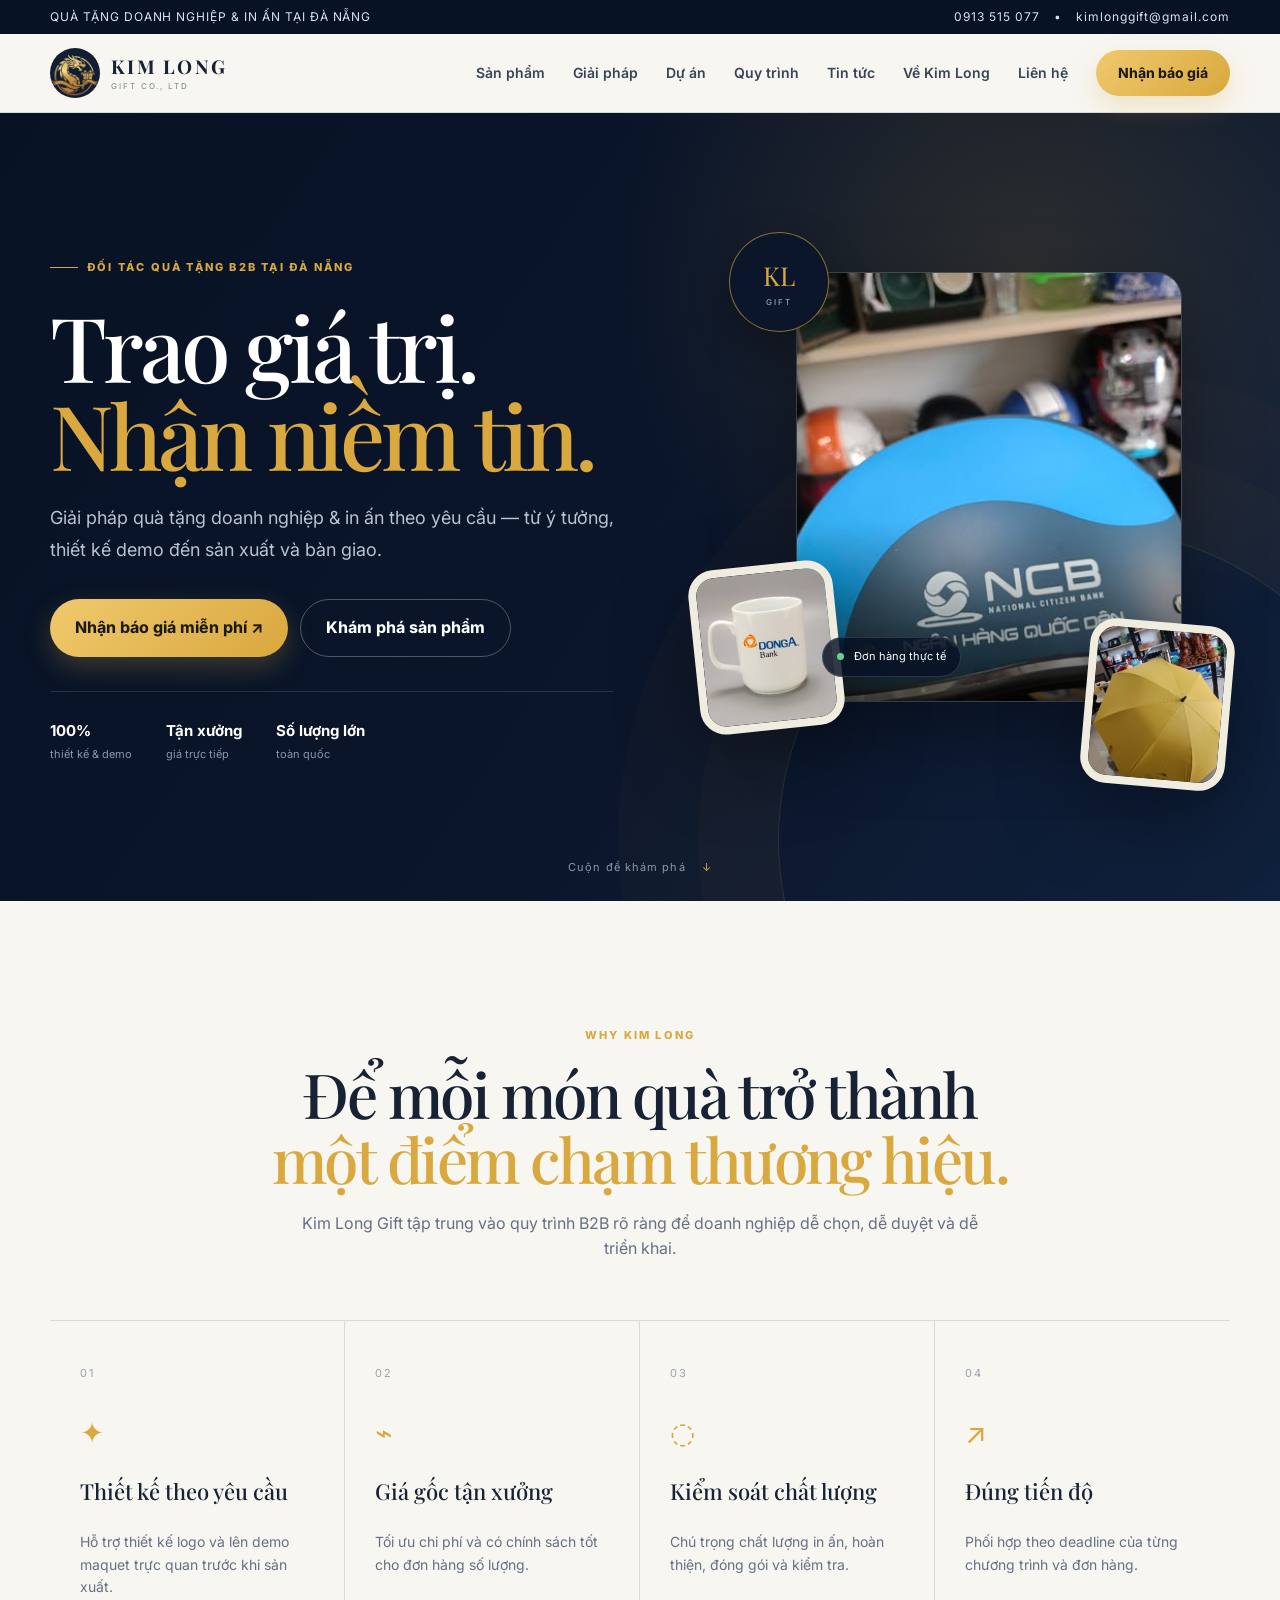
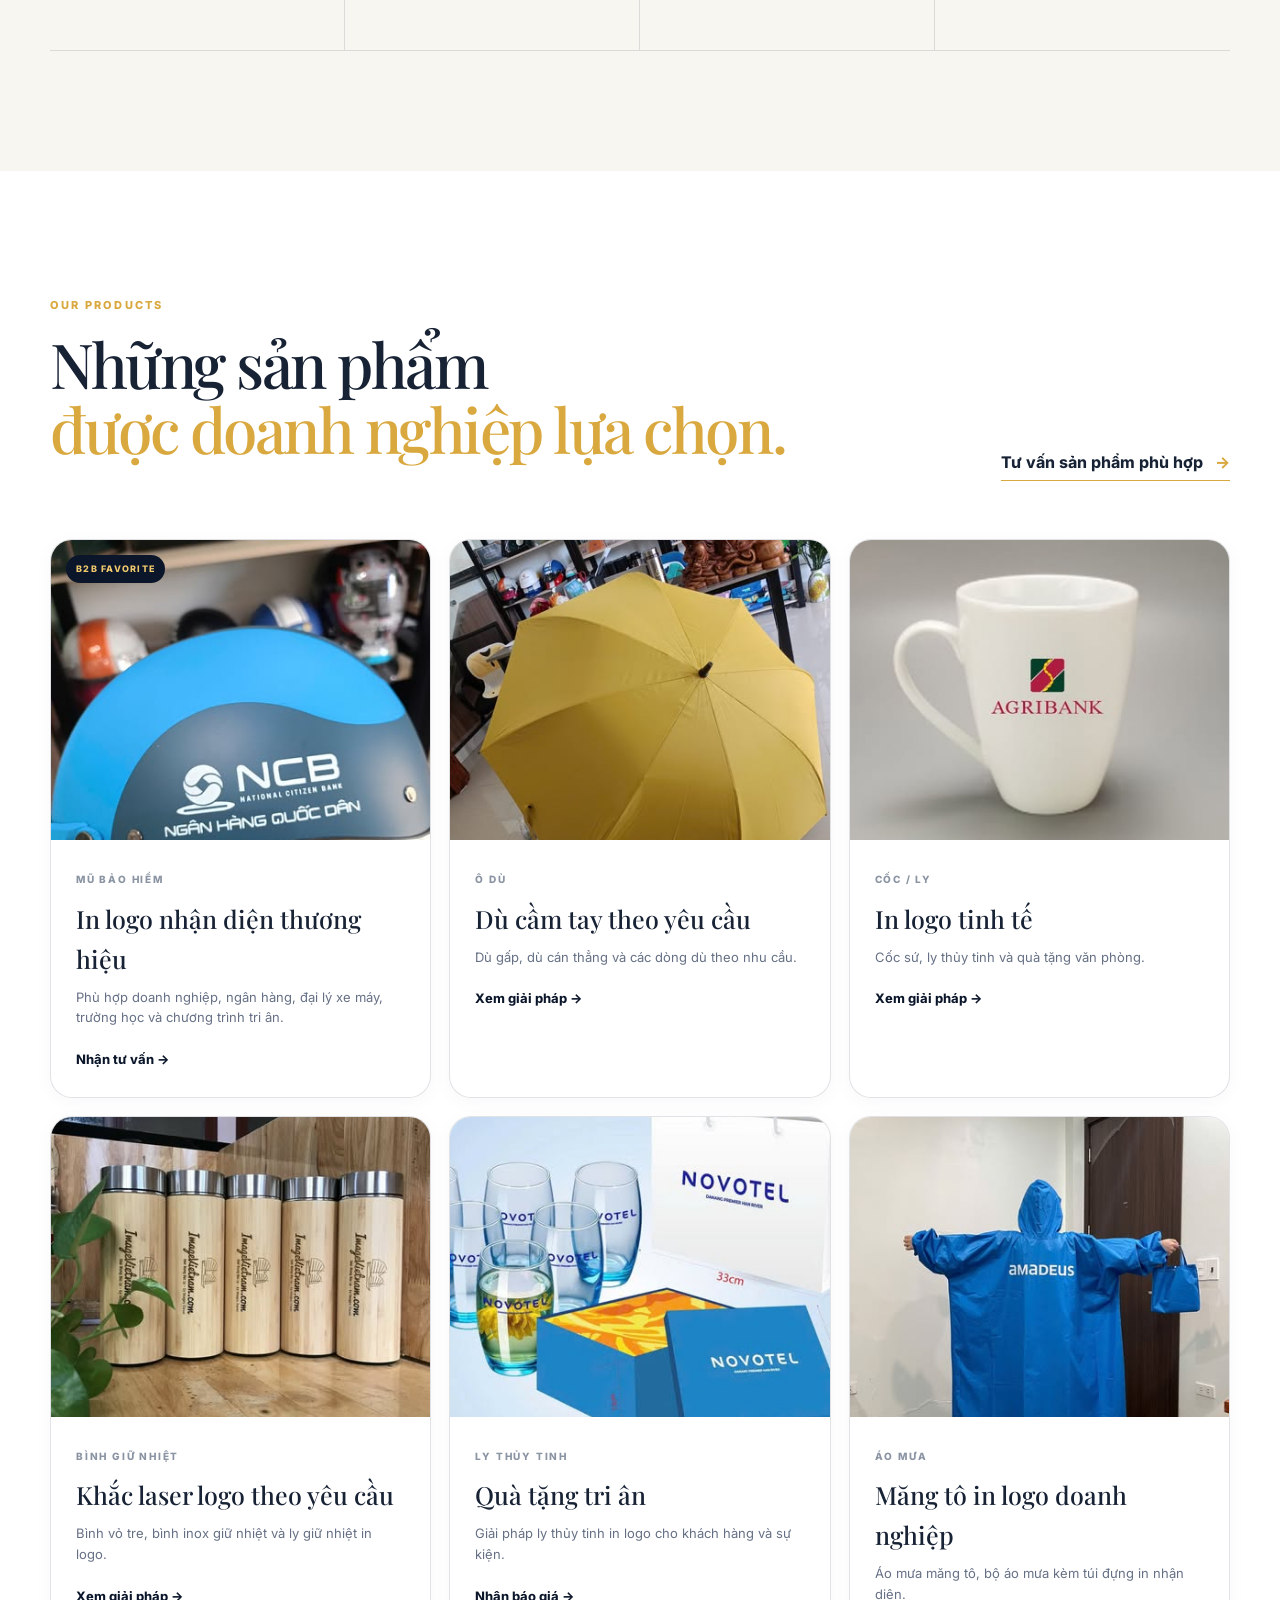
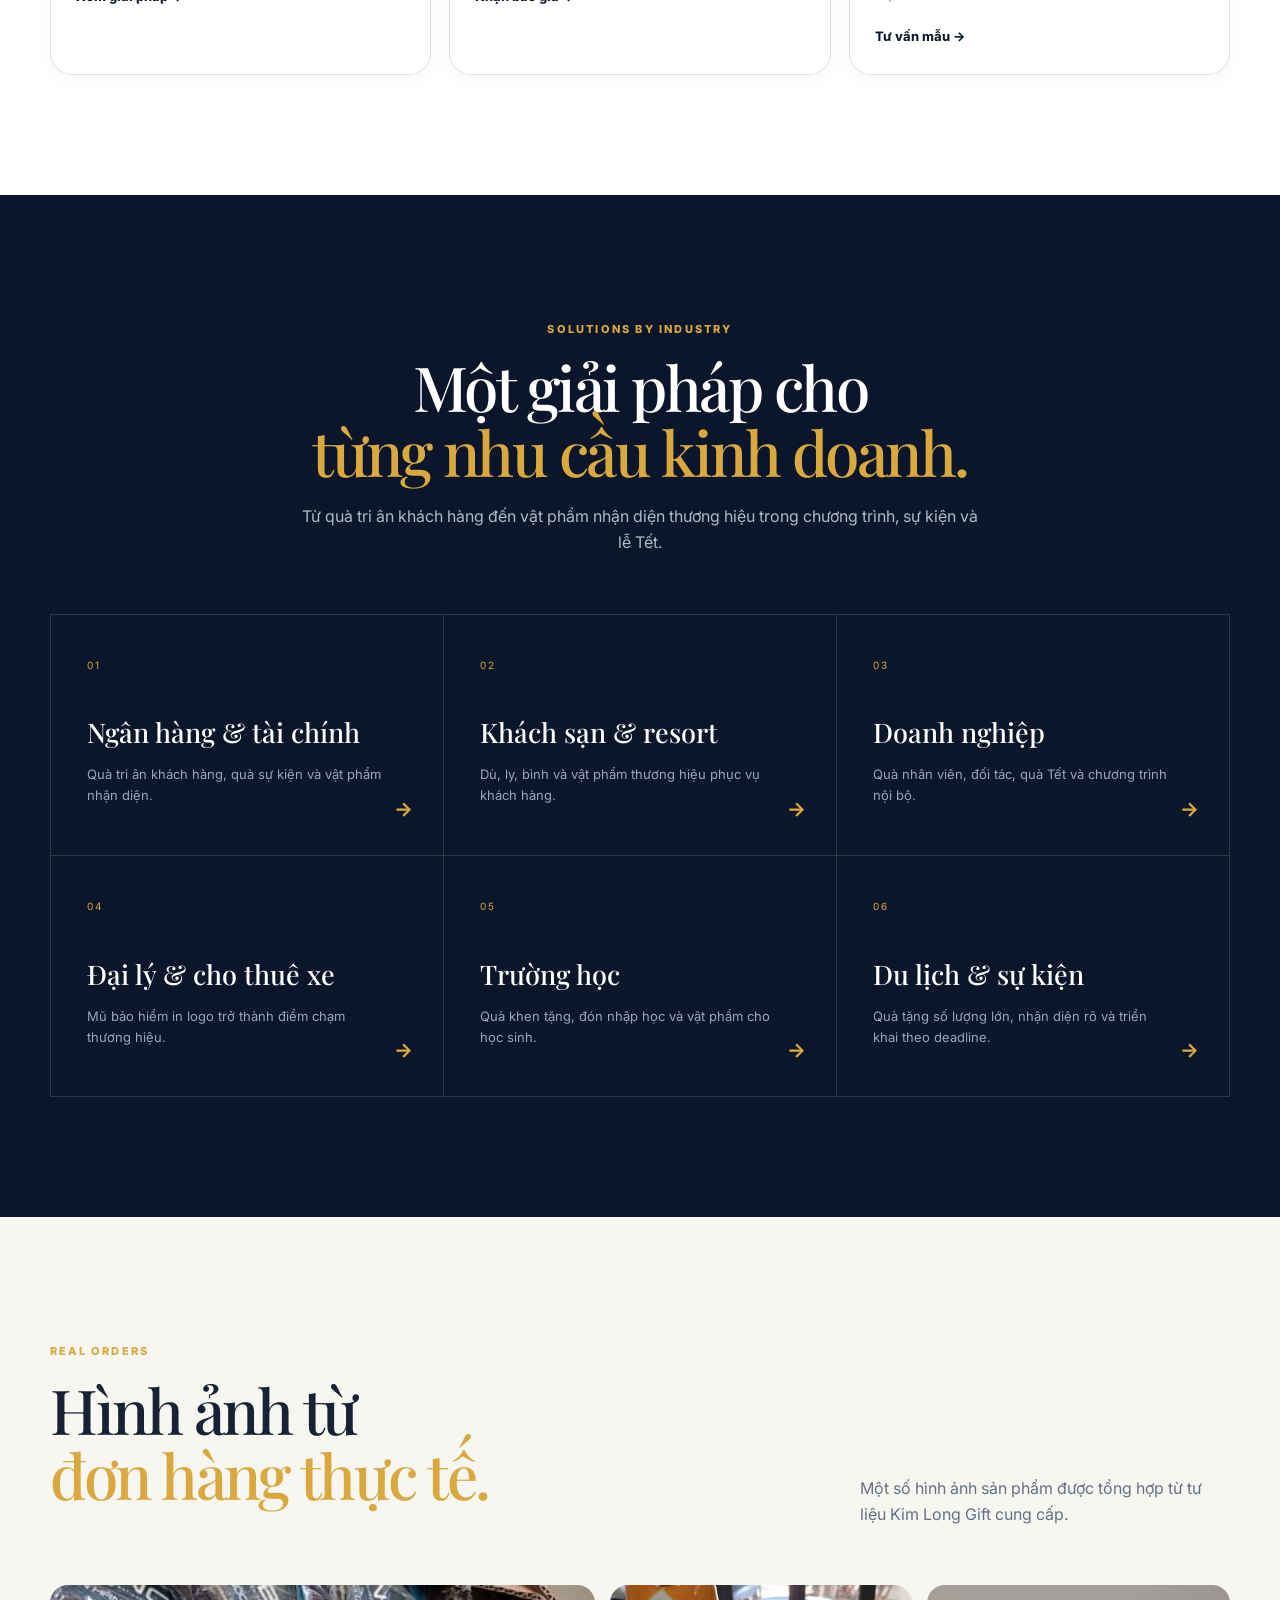
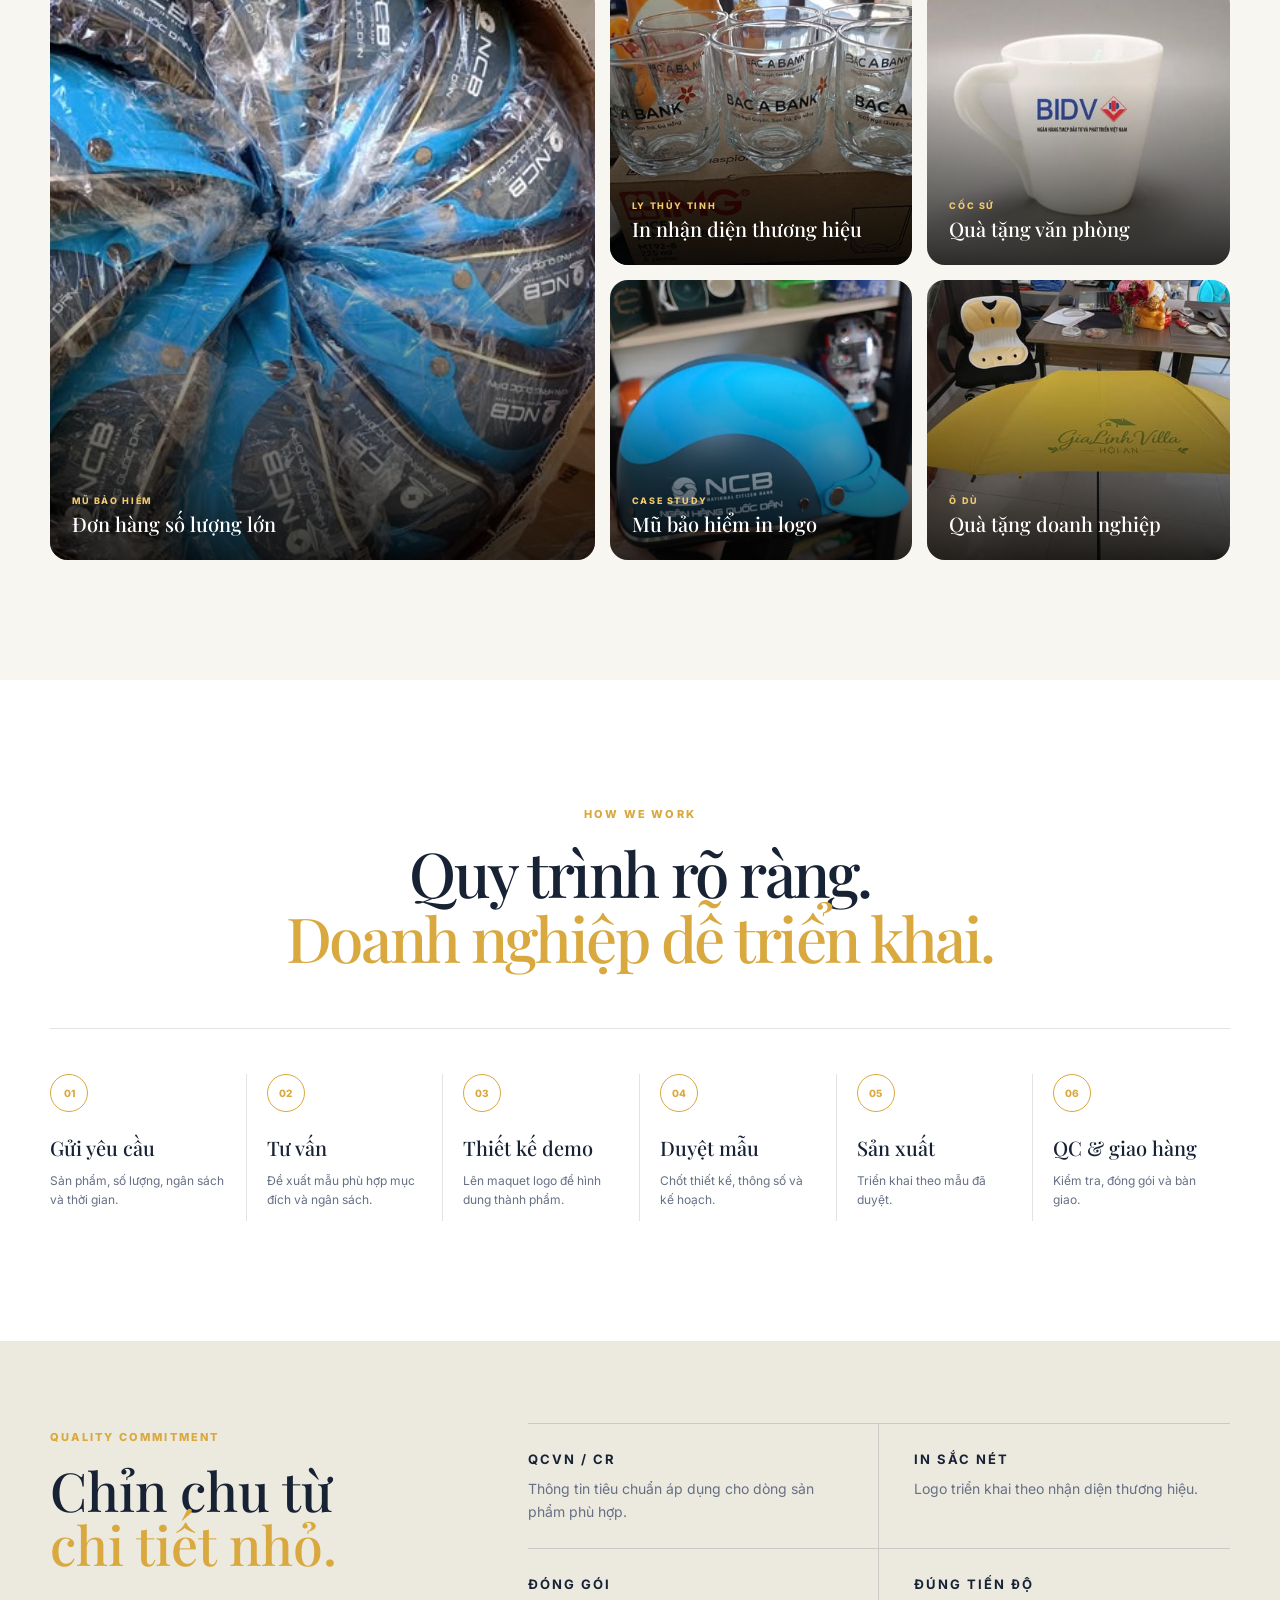
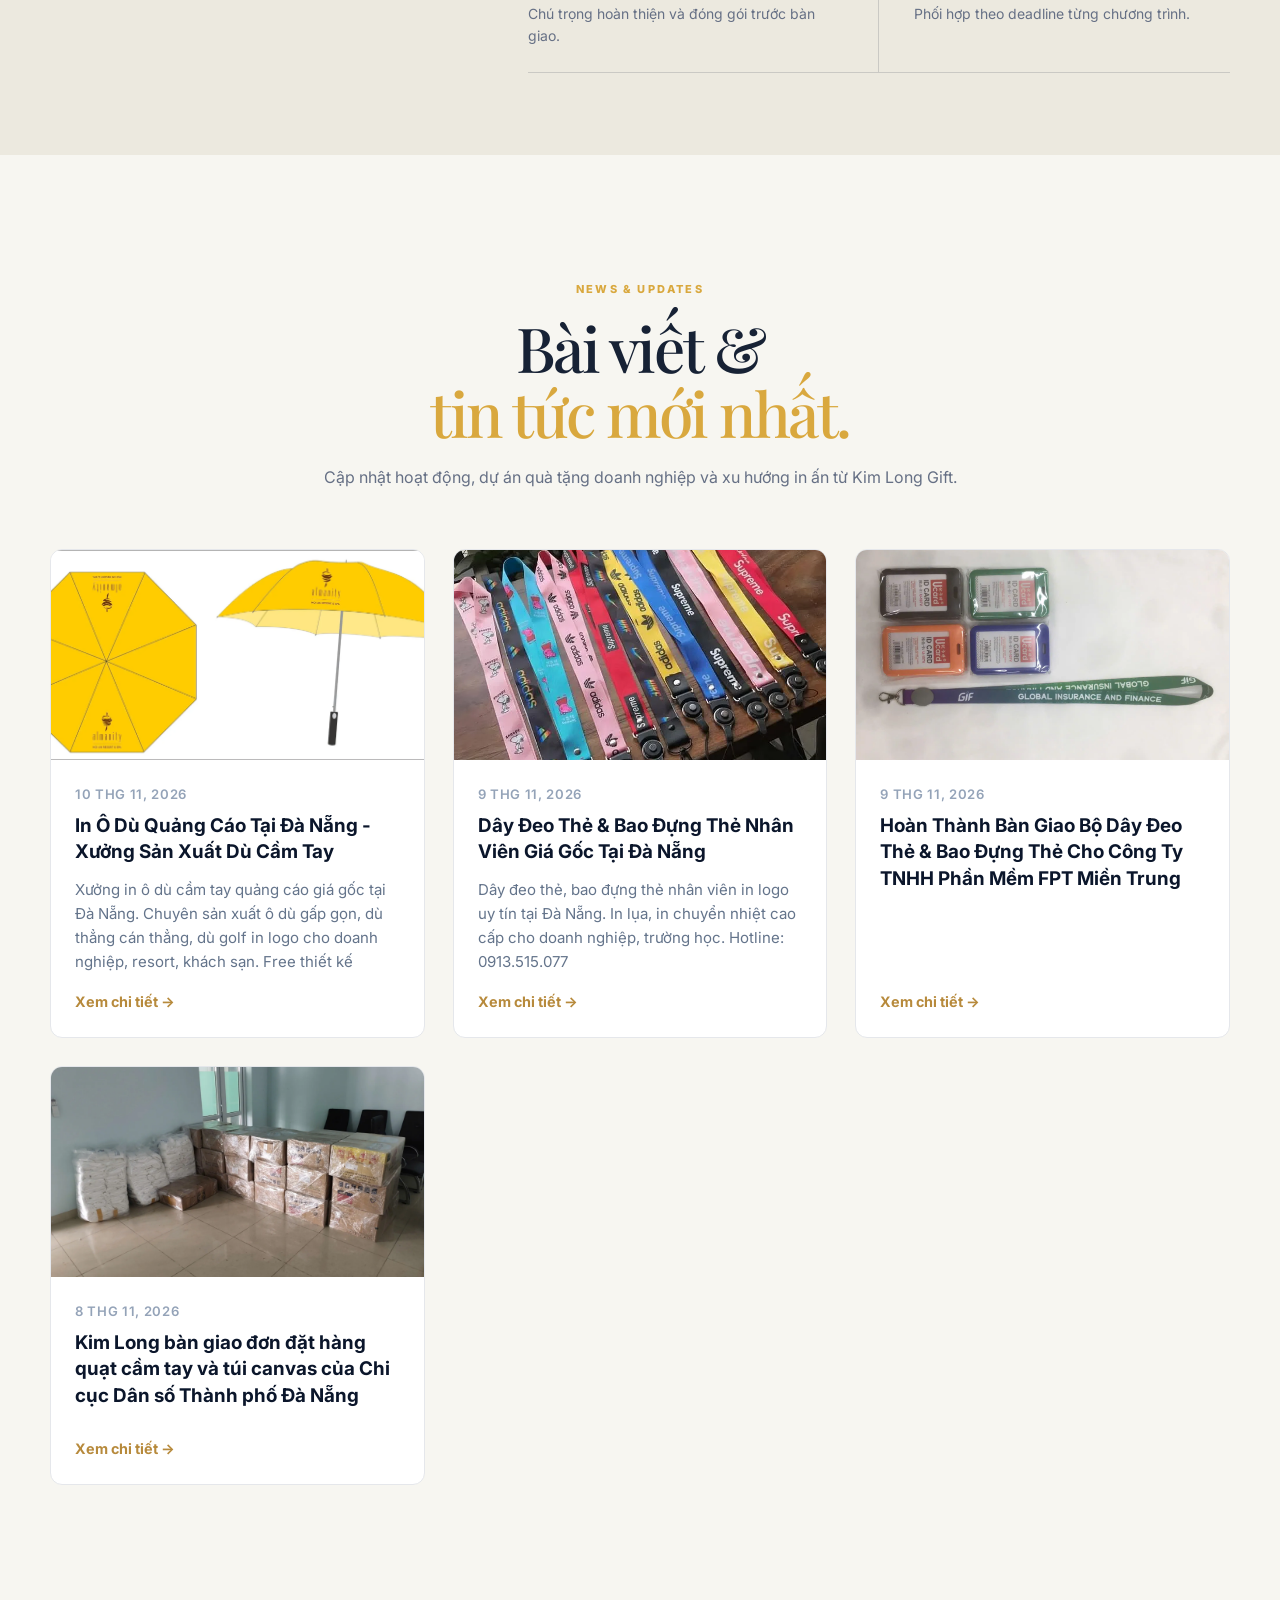
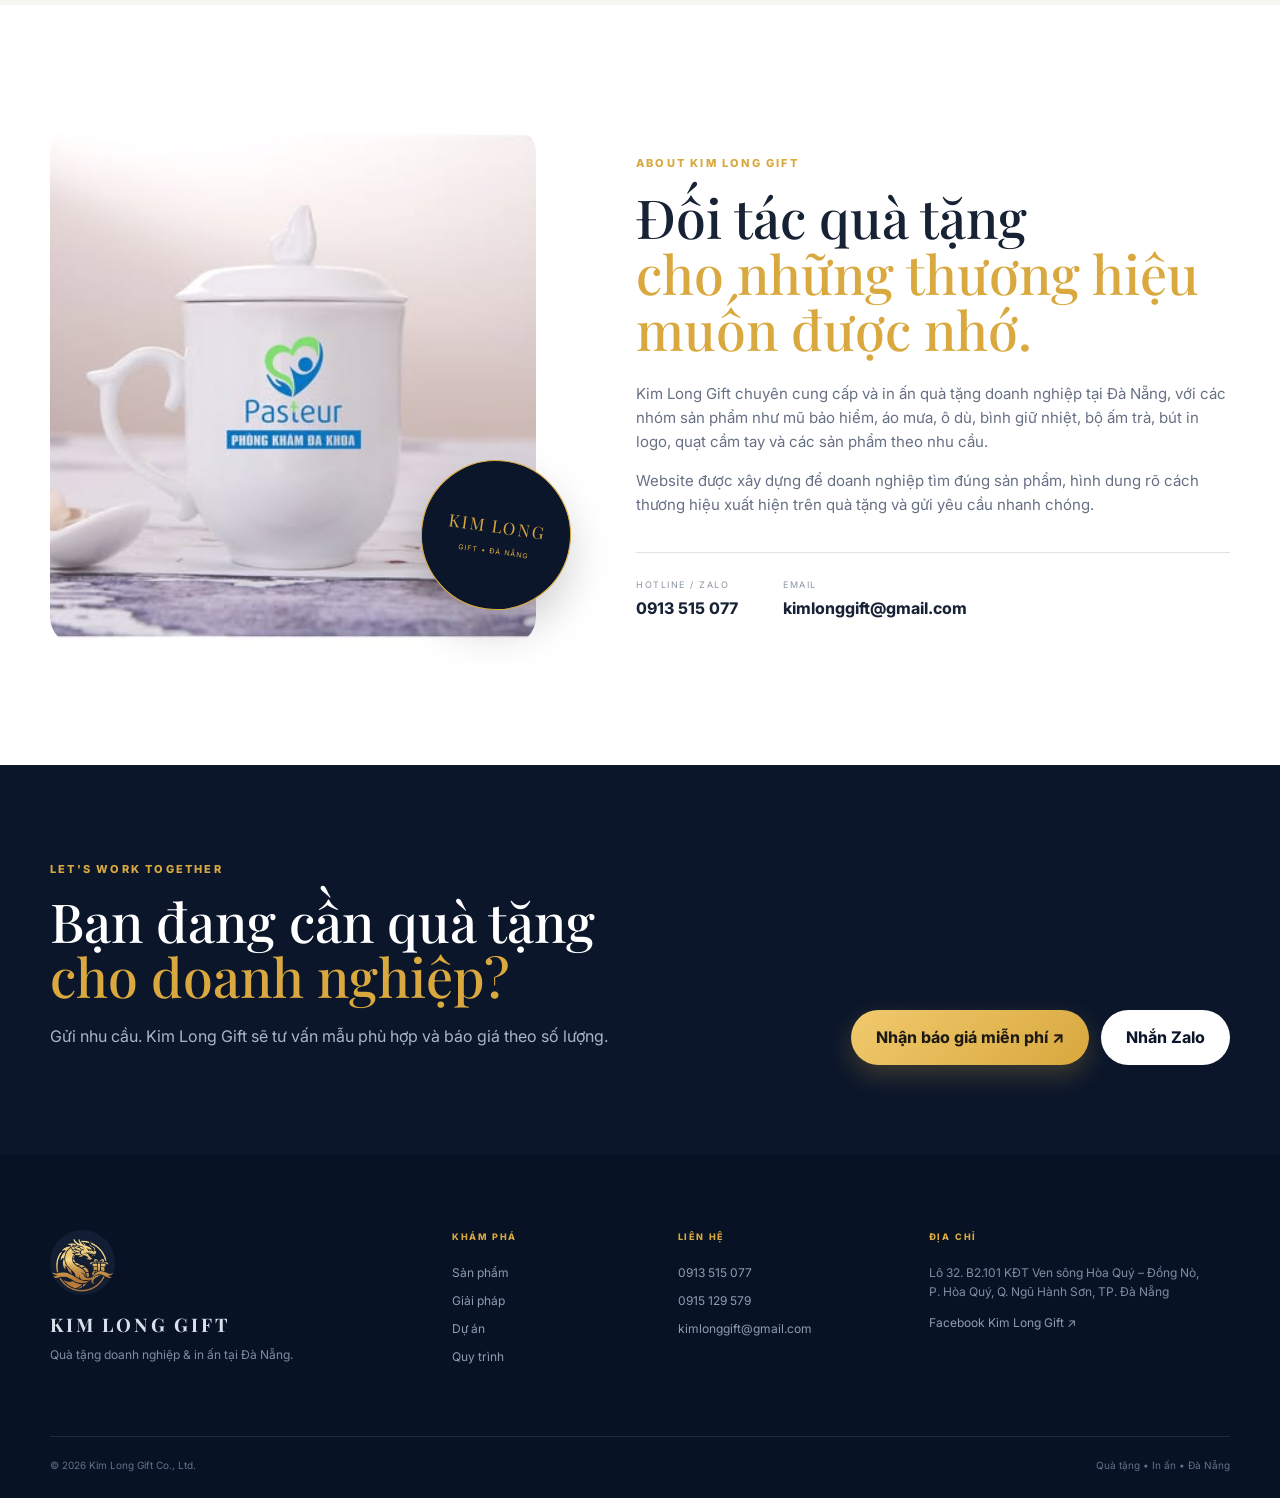
<file: index.html>
<!doctype html><html lang="vi"><head><meta charset="utf-8"><meta name="viewport" content="width=device-width,initial-scale=1"><meta name="theme-color" content="#0b162b"><meta name="description" content="Kim Long Gift – quà tặng doanh nghiệp và in ấn logo tại Đà Nẵng."><meta property="og:title" content="Kim Long Gift | Quà tặng doanh nghiệp & in ấn"><meta property="og:description" content="Giải pháp quà tặng doanh nghiệp từ tư vấn, thiết kế demo đến sản xuất và giao hàng."><title>Kim Long Gift | Quà tặng doanh nghiệp & in ấn Đà Nẵng</title><link rel="icon" href="assets/logo-mark.jpg"><link rel="preconnect" href="https://fonts.googleapis.com"><link rel="preconnect" href="https://fonts.gstatic.com" crossorigin><link rel="stylesheet" href="https://fonts.googleapis.com/css2?family=Playfair+Display:wght@400;500;600&family=Inter:wght@400;600;700;800&display=swap&subset=vietnamese,latin"><link rel="stylesheet" href="styles.css"><script src="https://identity.netlify.com/v1/netlify-identity-widget.js"></script></head><body><div class="topbar"><div class="container topbar-inner"><span>QUÀ TẶNG DOANH NGHIỆP & IN ẤN TẠI ĐÀ NẴNG</span><div class="top-links"><a href="tel:+84913515077">0913 515 077</a><span>•</span><a href="mailto:kimlonggift@gmail.com">kimlonggift@gmail.com</a></div></div></div><header class="site-header"><div class="container nav-wrap"><a class="brand" href="#home"><img src="assets/logo-mark.jpg" alt="Kim Long Gift" class="brand-logo"><div class="brand-copy"><strong>KIM LONG</strong><span>GIFT CO., LTD</span></div></a><button class="menu-toggle" aria-label="Mở menu" aria-expanded="false">☰</button><nav class="nav" id="nav"><a href="#products">Sản phẩm</a><a href="#solutions">Giải pháp</a><a href="#projects">Dự án</a><a href="#process">Quy trình</a><a href="#news">Tin tức</a><a href="#about">Về Kim Long</a><a href="#contact">Liên hệ</a><button class="btn btn-gold nav-cta" data-open-quote>Nhận báo giá</button></nav></div></header><main><section class="hero" id="home"><div class="container hero-grid"><div class="hero-copy reveal"><div class="eyebrow"><span></span> ĐỐI TÁC QUÀ TẶNG B2B TẠI ĐÀ NẴNG</div><h1>Trao giá trị.<br><em>Nhận niềm tin.</em></h1><p class="hero-lead">Giải pháp quà tặng doanh nghiệp & in ấn theo yêu cầu — từ ý tưởng, thiết kế demo đến sản xuất và bàn giao.</p><div class="hero-actions"><button class="btn btn-gold btn-lg" data-open-quote>Nhận báo giá miễn phí <span>↗</span></button><a class="btn btn-outline btn-lg" href="#products">Khám phá sản phẩm</a></div><div class="trust-row"><div><strong>100%</strong><span>thiết kế & demo</span></div><div><strong>Tận xưởng</strong><span>giá trực tiếp</span></div><div><strong>Số lượng lớn</strong><span>toàn quốc</span></div></div></div><div class="hero-showcase reveal"><div class="hero-card main-card"><img src="assets/helmet-ncb.jpg" alt="Mũ bảo hiểm nửa đầu in logo NCB - Ngân hàng Quốc Dân"><div class="floating-tag"><span class="dot"></span> Đơn hàng thực tế</div></div><div class="hero-card small-card small-one"><img src="assets/cup-donga.jpg" alt="Cốc sứ in logo DongA Bank"></div><div class="hero-card small-card small-two"><img src="assets/umbrella.jpg" alt="Ô dù cán thẳng in logo doanh nghiệp"></div><div class="seal"><span>KL</span><small>GIFT</small></div></div></div><a class="scroll-hint" href="#why">Cuộn để khám phá <span>↓</span></a></section><section class="section why" id="why"><div class="container"><div class="section-head centered reveal"><span class="section-kicker">WHY KIM LONG</span><h2>Để mỗi món quà trở thành<br><em>một điểm chạm thương hiệu.</em></h2><p>Kim Long Gift tập trung vào quy trình B2B rõ ràng để doanh nghiệp dễ chọn, dễ duyệt và dễ triển khai.</p></div><div class="feature-grid"><article class="feature-card reveal"><span class="feature-no">01</span><div class="feature-icon">✦</div><h3>Thiết kế theo yêu cầu</h3><p>Hỗ trợ thiết kế logo và lên demo maquet trực quan trước khi sản xuất.</p></article><article class="feature-card reveal"><span class="feature-no">02</span><div class="feature-icon">⌁</div><h3>Giá gốc tận xưởng</h3><p>Tối ưu chi phí và có chính sách tốt cho đơn hàng số lượng.</p></article><article class="feature-card reveal"><span class="feature-no">03</span><div class="feature-icon">◌</div><h3>Kiểm soát chất lượng</h3><p>Chú trọng chất lượng in ấn, hoàn thiện, đóng gói và kiểm tra.</p></article><article class="feature-card reveal"><span class="feature-no">04</span><div class="feature-icon">↗</div><h3>Đúng tiến độ</h3><p>Phối hợp theo deadline của từng chương trình và đơn hàng.</p></article></div></div></section><section class="section products" id="products"><div class="container"><div class="section-head row-head reveal"><div><span class="section-kicker">OUR PRODUCTS</span><h2>Những sản phẩm<br><em>được doanh nghiệp lựa chọn.</em></h2></div><a class="text-link" href="#contact">Tư vấn sản phẩm phù hợp <span>→</span></a></div><div class="product-grid"><article class="product-card product-feature reveal"><div class="product-image"><img src="assets/helmet-ncb.jpg" alt="Mũ bảo hiểm in logo"><span class="product-label">B2B FAVORITE</span></div><div class="product-body"><span>MŨ BẢO HIỂM</span><h3>In logo nhận diện thương hiệu</h3><p>Phù hợp doanh nghiệp, ngân hàng, đại lý xe máy, trường học và chương trình tri ân.</p><a href="#contact">Nhận tư vấn →</a></div></article><article class="product-card reveal"><div class="product-image"><img src="assets/umbrella.jpg" alt="Ô dù in logo"></div><div class="product-body"><span>Ô DÙ</span><h3>Dù cầm tay theo yêu cầu</h3><p>Dù gấp, dù cán thẳng và các dòng dù theo nhu cầu.</p><a href="#contact">Xem giải pháp →</a></div></article><article class="product-card reveal"><div class="product-image"><img src="assets/cup-agribank.jpg" alt="Cốc sứ in logo DongA Bank"></div><div class="product-body"><span>CỐC / LY</span><h3>In logo tinh tế</h3><p>Cốc sứ, ly thủy tinh và quà tặng văn phòng.</p><a href="#contact">Xem giải pháp →</a></div></article><article class="product-card reveal"><div class="product-image"><img src="assets/thermos.jpg" alt="Bình giữ nhiệt vỏ tre khắc laser logo doanh nghiệp"></div><div class="product-body"><span>BÌNH GIỮ NHIỆT</span><h3>Khắc laser logo theo yêu cầu</h3><p>Bình vỏ tre, bình inox giữ nhiệt và ly giữ nhiệt in logo.</p><a href="#contact">Xem giải pháp →</a></div></article><article class="product-card reveal"><div class="product-image"><img src="assets/glass.jpg" alt="Bộ ly thủy tinh in logo Bac A Bank"></div><div class="product-body"><span>LY THỦY TINH</span><h3>Quà tặng tri ân</h3><p>Giải pháp ly thủy tinh in logo cho khách hàng và sự kiện.</p><a href="#contact">Nhận báo giá →</a></div></article><article class="product-card reveal"><div class="product-image"><img src="assets/raincoat.jpg" alt="Áo mưa măng tô in logo doanh nghiệp"></div><div class="product-body"><span>ÁO MƯA</span><h3>Măng tô in logo doanh nghiệp</h3><p>Áo mưa măng tô, bộ áo mưa kèm túi đựng in nhận diện.</p><a href="#contact">Tư vấn mẫu →</a></div></article></div></div></section><section class="section dark solutions" id="solutions"><div class="container"><div class="section-head centered light reveal"><span class="section-kicker">SOLUTIONS BY INDUSTRY</span><h2>Một giải pháp cho<br><em>từng nhu cầu kinh doanh.</em></h2><p>Từ quà tri ân khách hàng đến vật phẩm nhận diện thương hiệu trong chương trình, sự kiện và lễ Tết.</p></div><div class="industry-grid"><article class="industry-card reveal"><span>01</span><h3>Ngân hàng & tài chính</h3><p>Quà tri ân khách hàng, quà sự kiện và vật phẩm nhận diện.</p><b>→</b></article><article class="industry-card reveal"><span>02</span><h3>Khách sạn & resort</h3><p>Dù, ly, bình và vật phẩm thương hiệu phục vụ khách hàng.</p><b>→</b></article><article class="industry-card reveal"><span>03</span><h3>Doanh nghiệp</h3><p>Quà nhân viên, đối tác, quà Tết và chương trình nội bộ.</p><b>→</b></article><article class="industry-card reveal"><span>04</span><h3>Đại lý & cho thuê xe</h3><p>Mũ bảo hiểm in logo trở thành điểm chạm thương hiệu.</p><b>→</b></article><article class="industry-card reveal"><span>05</span><h3>Trường học</h3><p>Quà khen tặng, đón nhập học và vật phẩm cho học sinh.</p><b>→</b></article><article class="industry-card reveal"><span>06</span><h3>Du lịch & sự kiện</h3><p>Quà tặng số lượng lớn, nhận diện rõ và triển khai theo deadline.</p><b>→</b></article></div></div></section><section class="section projects" id="projects"><div class="container"><div class="section-head row-head reveal"><div><span class="section-kicker">REAL ORDERS</span><h2>Hình ảnh từ<br><em>đơn hàng thực tế.</em></h2></div><p class="head-note">Một số hình ảnh sản phẩm được tổng hợp từ tư liệu Kim Long Gift cung cấp.</p></div><div class="project-mosaic"><div class="project large reveal"><img src="assets/helmets-bulk.jpg" alt="Thùng mũ bảo hiểm NCB đóng gói giao số lượng lớn"><div class="project-caption"><span>MŨ BẢO HIỂM</span><strong>Đơn hàng số lượng lớn</strong></div></div><div class="project reveal"><img src="assets/glass-logo.jpg" alt="Bộ ly thủy tinh in logo Bac A Bank"><div class="project-caption"><span>LY THỦY TINH</span><strong>In nhận diện thương hiệu</strong></div></div><div class="project reveal"><img src="assets/cup-bidv.jpg" alt="Cốc sứ in logo DongA Bank"><div class="project-caption"><span>CỐC SỨ</span><strong>Quà tặng văn phòng</strong></div></div><div class="project reveal"><img src="assets/helmet-ncb-2.jpg" alt="Mũ bảo hiểm in logo NCB - góc nghiêng"><div class="project-caption"><span>CASE STUDY</span><strong>Mũ bảo hiểm in logo</strong></div></div><div class="project reveal"><img src="assets/umbrella-yellow.jpg" alt="Ô dù gấp in logo Gia Linh Villa Hội An"><div class="project-caption"><span>Ô DÙ</span><strong>Quà tặng doanh nghiệp</strong></div></div></div></div></section><section class="section process" id="process"><div class="container"><div class="section-head centered reveal"><span class="section-kicker">HOW WE WORK</span><h2>Quy trình rõ ràng.<br><em>Doanh nghiệp dễ triển khai.</em></h2></div><div class="process-line"><div class="process-step reveal"><span>01</span><h3>Gửi yêu cầu</h3><p>Sản phẩm, số lượng, ngân sách và thời gian.</p></div><div class="process-step reveal"><span>02</span><h3>Tư vấn</h3><p>Đề xuất mẫu phù hợp mục đích và ngân sách.</p></div><div class="process-step reveal"><span>03</span><h3>Thiết kế demo</h3><p>Lên maquet logo để hình dung thành phẩm.</p></div><div class="process-step reveal"><span>04</span><h3>Duyệt mẫu</h3><p>Chốt thiết kế, thông số và kế hoạch.</p></div><div class="process-step reveal"><span>05</span><h3>Sản xuất</h3><p>Triển khai theo mẫu đã duyệt.</p></div><div class="process-step reveal"><span>06</span><h3>QC & giao hàng</h3><p>Kiểm tra, đóng gói và bàn giao.</p></div></div></div></section><section class="quality-band"><div class="container quality-grid"><div class="quality-intro reveal"><span class="section-kicker">QUALITY COMMITMENT</span><h2>Chỉn chu từ<br><em>chi tiết nhỏ.</em></h2></div><div class="quality-items"><div class="quality-item reveal"><strong>QCVN / CR</strong><span>Thông tin tiêu chuẩn áp dụng cho dòng sản phẩm phù hợp.</span></div><div class="quality-item reveal"><strong>IN SẮC NÉT</strong><span>Logo triển khai theo nhận diện thương hiệu.</span></div><div class="quality-item reveal"><strong>ĐÓNG GÓI</strong><span>Chú trọng hoàn thiện và đóng gói trước bàn giao.</span></div><div class="quality-item reveal"><strong>ĐÚNG TIẾN ĐỘ</strong><span>Phối hợp theo deadline từng chương trình.</span></div></div></div></section><section class="section news" id="news">
  <div class="container">
    <div class="section-head centered reveal">
      <span class="section-kicker">NEWS & UPDATES</span>
      <h2>Bài viết &amp;<br><em>tin tức mới nhất.</em></h2>
      <p>Cập nhật hoạt động, dự án quà tặng doanh nghiệp và xu hướng in ấn từ Kim Long Gift.</p>
    </div>
    <div class="news-grid" id="newsList">
      <!-- Dynamic posts loaded via script.js -->
    </div>
  </div>
</section><section class="section about" id="about"><div class="container about-grid"><div class="about-visual reveal"><div class="about-image"><img src="assets/about.jpg" alt="Cốc sứ có nắp in logo Pasteur - quà tặng doanh nghiệp Kim Long Gift"></div><div class="about-stamp"><span>KIM LONG</span><small>GIFT • ĐÀ NẴNG</small></div></div><div class="about-copy reveal"><span class="section-kicker">ABOUT KIM LONG GIFT</span><h2>Đối tác quà tặng<br><em>cho những thương hiệu muốn được nhớ.</em></h2><p>Kim Long Gift chuyên cung cấp và in ấn quà tặng doanh nghiệp tại Đà Nẵng, với các nhóm sản phẩm như mũ bảo hiểm, áo mưa, ô dù, bình giữ nhiệt, bộ ấm trà, bút in logo, quạt cầm tay và các sản phẩm theo nhu cầu.</p><p>Website được xây dựng để doanh nghiệp tìm đúng sản phẩm, hình dung rõ cách thương hiệu xuất hiện trên quà tặng và gửi yêu cầu nhanh chóng.</p><div class="about-contact"><div><span>HOTLINE / ZALO</span><a href="tel:+84913515077">0913 515 077</a></div><div><span>EMAIL</span><a href="mailto:kimlonggift@gmail.com">kimlonggift@gmail.com</a></div></div></div></div></section><section class="cta" id="contact"><div class="container cta-inner reveal"><div><span class="section-kicker">LET'S WORK TOGETHER</span><h2>Bạn đang cần quà tặng<br><em>cho doanh nghiệp?</em></h2><p>Gửi nhu cầu. Kim Long Gift sẽ tư vấn mẫu phù hợp và báo giá theo số lượng.</p></div><div class="cta-actions"><button class="btn btn-gold btn-lg" data-open-quote>Nhận báo giá miễn phí ↗</button><a class="btn btn-light btn-lg" href="https://zalo.me/0913515077" target="_blank" rel="noopener">Nhắn Zalo</a></div></div></section></main><footer class="footer"><div class="container footer-grid"><div class="footer-brand"><img src="assets/logo-mark.jpg" alt="Kim Long Gift"><h3>KIM LONG GIFT</h3><p>Quà tặng doanh nghiệp & in ấn tại Đà Nẵng.</p></div><div><span class="footer-title">KHÁM PHÁ</span><a href="#products">Sản phẩm</a><a href="#solutions">Giải pháp</a><a href="#projects">Dự án</a><a href="#process">Quy trình</a></div><div><span class="footer-title">LIÊN HỆ</span><a href="tel:+84913515077">0913 515 077</a><a href="tel:+84915129579">0915 129 579</a><a href="mailto:kimlonggift@gmail.com">kimlonggift@gmail.com</a></div><div><span class="footer-title">ĐỊA CHỈ</span><p>Lô 32. B2.101 KĐT Ven sông Hòa Quý – Đồng Nò, P. Hòa Quý, Q. Ngũ Hành Sơn, TP. Đà Nẵng</p><a href="https://www.facebook.com/kimlonggift" target="_blank" rel="noopener">Facebook Kim Long Gift ↗</a></div></div><div class="container footer-bottom"><span>© 2026 Kim Long Gift Co., Ltd.</span><span>Quà tặng • In ấn • Đà Nẵng</span></div></footer><div class="mobile-bar"><a href="tel:+84913515077">☎ Gọi ngay</a><a href="https://zalo.me/0913515077" target="_blank" rel="noopener">Zalo</a><button data-open-quote>Báo giá</button></div><div class="modal" id="quoteModal" aria-hidden="true"><div class="modal-backdrop" data-close-quote></div><div class="modal-panel"><button class="modal-close" data-close-quote aria-label="Đóng">×</button><span class="section-kicker">NHẬN BÁO GIÁ</span><h2>Hãy cho Kim Long biết<br><em>bạn đang cần gì.</em></h2><form id="quoteForm"><div class="form-grid"><label>Họ tên *<input name="name" required placeholder="Nguyễn Văn A"></label><label>Công ty<input name="company" placeholder="Tên doanh nghiệp"></label></div><div class="form-grid"><label>Số điện thoại *<input name="phone" required type="tel" placeholder="09xx xxx xxx"></label><label>Sản phẩm cần tìm<select name="product"><option>Mũ bảo hiểm</option><option>Ô / dù</option><option>Cốc / ly</option><option>Bình giữ nhiệt</option><option>Bút quà tặng</option><option>Sản phẩm khác</option></select></label></div><div class="form-grid"><label>Số lượng dự kiến<input name="quantity" placeholder="Ví dụ: 500 sản phẩm"></label><label>Thời gian cần hàng<input name="deadline" placeholder="Ví dụ: 20/10/2026"></label></div><label>Ghi chú<textarea name="note" rows="3" placeholder="Màu sắc, logo, ngân sách hoặc yêu cầu đặc biệt..."></textarea></label><button class="btn btn-gold btn-lg full" type="submit">Gửi yêu cầu qua email ↗</button></form></div></div><script src="script.js"></script><script>
  if (window.netlifyIdentity) {
    window.netlifyIdentity.on("init", user => {
      if (!user) {
        window.netlifyIdentity.on("login", () => {
          document.location.href = "/admin/";
        });
      }
    });
  }
</script></body></html>
</file>
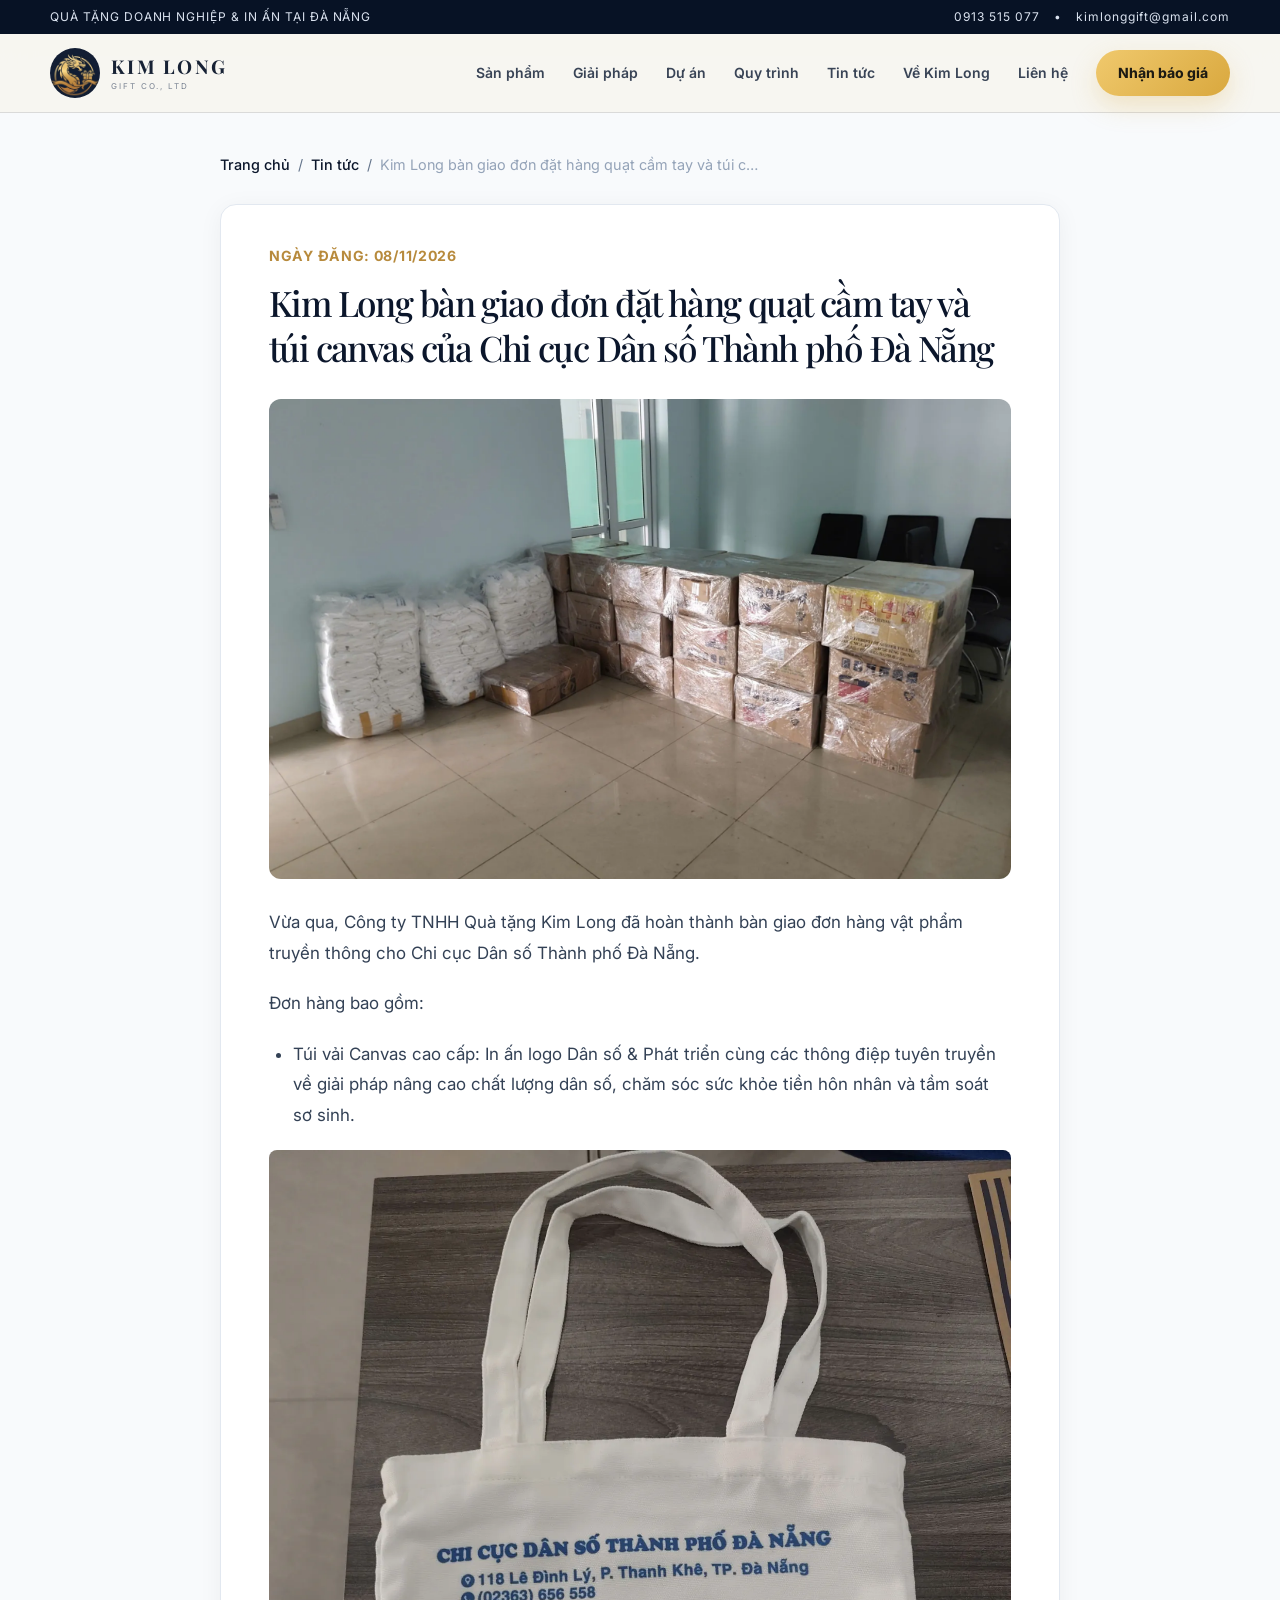
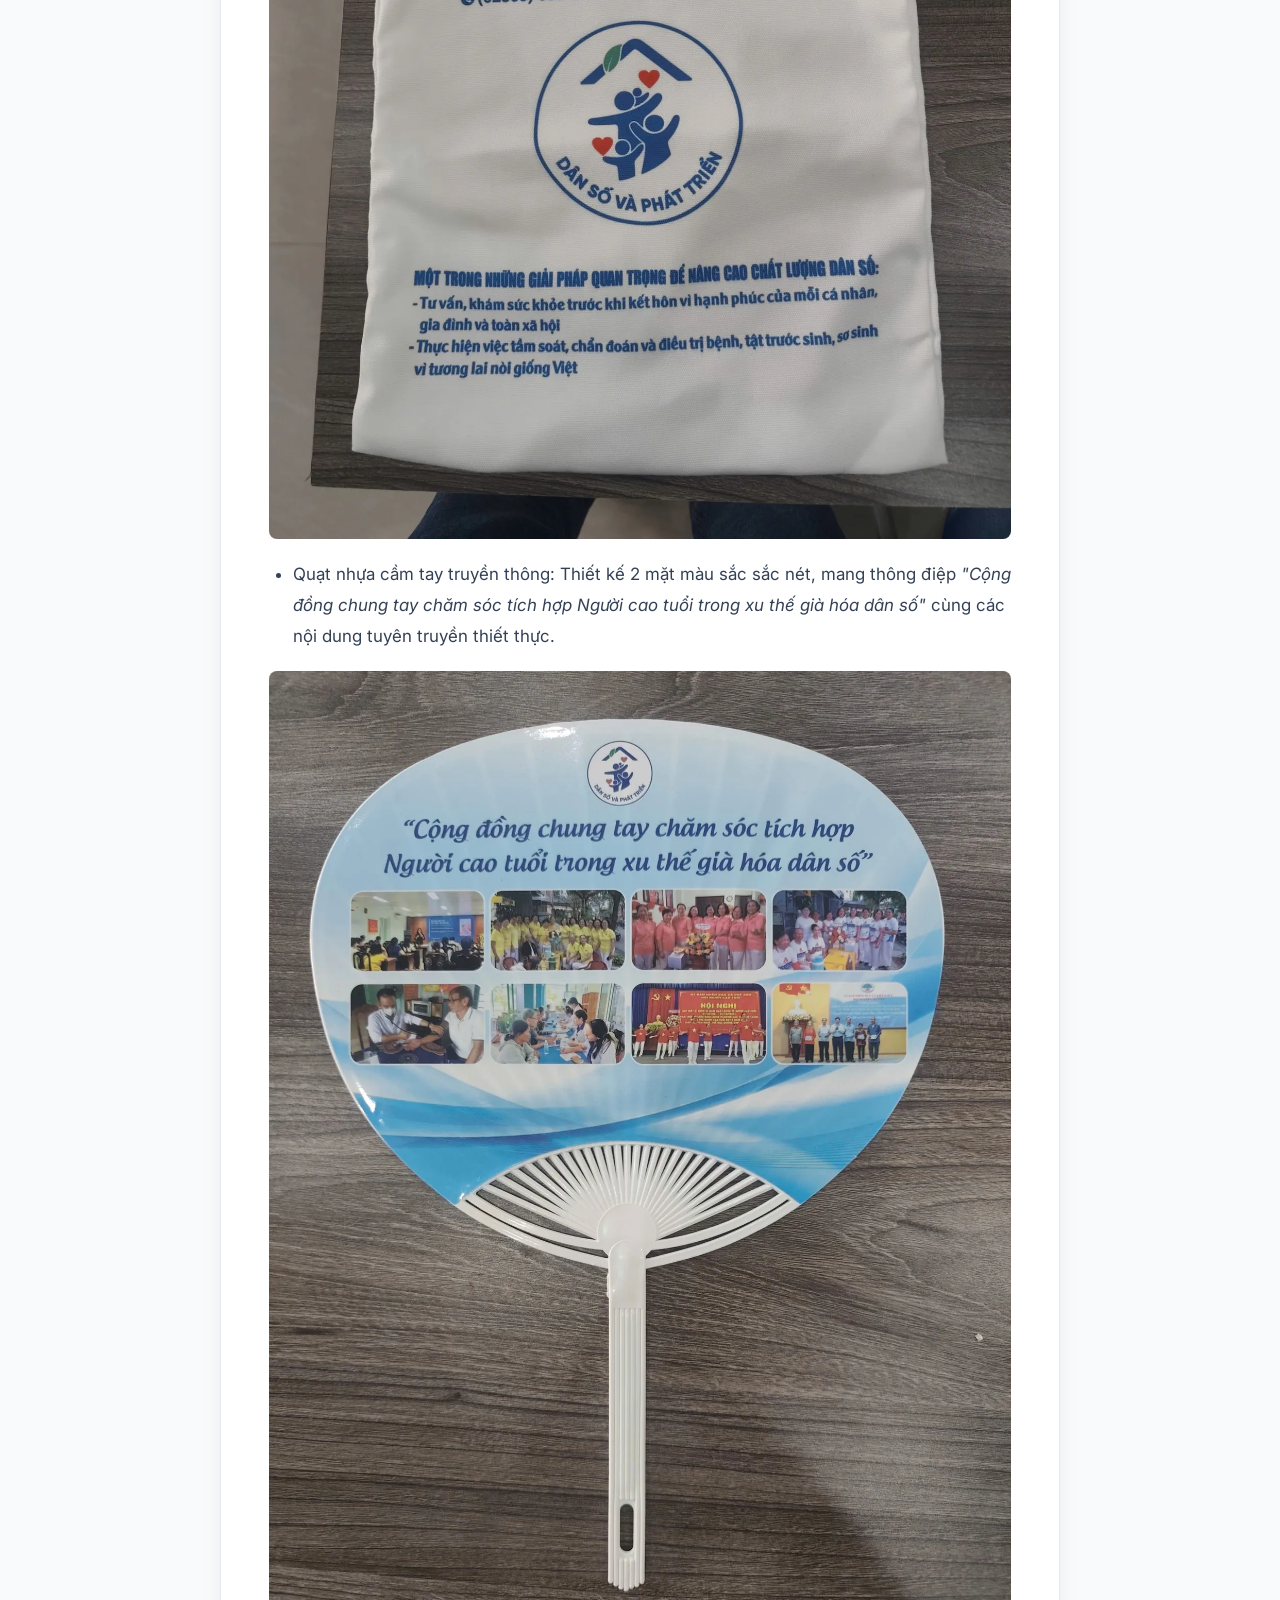
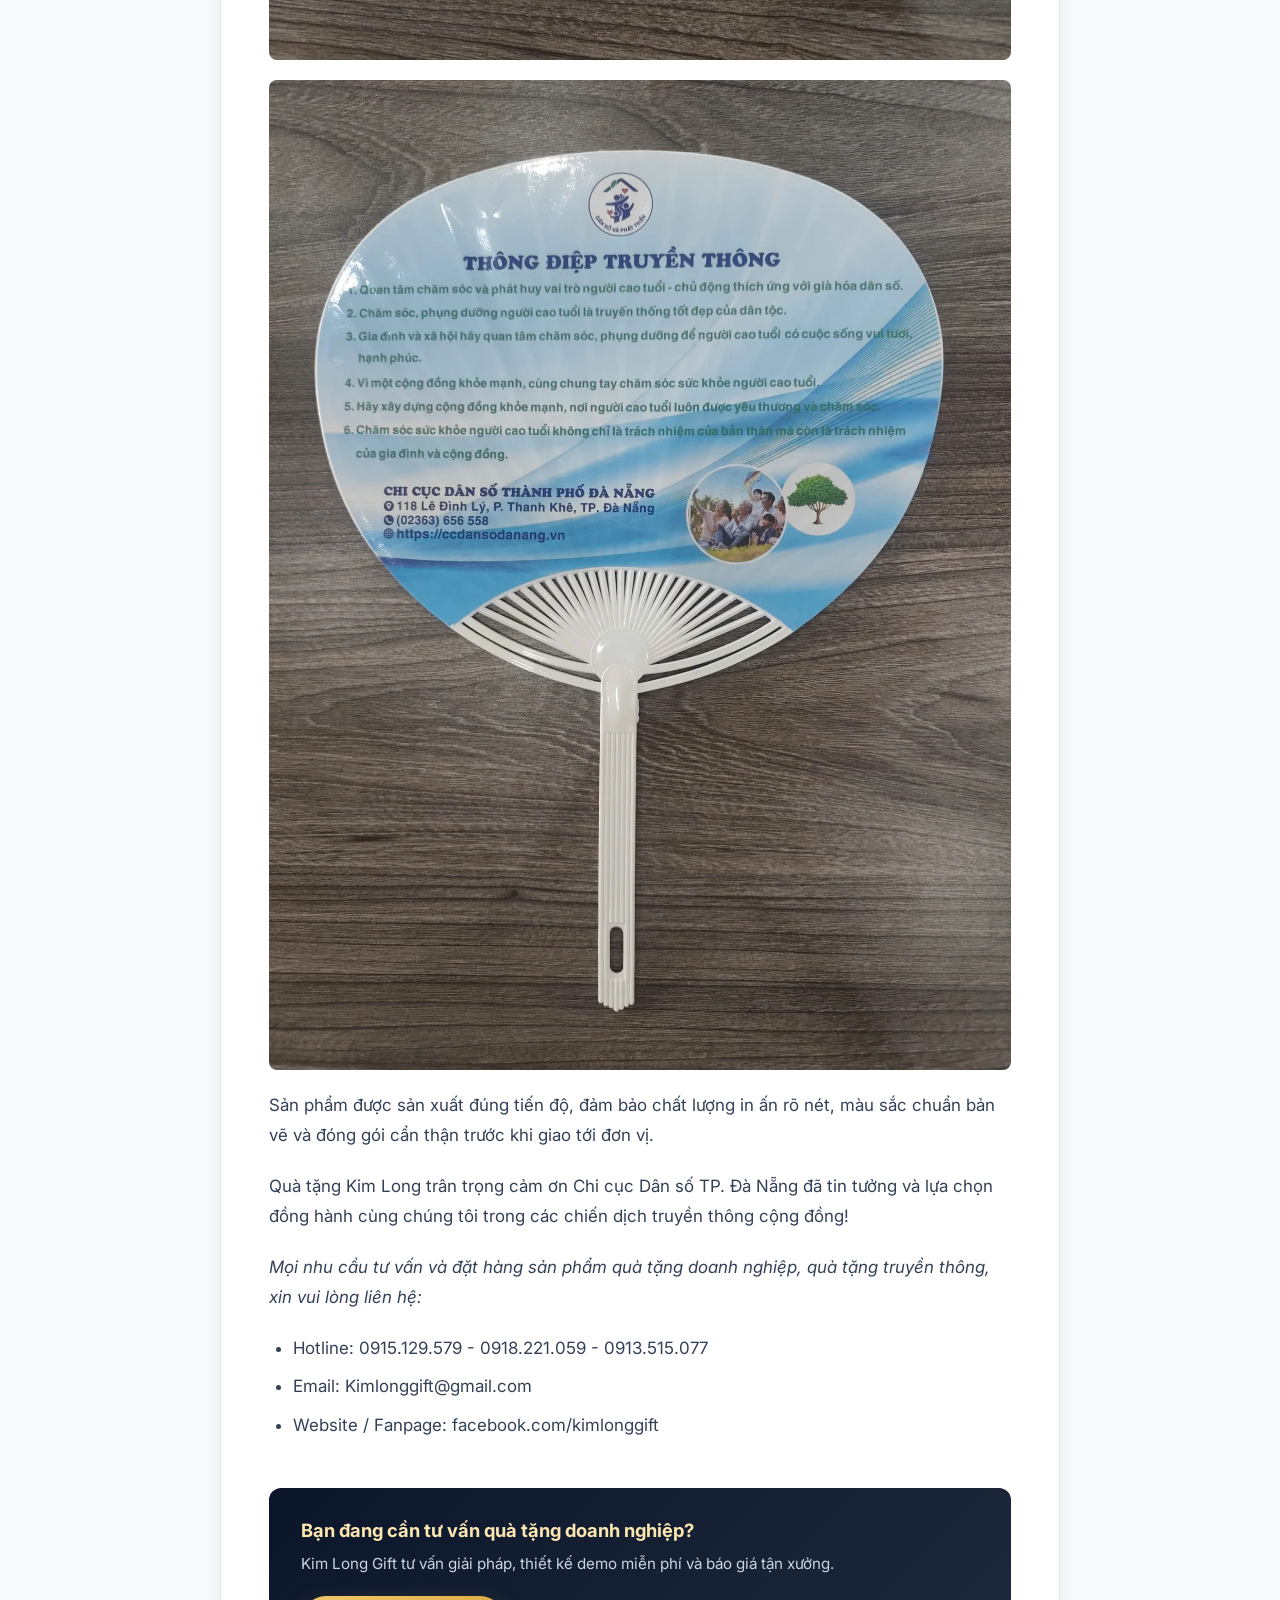
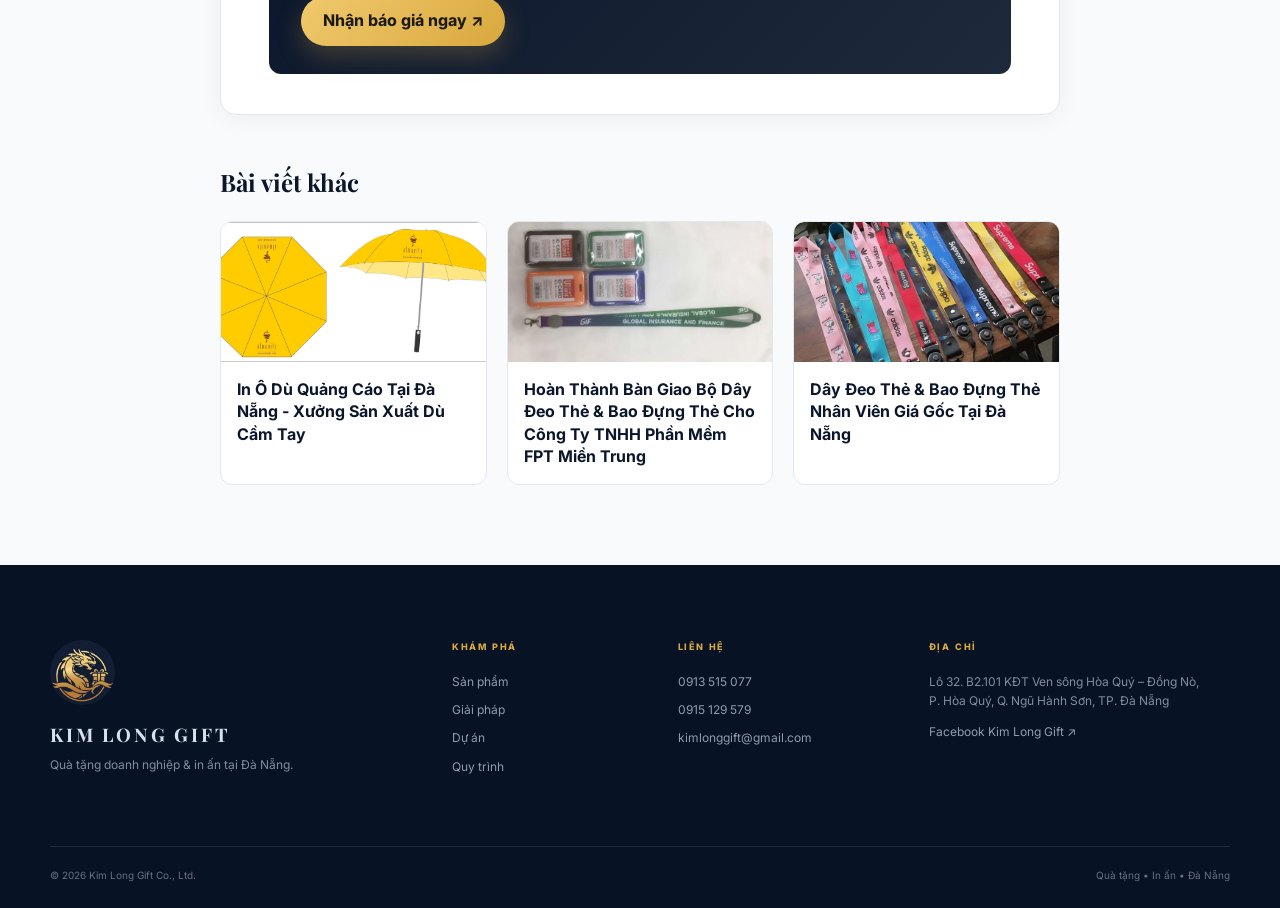
<file: bai-viet/2026-11-07-kim-long-vừa-ra-mắt-sản-phẩm-mới.html>
<!doctype html>
<html lang="vi">
<head>
  <meta charset="utf-8">
  <meta name="viewport" content="width=device-width,initial-scale=1">
  <meta name="theme-color" content="#0b162b">
  
  <title>Kim Long bàn giao đơn đặt hàng quạt cầm tay và túi canvas của Chi cục Dân số Thành phố Đà Nẵng | Kim Long Gift Đà Nẵng</title>
  <meta name="description" content="Vừa qua, Công ty TNHH Quà tặng Kim Long đã hoàn thành bàn giao đơn hàng vật phẩm truyền thông cho Chi cục Dân số Thành phố Đà Nẵng.  Đơn hàng bao gồm:  * Túi vả">
  <link rel="canonical" href="https://quatangdoanhnghiepdanang.com/bai-viet/2026-11-07-kim-long-vừa-ra-mắt-sản-phẩm-mới.html">
  
  <!-- Open Graph / Facebook -->
  <meta property="og:type" content="article">
  <meta property="og:url" content="https://quatangdoanhnghiepdanang.com/bai-viet/2026-11-07-kim-long-vừa-ra-mắt-sản-phẩm-mới.html">
  <meta property="og:title" content="Kim Long bàn giao đơn đặt hàng quạt cầm tay và túi canvas của Chi cục Dân số Thành phố Đà Nẵng | Kim Long Gift Đà Nẵng">
  <meta property="og:description" content="Vừa qua, Công ty TNHH Quà tặng Kim Long đã hoàn thành bàn giao đơn hàng vật phẩm truyền thông cho Chi cục Dân số Thành phố Đà Nẵng.  Đơn hàng bao gồm:  * Túi vả">
  <meta property="og:image" content="https://quatangdoanhnghiepdanang.com/assets/uploads/1794190518612_1563194134569779506_5902207542624164971_839ed7ef281dc1e8dda35bbfaa832363.webp">
  
  <!-- Twitter -->
  <meta property="twitter:card" content="summary_large_image">
  <meta property="twitter:url" content="https://quatangdoanhnghiepdanang.com/bai-viet/2026-11-07-kim-long-vừa-ra-mắt-sản-phẩm-mới.html">
  <meta property="twitter:title" content="Kim Long bàn giao đơn đặt hàng quạt cầm tay và túi canvas của Chi cục Dân số Thành phố Đà Nẵng | Kim Long Gift Đà Nẵng">
  <meta property="twitter:description" content="Vừa qua, Công ty TNHH Quà tặng Kim Long đã hoàn thành bàn giao đơn hàng vật phẩm truyền thông cho Chi cục Dân số Thành phố Đà Nẵng.  Đơn hàng bao gồm:  * Túi vả">
  <meta property="twitter:image" content="https://quatangdoanhnghiepdanang.com/assets/uploads/1794190518612_1563194134569779506_5902207542624164971_839ed7ef281dc1e8dda35bbfaa832363.webp">

  <link rel="icon" href="/assets/logo-mark.jpg">
  <link rel="preconnect" href="https://fonts.googleapis.com">
  <link rel="preconnect" href="https://fonts.gstatic.com" crossorigin>
  <link rel="stylesheet" href="https://fonts.googleapis.com/css2?family=Playfair+Display:wght@400;500;600&family=Inter:wght@400;600;700;800&display=swap&subset=vietnamese,latin">
  <link rel="stylesheet" href="/styles.css">
  
  <!-- Schema.org JSON-LD -->
  <script type="application/ld+json">
  {
  "@context": "https://schema.org",
  "@type": "BlogPosting",
  "headline": "Kim Long bàn giao đơn đặt hàng quạt cầm tay và túi canvas của Chi cục Dân số Thành phố Đà Nẵng",
  "description": "Vừa qua, Công ty TNHH Quà tặng Kim Long đã hoàn thành bàn giao đơn hàng vật phẩm truyền thông cho Chi cục Dân số Thành phố Đà Nẵng.  Đơn hàng bao gồm:  * Túi vả",
  "mainEntityOfPage": {
    "@type": "WebPage",
    "@id": "https://quatangdoanhnghiepdanang.com/bai-viet/2026-11-07-kim-long-vừa-ra-mắt-sản-phẩm-mới.html"
  },
  "publisher": {
    "@type": "Organization",
    "name": "Kim Long Gift",
    "logo": {
      "@type": "ImageObject",
      "url": "https://quatangdoanhnghiepdanang.com/assets/logo-mark.jpg"
    }
  },
  "image": "https://quatangdoanhnghiepdanang.com/assets/uploads/1794190518612_1563194134569779506_5902207542624164971_839ed7ef281dc1e8dda35bbfaa832363.webp",
  "datePublished": "2026-11-08T06:01:00",
  "dateModified": "2026-11-08T06:01:00"
}
  </script>
</head>
<body class="single-post-page">
  <div class="topbar">
    <div class="container topbar-inner">
      <span>QUÀ TẶNG DOANH NGHIỆP &amp; IN ẤN TẠI ĐÀ NẴNG</span>
      <div class="top-links">
        <a href="tel:+84913515077">0913 515 077</a>
        <span>•</span>
        <a href="mailto:kimlonggift@gmail.com">kimlonggift@gmail.com</a>
      </div>
    </div>
  </div>

  <header class="site-header">
    <div class="container nav-wrap">
      <a class="brand" href="/">
        <img src="/assets/logo-mark.jpg" alt="Kim Long Gift" class="brand-logo">
        <div class="brand-copy"><strong>KIM LONG</strong><span>GIFT CO., LTD</span></div>
      </a>
      <button class="menu-toggle" aria-label="Mở menu" aria-expanded="false">☰</button>
      <nav class="nav" id="nav">
        <a href="/#products">Sản phẩm</a>
        <a href="/#solutions">Giải pháp</a>
        <a href="/#projects">Dự án</a>
        <a href="/#process">Quy trình</a>
        <a href="/#news">Tin tức</a>
        <a href="/#about">Về Kim Long</a>
        <a href="/#contact">Liên hệ</a>
        <button class="btn btn-gold nav-cta" data-open-quote>Nhận báo giá</button>
      </nav>
    </div>
  </header>

  <main class="post-single-main">
    <div class="container post-container">
      <nav class="breadcrumb" aria-label="Breadcrumb">
        <a href="/">Trang chủ</a> <span>/</span> <a href="/#news">Tin tức</a> <span>/</span> <span aria-current="page">Kim Long bàn giao đơn đặt hàng quạt cầm tay và túi canvas của Chi cục Dân số Thành phố Đà Nẵng</span>
      </nav>

      <article class="post-article">
        <header class="post-header">
          <div class="post-meta-date"><time datetime="2026-11-08T06:01:00">Ngày đăng: 08/11/2026</time></div>
          <h1 class="post-title">Kim Long bàn giao đơn đặt hàng quạt cầm tay và túi canvas của Chi cục Dân số Thành phố Đà Nẵng</h1>
        </header>

        <div class="post-feature-img"><img src="/assets/uploads/1794190518612_1563194134569779506_5902207542624164971_839ed7ef281dc1e8dda35bbfaa832363.webp" alt="Kim Long bàn giao đơn đặt hàng quạt cầm tay và túi canvas của Chi cục Dân số Thành phố Đà Nẵng" loading="lazy"></div>

        

        <div class="post-body">
          <p>Vừa qua, Công ty TNHH Quà tặng Kim Long đã hoàn thành bàn giao đơn hàng vật phẩm truyền thông cho Chi cục Dân số Thành phố Đà Nẵng.</p>
<p>Đơn hàng bao gồm:</p>
<ul>
<li>Túi vải Canvas cao cấp: In ấn logo Dân số &amp; Phát triển cùng các thông điệp tuyên truyền về giải pháp nâng cao chất lượng dân số, chăm sóc sức khỏe tiền hôn nhân và tầm soát sơ sinh.</li>
</ul>
<p><img src="/assets/uploads/1794190664637_1563194134569779506_5902207542624164971_f80a883db915f2b119d72284828bda55.webp" alt="" loading="lazy"></p>
<ul>
<li>Quạt nhựa cầm tay truyền thông: Thiết kế 2 mặt màu sắc sắc nét, mang thông điệp <em>&quot;Cộng đồng chung tay chăm sóc tích hợp Người cao tuổi trong xu thế già hóa dân số&quot;</em> cùng các nội dung tuyên truyền thiết thực.</li>
</ul>
<p><img src="/assets/uploads/1794190664589_1563194134569779506_5902207542624164971_40fcf098f09815444f8b8f0b0cfe0706.webp" alt="" loading="lazy"></p>
<p><img src="/assets/uploads/1794190664614_1563194134569779506_5902207542624164971_1015ac3774799801b285525d49b7d856.webp" alt="" loading="lazy"></p>
<p>Sản phẩm được sản xuất đúng tiến độ, đảm bảo chất lượng in ấn rõ nét, màu sắc chuẩn bản vẽ và đóng gói cẩn thận trước khi giao tới đơn vị.</p>
<p>Quà tặng Kim Long trân trọng cảm ơn Chi cục Dân số TP. Đà Nẵng đã tin tưởng và lựa chọn đồng hành cùng chúng tôi trong các chiến dịch truyền thông cộng đồng!</p>
<p><em>Mọi nhu cầu tư vấn và đặt hàng sản phẩm quà tặng doanh nghiệp, quà tặng truyền thông, xin vui lòng liên hệ:</em></p>
<ul>
<li>Hotline: 0915.129.579 - 0918.221.059 - 0913.515.077</li>
<li>Email: Kimlonggift@gmail.com</li>
<li>Website / Fanpage: <a href="https://www.google.com/search?q=https%3A%2F%2Ffacebook.com%2Fkimlonggift" target="_blank" rel="noopener">facebook.com/kimlonggift</a></li>
</ul>
        </div>

        <div class="post-share-banner">
          <div class="share-copy">
            <strong>Bạn đang cần tư vấn quà tặng doanh nghiệp?</strong>
            <p>Kim Long Gift tư vấn giải pháp, thiết kế demo miễn phí và báo giá tận xưởng.</p>
          </div>
          <button class="btn btn-gold" data-open-quote>Nhận báo giá ngay ↗</button>
        </div>
      </article>

      
        <section class="related-posts">
          <h3>Bài viết khác</h3>
          <div class="related-posts-grid">
            
            <a href="/bai-viet/2026-11-10-in-ô-dù-quảng-cáo-tại-đà-nẵng-xưởng-sản-xuất-dù-cầm-tay.html" class="related-post-card">
              <img src="/assets/uploads/1792470446120_1563194134569779506_5383140755109698359_19dac8cba4a40ceb16eae342f3d29ced.webp" alt="In Ô Dù Quảng Cáo Tại Đà Nẵng - Xưởng Sản Xuất Dù Cầm Tay ">
              <h4>In Ô Dù Quảng Cáo Tại Đà Nẵng - Xưởng Sản Xuất Dù Cầm Tay </h4>
            </a>
            
            <a href="/bai-viet/2026-11-09-hoàn-thành-bàn-giao-400-bộ-dây-đeo-thẻ-bao-đựng-thẻ-cho-công-ty-tnhh-phần-mềm-fpt-miền-trung.html" class="related-post-card">
              <img src="/assets/uploads/1793680228418_5941605720085791735_g8560596947792469582_a2f9fe85a99c653b3b5d0e17a1c2da78.webp" alt="Hoàn Thành Bàn Giao Bộ Dây Đeo Thẻ &amp; Bao Đựng Thẻ Cho Công Ty TNHH Phần Mềm FPT Miền Trung">
              <h4>Hoàn Thành Bàn Giao Bộ Dây Đeo Thẻ &amp; Bao Đựng Thẻ Cho Công Ty TNHH Phần Mềm FPT Miền Trung</h4>
            </a>
            
            <a href="/bai-viet/2026-11-09-dây-đeo-thẻ-bao-đựng-thẻ-nhân-viên-giá-gốc-tại-đà-nẵng.html" class="related-post-card">
              <img src="/assets/uploads/44849592_289404191907199_6970224681475375104_n.webp" alt="Dây Đeo Thẻ &amp; Bao Đựng Thẻ Nhân Viên Giá Gốc Tại Đà Nẵng">
              <h4>Dây Đeo Thẻ &amp; Bao Đựng Thẻ Nhân Viên Giá Gốc Tại Đà Nẵng</h4>
            </a>
            
          </div>
        </section>
        
    </div>
  </main>

  <footer class="footer">
    <div class="container footer-grid">
      <div class="footer-brand">
        <img src="/assets/logo-mark.jpg" alt="Kim Long Gift">
        <h3>KIM LONG GIFT</h3>
        <p>Quà tặng doanh nghiệp &amp; in ấn tại Đà Nẵng.</p>
      </div>
      <div>
        <span class="footer-title">KHÁM PHÁ</span>
        <a href="/#products">Sản phẩm</a>
        <a href="/#solutions">Giải pháp</a>
        <a href="/#projects">Dự án</a>
        <a href="/#process">Quy trình</a>
      </div>
      <div>
        <span class="footer-title">LIÊN HỆ</span>
        <a href="tel:+84913515077">0913 515 077</a>
        <a href="tel:+84915129579">0915 129 579</a>
        <a href="mailto:kimlonggift@gmail.com">kimlonggift@gmail.com</a>
      </div>
      <div>
        <span class="footer-title">ĐỊA CHỈ</span>
        <p>Lô 32. B2.101 KĐT Ven sông Hòa Quý – Đồng Nò, P. Hòa Quý, Q. Ngũ Hành Sơn, TP. Đà Nẵng</p>
        <a href="https://www.facebook.com/kimlonggift" target="_blank" rel="noopener">Facebook Kim Long Gift ↗</a>
      </div>
    </div>
    <div class="container footer-bottom">
      <span>© 2026 Kim Long Gift Co., Ltd.</span>
      <span>Quà tặng • In ấn • Đà Nẵng</span>
    </div>
  </footer>

  <div class="mobile-bar">
    <a href="tel:+84913515077">☎ Gọi ngay</a>
    <a href="https://zalo.me/0913515077" target="_blank" rel="noopener">Zalo</a>
    <button data-open-quote>Báo giá</button>
  </div>

  <div class="modal" id="quoteModal" aria-hidden="true">
    <div class="modal-backdrop" data-close-quote></div>
    <div class="modal-panel">
      <button class="modal-close" data-close-quote aria-label="Đóng">×</button>
      <span class="section-kicker">NHẬN BÁO GIÁ</span>
      <h2>Hãy cho Kim Long biết<br><em>bạn đang cần gì.</em></h2>
      <form id="quoteForm">
        <div class="form-grid">
          <label>Họ tên *<input name="name" required placeholder="Nguyễn Văn A"></label>
          <label>Công ty<input name="company" placeholder="Tên doanh nghiệp"></label>
        </div>
        <div class="form-grid">
          <label>Số điện thoại *<input name="phone" required type="tel" placeholder="09xx xxx xxx"></label>
          <label>Sản phẩm cần tìm
            <select name="product">
              <option>Mũ bảo hiểm</option>
              <option>Ô / dù</option>
              <option>Cốc / ly</option>
              <option>Bình giữ nhiệt</option>
              <option>Bút quà tặng</option>
              <option>Sản phẩm khác</option>
            </select>
          </label>
        </div>
        <div class="form-grid">
          <label>Số lượng dự kiến<input name="quantity" placeholder="Ví dụ: 500 sản phẩm"></label>
          <label>Thời gian cần hàng<input name="deadline" placeholder="Ví dụ: 20/10/2026"></label>
        </div>
        <label>Ghi chú<textarea name="note" rows="3" placeholder="Màu sắc, logo, ngân sách hoặc yêu cầu đặc biệt..."></textarea></label>
        <button class="btn btn-gold btn-lg full" type="submit">Gửi yêu cầu qua email ↗</button>
      </form>
    </div>
  </div>

  <script src="/script.js"></script>
</body>
</html>
</file>
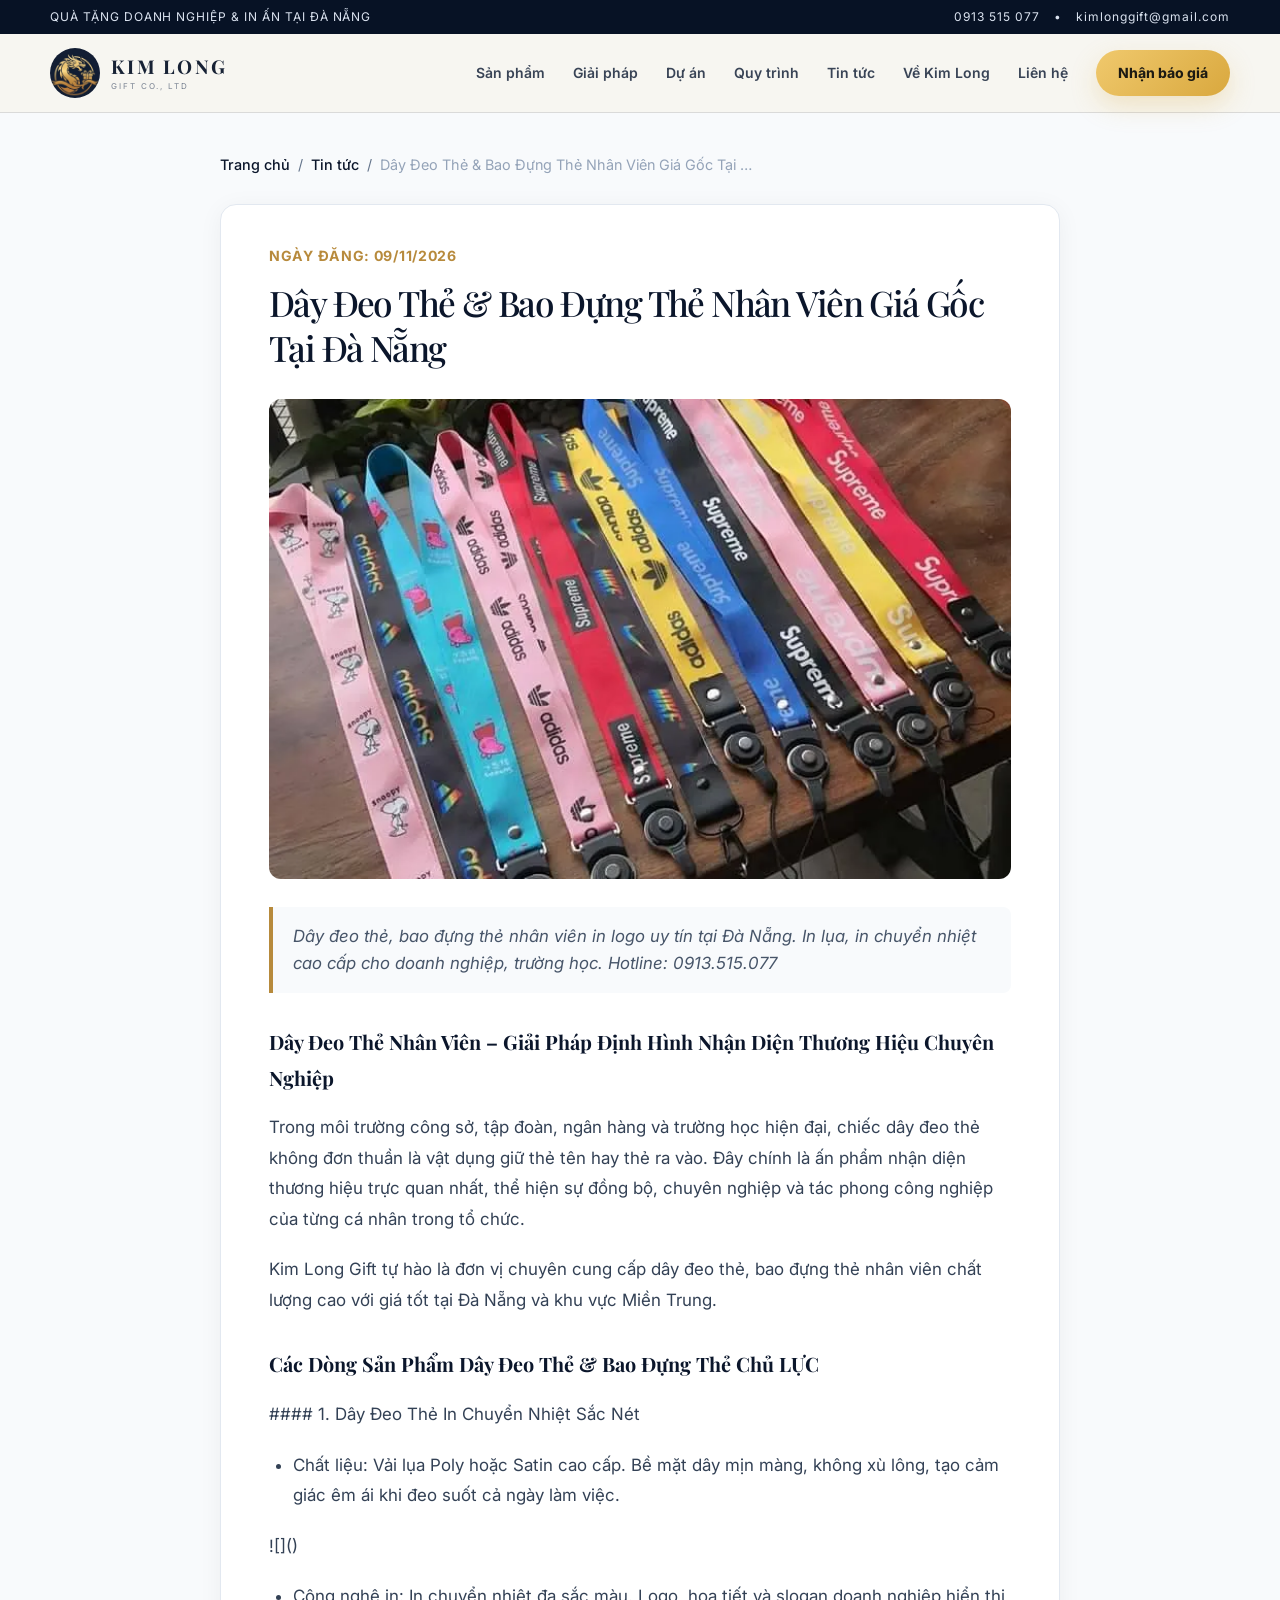
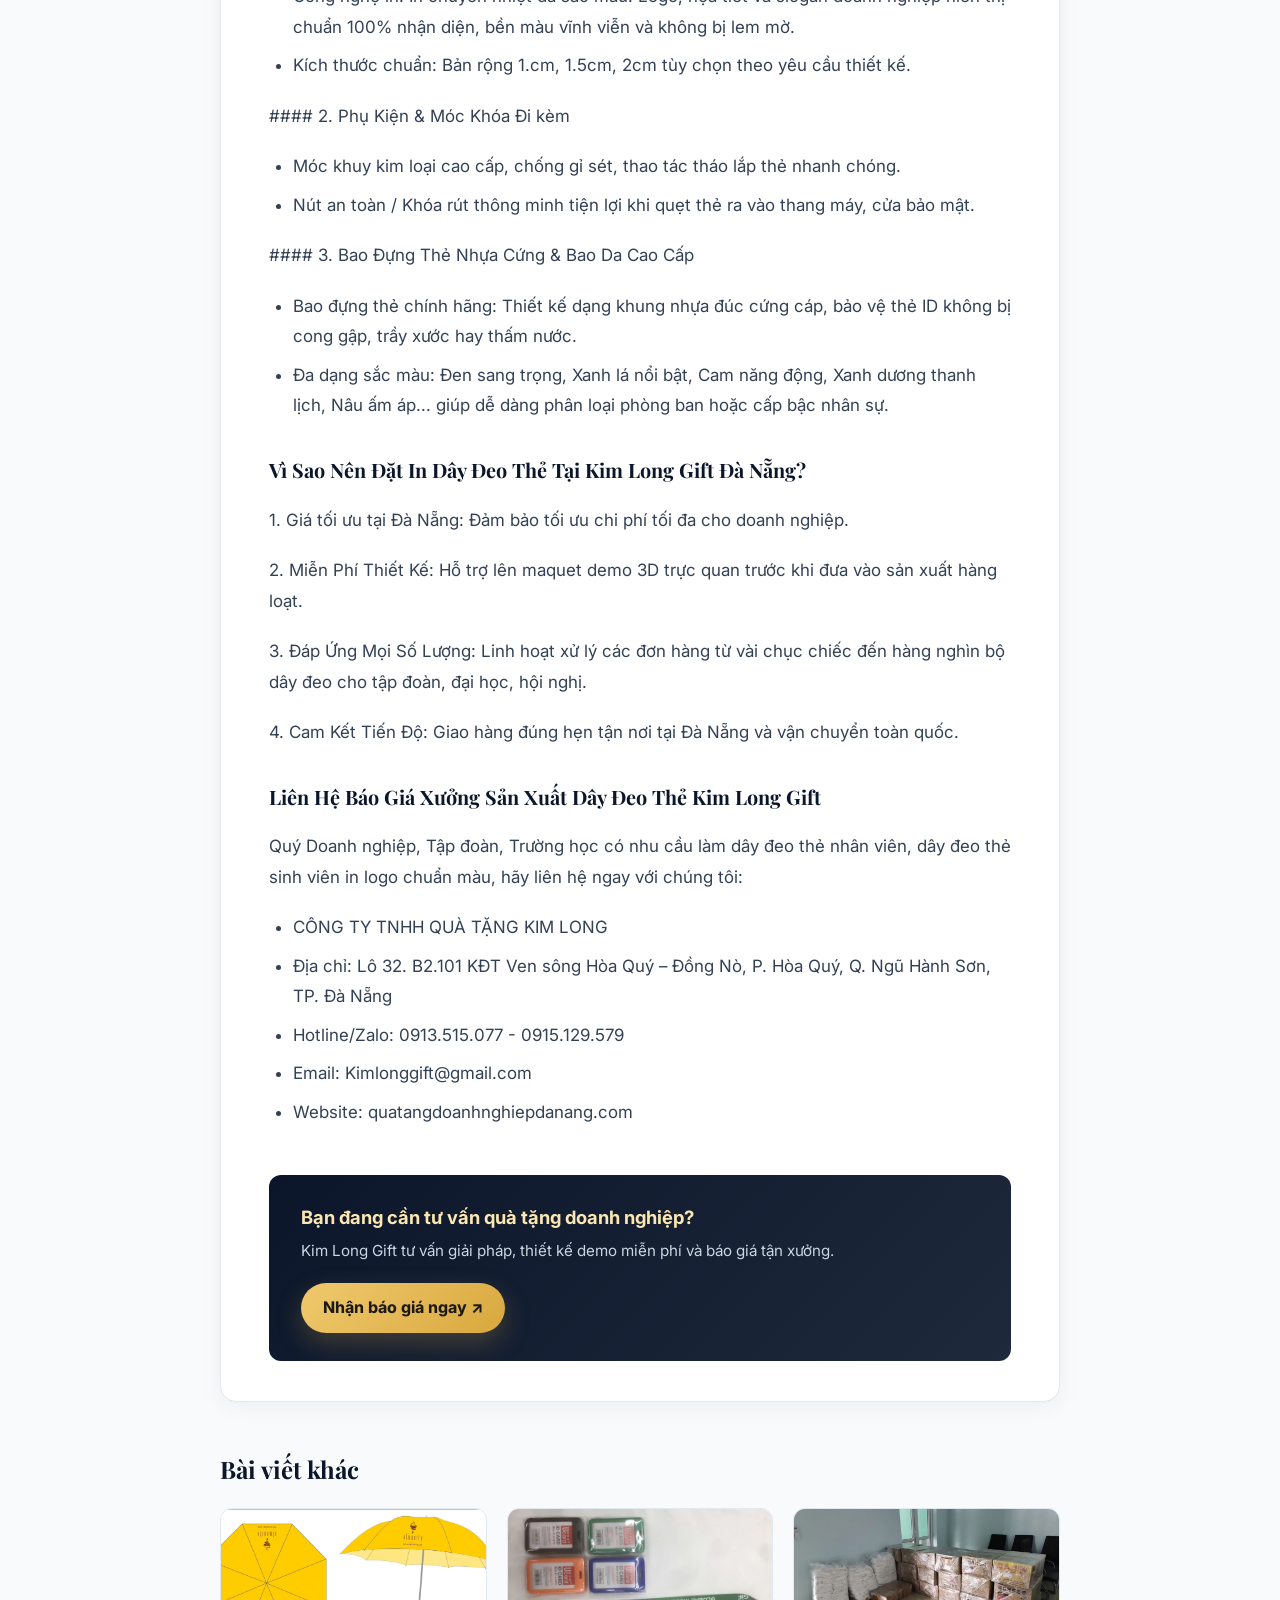
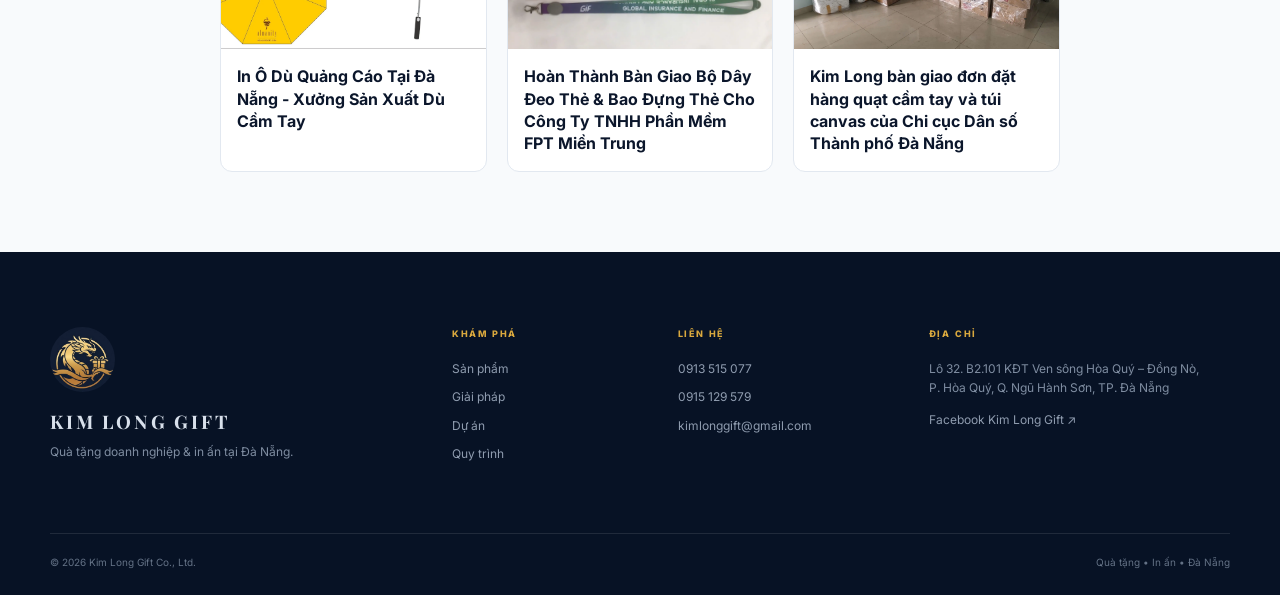
<file: bai-viet/2026-11-09-dây-đeo-thẻ-bao-đựng-thẻ-nhân-viên-giá-gốc-tại-đà-nẵng.html>
<!doctype html>
<html lang="vi">
<head>
  <meta charset="utf-8">
  <meta name="viewport" content="width=device-width,initial-scale=1">
  <meta name="theme-color" content="#0b162b">
  
  <title>Dây Đeo Thẻ &amp; Bao Đựng Thẻ Nhân Viên Giá Gốc Tại Đà Nẵng | Kim Long Gift Đà Nẵng</title>
  <meta name="description" content="Dây đeo thẻ, bao đựng thẻ nhân viên in logo uy tín tại Đà Nẵng. In lụa, in chuyển nhiệt cao cấp cho doanh nghiệp, trường học. Hotline: 0913.515.077">
  <link rel="canonical" href="https://quatangdoanhnghiepdanang.com/bai-viet/2026-11-09-dây-đeo-thẻ-bao-đựng-thẻ-nhân-viên-giá-gốc-tại-đà-nẵng.html">
  
  <!-- Open Graph / Facebook -->
  <meta property="og:type" content="article">
  <meta property="og:url" content="https://quatangdoanhnghiepdanang.com/bai-viet/2026-11-09-dây-đeo-thẻ-bao-đựng-thẻ-nhân-viên-giá-gốc-tại-đà-nẵng.html">
  <meta property="og:title" content="Dây Đeo Thẻ &amp; Bao Đựng Thẻ Nhân Viên Giá Gốc Tại Đà Nẵng | Kim Long Gift Đà Nẵng">
  <meta property="og:description" content="Dây đeo thẻ, bao đựng thẻ nhân viên in logo uy tín tại Đà Nẵng. In lụa, in chuyển nhiệt cao cấp cho doanh nghiệp, trường học. Hotline: 0913.515.077">
  <meta property="og:image" content="https://quatangdoanhnghiepdanang.com/assets/uploads/44849592_289404191907199_6970224681475375104_n.webp">
  
  <!-- Twitter -->
  <meta property="twitter:card" content="summary_large_image">
  <meta property="twitter:url" content="https://quatangdoanhnghiepdanang.com/bai-viet/2026-11-09-dây-đeo-thẻ-bao-đựng-thẻ-nhân-viên-giá-gốc-tại-đà-nẵng.html">
  <meta property="twitter:title" content="Dây Đeo Thẻ &amp; Bao Đựng Thẻ Nhân Viên Giá Gốc Tại Đà Nẵng | Kim Long Gift Đà Nẵng">
  <meta property="twitter:description" content="Dây đeo thẻ, bao đựng thẻ nhân viên in logo uy tín tại Đà Nẵng. In lụa, in chuyển nhiệt cao cấp cho doanh nghiệp, trường học. Hotline: 0913.515.077">
  <meta property="twitter:image" content="https://quatangdoanhnghiepdanang.com/assets/uploads/44849592_289404191907199_6970224681475375104_n.webp">

  <link rel="icon" href="/assets/logo-mark.jpg">
  <link rel="preconnect" href="https://fonts.googleapis.com">
  <link rel="preconnect" href="https://fonts.gstatic.com" crossorigin>
  <link rel="stylesheet" href="https://fonts.googleapis.com/css2?family=Playfair+Display:wght@400;500;600&family=Inter:wght@400;600;700;800&display=swap&subset=vietnamese,latin">
  <link rel="stylesheet" href="/styles.css">
  
  <!-- Schema.org JSON-LD -->
  <script type="application/ld+json">
  {
  "@context": "https://schema.org",
  "@type": "BlogPosting",
  "headline": "Dây Đeo Thẻ & Bao Đựng Thẻ Nhân Viên Giá Gốc Tại Đà Nẵng",
  "description": "Dây đeo thẻ, bao đựng thẻ nhân viên in logo uy tín tại Đà Nẵng. In lụa, in chuyển nhiệt cao cấp cho doanh nghiệp, trường học. Hotline: 0913.515.077",
  "mainEntityOfPage": {
    "@type": "WebPage",
    "@id": "https://quatangdoanhnghiepdanang.com/bai-viet/2026-11-09-dây-đeo-thẻ-bao-đựng-thẻ-nhân-viên-giá-gốc-tại-đà-nẵng.html"
  },
  "publisher": {
    "@type": "Organization",
    "name": "Kim Long Gift",
    "logo": {
      "@type": "ImageObject",
      "url": "https://quatangdoanhnghiepdanang.com/assets/logo-mark.jpg"
    }
  },
  "image": "https://quatangdoanhnghiepdanang.com/assets/uploads/44849592_289404191907199_6970224681475375104_n.webp",
  "datePublished": "2026-11-09T15:48:00",
  "dateModified": "2026-11-09T15:48:00"
}
  </script>
</head>
<body class="single-post-page">
  <div class="topbar">
    <div class="container topbar-inner">
      <span>QUÀ TẶNG DOANH NGHIỆP &amp; IN ẤN TẠI ĐÀ NẴNG</span>
      <div class="top-links">
        <a href="tel:+84913515077">0913 515 077</a>
        <span>•</span>
        <a href="mailto:kimlonggift@gmail.com">kimlonggift@gmail.com</a>
      </div>
    </div>
  </div>

  <header class="site-header">
    <div class="container nav-wrap">
      <a class="brand" href="/">
        <img src="/assets/logo-mark.jpg" alt="Kim Long Gift" class="brand-logo">
        <div class="brand-copy"><strong>KIM LONG</strong><span>GIFT CO., LTD</span></div>
      </a>
      <button class="menu-toggle" aria-label="Mở menu" aria-expanded="false">☰</button>
      <nav class="nav" id="nav">
        <a href="/#products">Sản phẩm</a>
        <a href="/#solutions">Giải pháp</a>
        <a href="/#projects">Dự án</a>
        <a href="/#process">Quy trình</a>
        <a href="/#news">Tin tức</a>
        <a href="/#about">Về Kim Long</a>
        <a href="/#contact">Liên hệ</a>
        <button class="btn btn-gold nav-cta" data-open-quote>Nhận báo giá</button>
      </nav>
    </div>
  </header>

  <main class="post-single-main">
    <div class="container post-container">
      <nav class="breadcrumb" aria-label="Breadcrumb">
        <a href="/">Trang chủ</a> <span>/</span> <a href="/#news">Tin tức</a> <span>/</span> <span aria-current="page">Dây Đeo Thẻ &amp; Bao Đựng Thẻ Nhân Viên Giá Gốc Tại Đà Nẵng</span>
      </nav>

      <article class="post-article">
        <header class="post-header">
          <div class="post-meta-date"><time datetime="2026-11-09T15:48:00">Ngày đăng: 09/11/2026</time></div>
          <h1 class="post-title">Dây Đeo Thẻ &amp; Bao Đựng Thẻ Nhân Viên Giá Gốc Tại Đà Nẵng</h1>
        </header>

        <div class="post-feature-img"><img src="/assets/uploads/44849592_289404191907199_6970224681475375104_n.webp" alt="Dây Đeo Thẻ &amp; Bao Đựng Thẻ Nhân Viên Giá Gốc Tại Đà Nẵng" loading="lazy"></div>

        <div class="post-lead-summary"><p>Dây đeo thẻ, bao đựng thẻ nhân viên in logo uy tín tại Đà Nẵng. In lụa, in chuyển nhiệt cao cấp cho doanh nghiệp, trường học. Hotline: 0913.515.077</p></div>

        <div class="post-body">
          <h3>Dây Đeo Thẻ Nhân Viên – Giải Pháp Định Hình Nhận Diện Thương Hiệu Chuyên Nghiệp</h3>
<p>Trong môi trường công sở, tập đoàn, ngân hàng và trường học hiện đại, chiếc dây đeo thẻ không đơn thuần là vật dụng giữ thẻ tên hay thẻ ra vào. Đây chính là ấn phẩm nhận diện thương hiệu trực quan nhất, thể hiện sự đồng bộ, chuyên nghiệp và tác phong công nghiệp của từng cá nhân trong tổ chức.</p>
<p>Kim Long Gift tự hào là đơn vị chuyên cung cấp dây đeo thẻ, bao đựng thẻ nhân viên chất lượng cao với giá tốt tại Đà Nẵng và khu vực Miền Trung.</p>
<h3>Các Dòng Sản Phẩm Dây Đeo Thẻ &amp; Bao Đựng Thẻ Chủ LỰC</h3>
<p>#### 1. Dây Đeo Thẻ In Chuyển Nhiệt Sắc Nét</p>
<ul>
<li>Chất liệu: Vải lụa Poly hoặc Satin cao cấp. Bề mặt dây mịn màng, không xù lông, tạo cảm giác êm ái khi đeo suốt cả ngày làm việc.</li>
</ul>
<p>![]()</p>
<ul>
<li>Công nghệ in: In chuyển nhiệt đa sắc màu. Logo, họa tiết và slogan doanh nghiệp hiển thị chuẩn 100% nhận diện, bền màu vĩnh viễn và không bị lem mờ.</li>
<li>Kích thước chuẩn: Bản rộng 1.cm, 1.5cm, 2cm tùy chọn theo yêu cầu thiết kế.</li>
</ul>
<p>#### 2. Phụ Kiện &amp; Móc Khóa Đi kèm</p>
<ul>
<li>Móc khuy kim loại cao cấp, chống gỉ sét, thao tác tháo lắp thẻ nhanh chóng.</li>
<li>Nút an toàn / Khóa rút thông minh tiện lợi khi quẹt thẻ ra vào thang máy, cửa bảo mật.</li>
</ul>
<p>#### 3. Bao Đựng Thẻ Nhựa Cứng &amp; Bao Da Cao Cấp</p>
<ul>
<li>Bao đựng thẻ chính hãng: Thiết kế dạng khung nhựa đúc cứng cáp, bảo vệ thẻ ID không bị cong gập, trầy xước hay thấm nước.</li>
<li>Đa dạng sắc màu: Đen sang trọng, Xanh lá nổi bật, Cam năng động, Xanh dương thanh lịch, Nâu ấm áp... giúp dễ dàng phân loại phòng ban hoặc cấp bậc nhân sự.</li>
</ul>
<h3>Vì Sao Nên Đặt In Dây Đeo Thẻ Tại Kim Long Gift Đà Nẵng?</h3>
<p>1. Giá tối ưu tại Đà Nẵng: Đảm bảo tối ưu chi phí tối đa cho doanh nghiệp.</p>
<p>2. Miễn Phí Thiết Kế: Hỗ trợ lên maquet demo 3D trực quan trước khi đưa vào sản xuất hàng loạt.</p>
<p>3. Đáp Ứng Mọi Số Lượng: Linh hoạt xử lý các đơn hàng từ vài chục chiếc đến hàng nghìn bộ dây đeo cho tập đoàn, đại học, hội nghị.</p>
<p>4. Cam Kết Tiến Độ: Giao hàng đúng hẹn tận nơi tại Đà Nẵng và vận chuyển toàn quốc.</p>
<h3>Liên Hệ Báo Giá Xưởng Sản Xuất Dây Đeo Thẻ Kim Long Gift</h3>
<p>Quý Doanh nghiệp, Tập đoàn, Trường học có nhu cầu làm dây đeo thẻ nhân viên, dây đeo thẻ sinh viên in logo chuẩn màu, hãy liên hệ ngay với chúng tôi:</p>
<ul>
<li>CÔNG TY TNHH QUÀ TẶNG KIM LONG</li>
<li>Địa chỉ: Lô 32. B2.101 KĐT Ven sông Hòa Quý – Đồng Nò, P. Hòa Quý, Q. Ngũ Hành Sơn, TP. Đà Nẵng</li>
<li>Hotline/Zalo: 0913.515.077 - 0915.129.579</li>
<li>Email: Kimlonggift@gmail.com</li>
<li>Website: <a href="https://quatangdoanhnghiepdanang.com/" target="_blank" rel="noopener">quatangdoanhnghiepdanang.com</a></li>
</ul>
        </div>

        <div class="post-share-banner">
          <div class="share-copy">
            <strong>Bạn đang cần tư vấn quà tặng doanh nghiệp?</strong>
            <p>Kim Long Gift tư vấn giải pháp, thiết kế demo miễn phí và báo giá tận xưởng.</p>
          </div>
          <button class="btn btn-gold" data-open-quote>Nhận báo giá ngay ↗</button>
        </div>
      </article>

      
        <section class="related-posts">
          <h3>Bài viết khác</h3>
          <div class="related-posts-grid">
            
            <a href="/bai-viet/2026-11-10-in-ô-dù-quảng-cáo-tại-đà-nẵng-xưởng-sản-xuất-dù-cầm-tay.html" class="related-post-card">
              <img src="/assets/uploads/1792470446120_1563194134569779506_5383140755109698359_19dac8cba4a40ceb16eae342f3d29ced.webp" alt="In Ô Dù Quảng Cáo Tại Đà Nẵng - Xưởng Sản Xuất Dù Cầm Tay ">
              <h4>In Ô Dù Quảng Cáo Tại Đà Nẵng - Xưởng Sản Xuất Dù Cầm Tay </h4>
            </a>
            
            <a href="/bai-viet/2026-11-09-hoàn-thành-bàn-giao-400-bộ-dây-đeo-thẻ-bao-đựng-thẻ-cho-công-ty-tnhh-phần-mềm-fpt-miền-trung.html" class="related-post-card">
              <img src="/assets/uploads/1793680228418_5941605720085791735_g8560596947792469582_a2f9fe85a99c653b3b5d0e17a1c2da78.webp" alt="Hoàn Thành Bàn Giao Bộ Dây Đeo Thẻ &amp; Bao Đựng Thẻ Cho Công Ty TNHH Phần Mềm FPT Miền Trung">
              <h4>Hoàn Thành Bàn Giao Bộ Dây Đeo Thẻ &amp; Bao Đựng Thẻ Cho Công Ty TNHH Phần Mềm FPT Miền Trung</h4>
            </a>
            
            <a href="/bai-viet/2026-11-07-kim-long-vừa-ra-mắt-sản-phẩm-mới.html" class="related-post-card">
              <img src="/assets/uploads/1794190518612_1563194134569779506_5902207542624164971_839ed7ef281dc1e8dda35bbfaa832363.webp" alt="Kim Long bàn giao đơn đặt hàng quạt cầm tay và túi canvas của Chi cục Dân số Thành phố Đà Nẵng">
              <h4>Kim Long bàn giao đơn đặt hàng quạt cầm tay và túi canvas của Chi cục Dân số Thành phố Đà Nẵng</h4>
            </a>
            
          </div>
        </section>
        
    </div>
  </main>

  <footer class="footer">
    <div class="container footer-grid">
      <div class="footer-brand">
        <img src="/assets/logo-mark.jpg" alt="Kim Long Gift">
        <h3>KIM LONG GIFT</h3>
        <p>Quà tặng doanh nghiệp &amp; in ấn tại Đà Nẵng.</p>
      </div>
      <div>
        <span class="footer-title">KHÁM PHÁ</span>
        <a href="/#products">Sản phẩm</a>
        <a href="/#solutions">Giải pháp</a>
        <a href="/#projects">Dự án</a>
        <a href="/#process">Quy trình</a>
      </div>
      <div>
        <span class="footer-title">LIÊN HỆ</span>
        <a href="tel:+84913515077">0913 515 077</a>
        <a href="tel:+84915129579">0915 129 579</a>
        <a href="mailto:kimlonggift@gmail.com">kimlonggift@gmail.com</a>
      </div>
      <div>
        <span class="footer-title">ĐỊA CHỈ</span>
        <p>Lô 32. B2.101 KĐT Ven sông Hòa Quý – Đồng Nò, P. Hòa Quý, Q. Ngũ Hành Sơn, TP. Đà Nẵng</p>
        <a href="https://www.facebook.com/kimlonggift" target="_blank" rel="noopener">Facebook Kim Long Gift ↗</a>
      </div>
    </div>
    <div class="container footer-bottom">
      <span>© 2026 Kim Long Gift Co., Ltd.</span>
      <span>Quà tặng • In ấn • Đà Nẵng</span>
    </div>
  </footer>

  <div class="mobile-bar">
    <a href="tel:+84913515077">☎ Gọi ngay</a>
    <a href="https://zalo.me/0913515077" target="_blank" rel="noopener">Zalo</a>
    <button data-open-quote>Báo giá</button>
  </div>

  <div class="modal" id="quoteModal" aria-hidden="true">
    <div class="modal-backdrop" data-close-quote></div>
    <div class="modal-panel">
      <button class="modal-close" data-close-quote aria-label="Đóng">×</button>
      <span class="section-kicker">NHẬN BÁO GIÁ</span>
      <h2>Hãy cho Kim Long biết<br><em>bạn đang cần gì.</em></h2>
      <form id="quoteForm">
        <div class="form-grid">
          <label>Họ tên *<input name="name" required placeholder="Nguyễn Văn A"></label>
          <label>Công ty<input name="company" placeholder="Tên doanh nghiệp"></label>
        </div>
        <div class="form-grid">
          <label>Số điện thoại *<input name="phone" required type="tel" placeholder="09xx xxx xxx"></label>
          <label>Sản phẩm cần tìm
            <select name="product">
              <option>Mũ bảo hiểm</option>
              <option>Ô / dù</option>
              <option>Cốc / ly</option>
              <option>Bình giữ nhiệt</option>
              <option>Bút quà tặng</option>
              <option>Sản phẩm khác</option>
            </select>
          </label>
        </div>
        <div class="form-grid">
          <label>Số lượng dự kiến<input name="quantity" placeholder="Ví dụ: 500 sản phẩm"></label>
          <label>Thời gian cần hàng<input name="deadline" placeholder="Ví dụ: 20/10/2026"></label>
        </div>
        <label>Ghi chú<textarea name="note" rows="3" placeholder="Màu sắc, logo, ngân sách hoặc yêu cầu đặc biệt..."></textarea></label>
        <button class="btn btn-gold btn-lg full" type="submit">Gửi yêu cầu qua email ↗</button>
      </form>
    </div>
  </div>

  <script src="/script.js"></script>
</body>
</html>
</file>
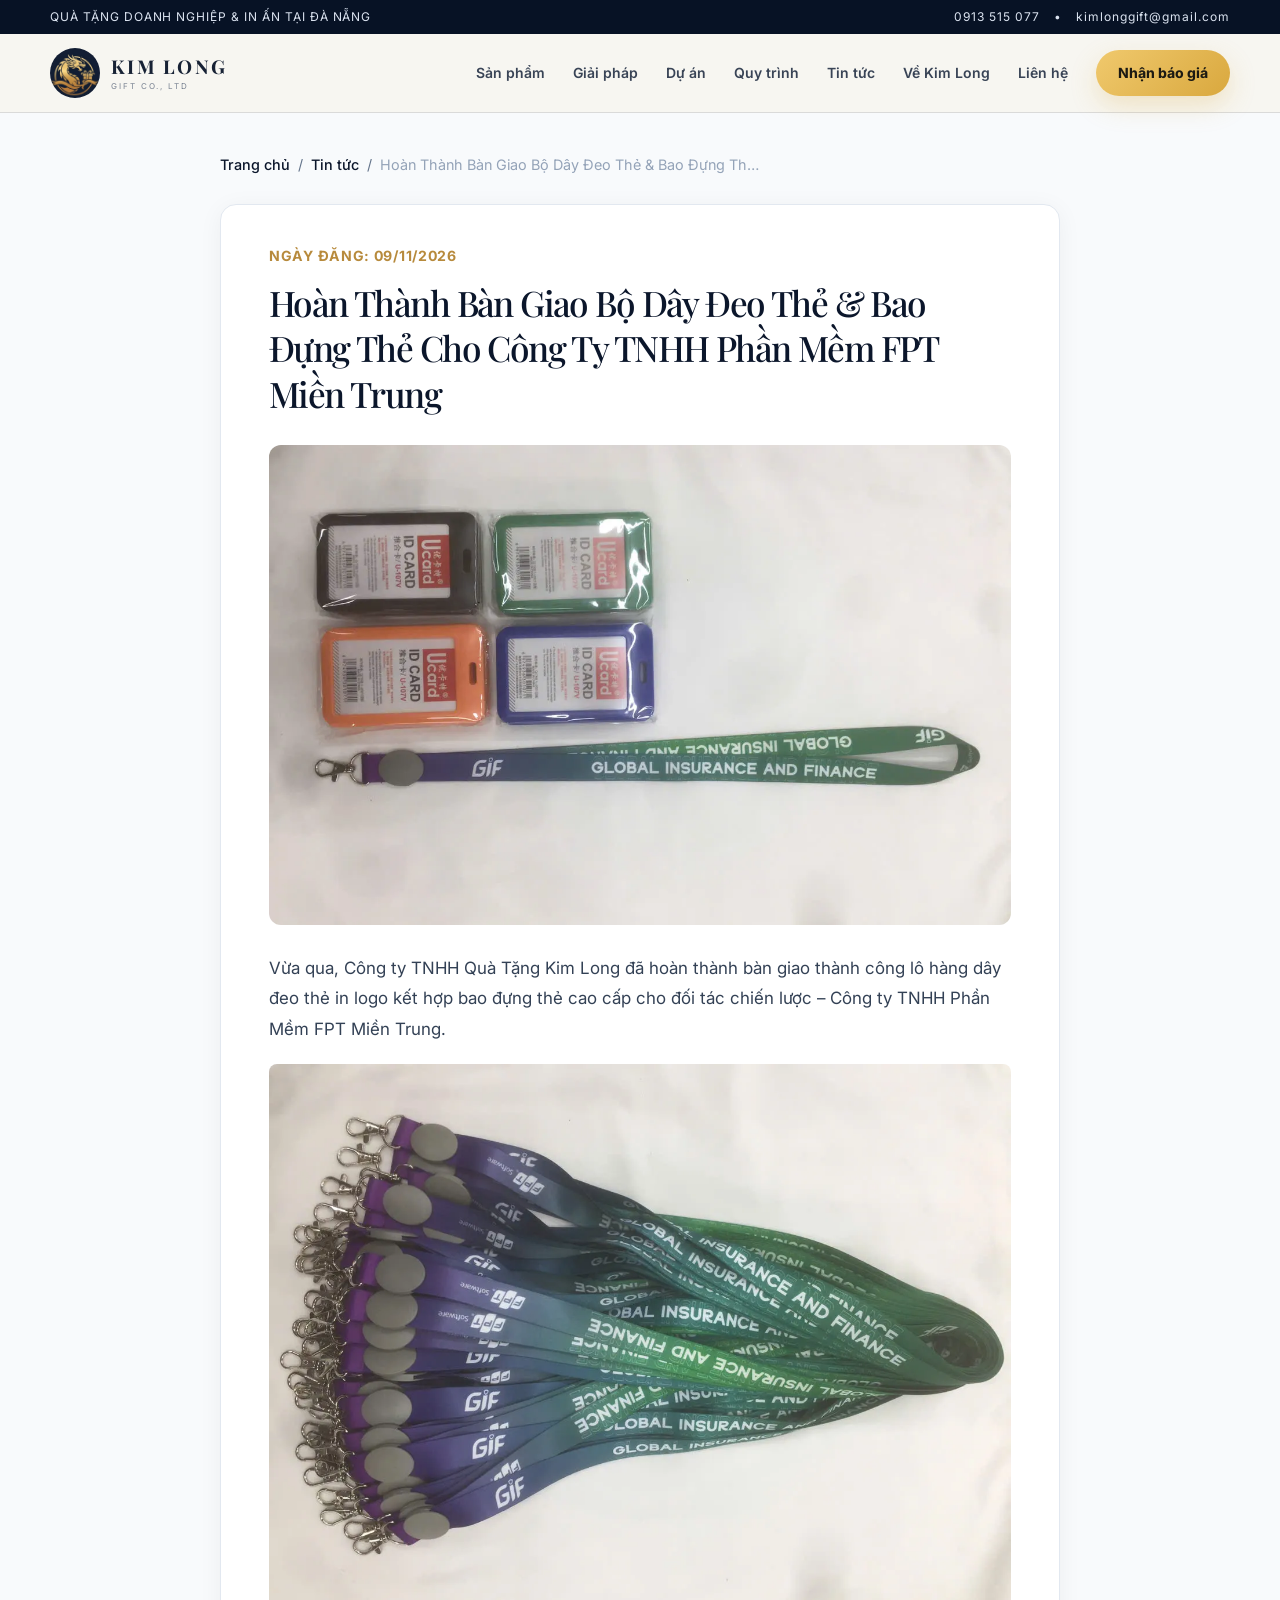
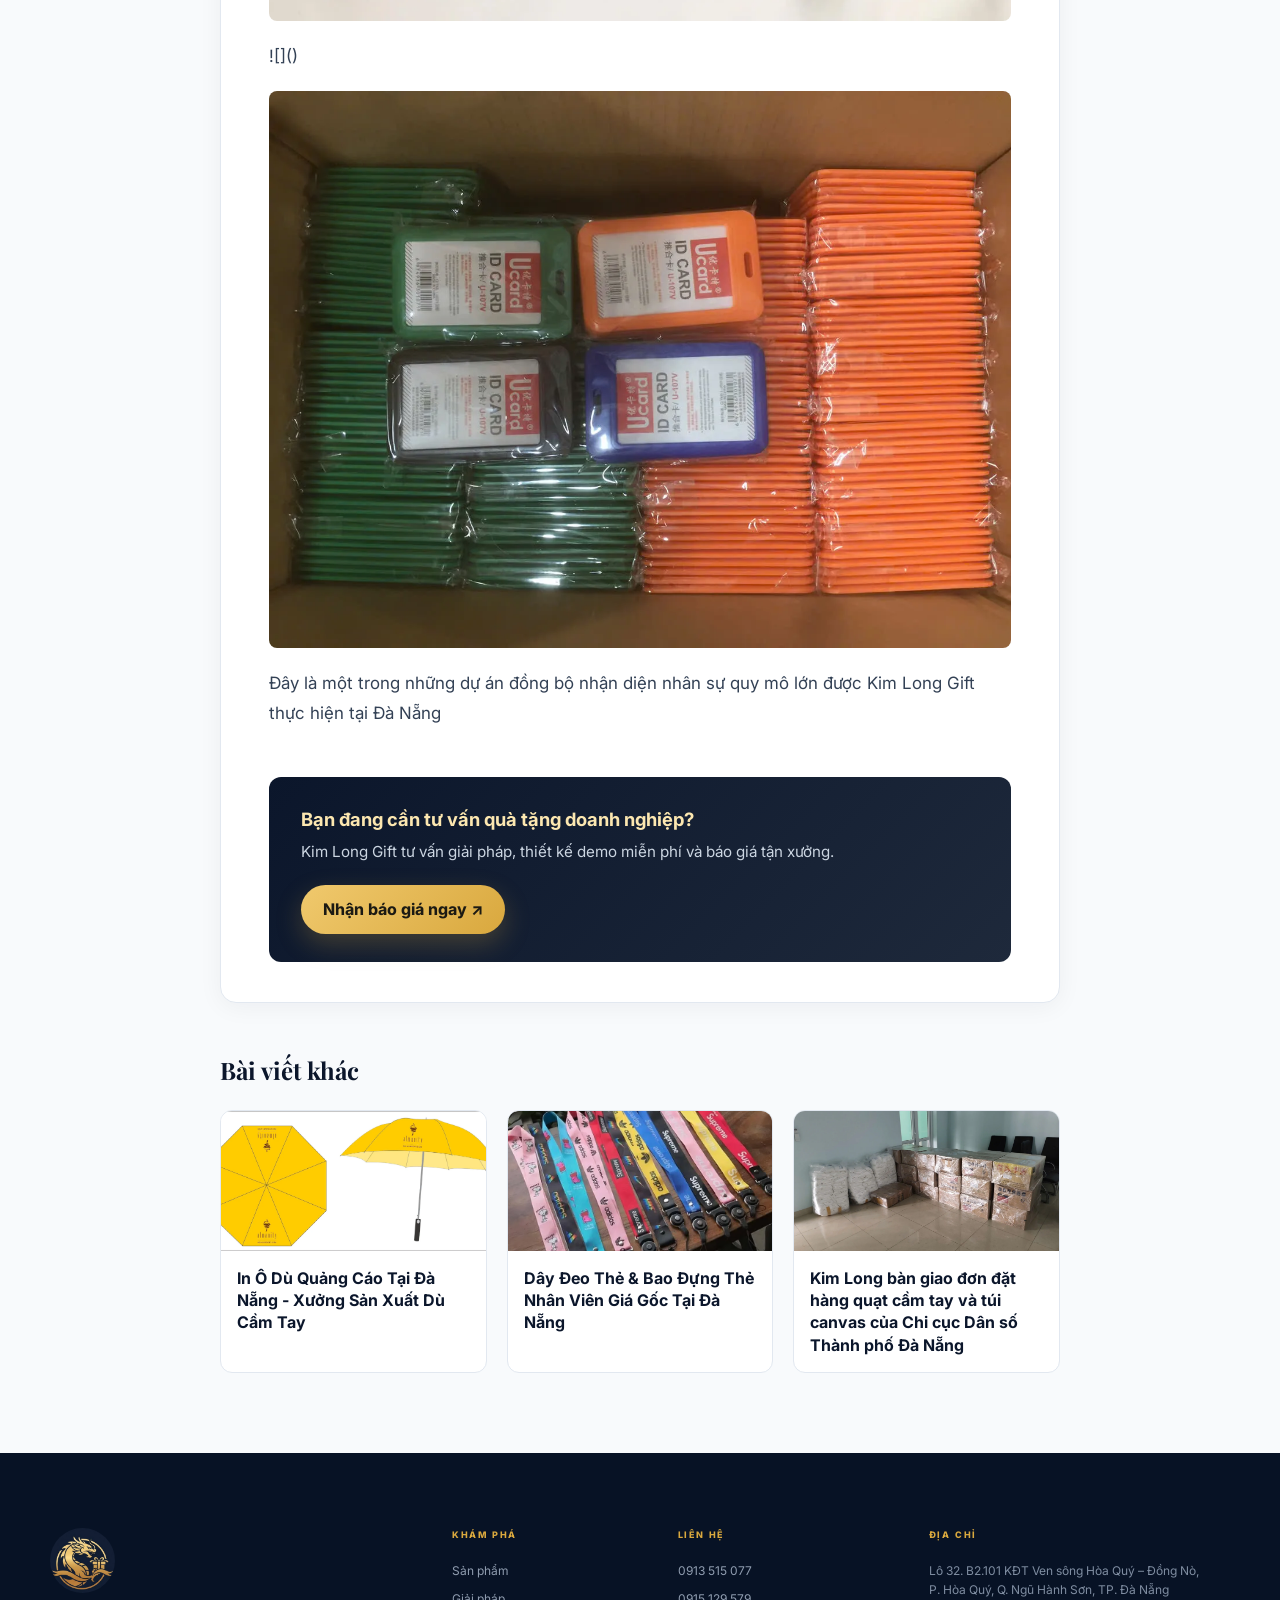
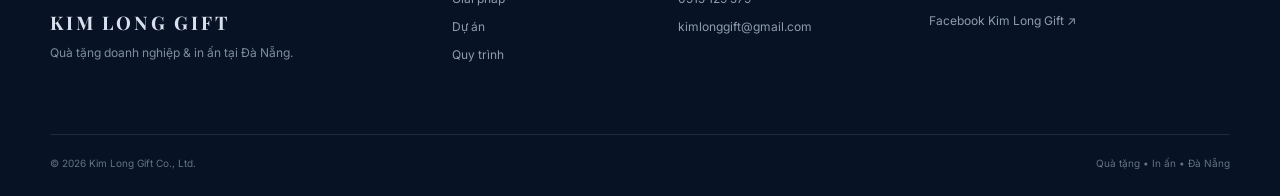
<file: bai-viet/2026-11-09-hoàn-thành-bàn-giao-400-bộ-dây-đeo-thẻ-bao-đựng-thẻ-cho-công-ty-tnhh-phần-mềm-fpt-miền-trung.html>
<!doctype html>
<html lang="vi">
<head>
  <meta charset="utf-8">
  <meta name="viewport" content="width=device-width,initial-scale=1">
  <meta name="theme-color" content="#0b162b">
  
  <title>Hoàn Thành Bàn Giao Bộ Dây Đeo Thẻ &amp; Bao Đựng Thẻ Cho Công Ty TNHH Phần Mềm FPT Miền Trung | Kim Long Gift Đà Nẵng</title>
  <meta name="description" content="Vừa qua, Công ty TNHH Quà Tặng Kim Long đã hoàn thành bàn giao thành công lô hàng dây đeo thẻ in logo kết hợp bao đựng thẻ cao cấp cho đối tác chiến lược – Công">
  <link rel="canonical" href="https://quatangdoanhnghiepdanang.com/bai-viet/2026-11-09-hoàn-thành-bàn-giao-400-bộ-dây-đeo-thẻ-bao-đựng-thẻ-cho-công-ty-tnhh-phần-mềm-fpt-miền-trung.html">
  
  <!-- Open Graph / Facebook -->
  <meta property="og:type" content="article">
  <meta property="og:url" content="https://quatangdoanhnghiepdanang.com/bai-viet/2026-11-09-hoàn-thành-bàn-giao-400-bộ-dây-đeo-thẻ-bao-đựng-thẻ-cho-công-ty-tnhh-phần-mềm-fpt-miền-trung.html">
  <meta property="og:title" content="Hoàn Thành Bàn Giao Bộ Dây Đeo Thẻ &amp; Bao Đựng Thẻ Cho Công Ty TNHH Phần Mềm FPT Miền Trung | Kim Long Gift Đà Nẵng">
  <meta property="og:description" content="Vừa qua, Công ty TNHH Quà Tặng Kim Long đã hoàn thành bàn giao thành công lô hàng dây đeo thẻ in logo kết hợp bao đựng thẻ cao cấp cho đối tác chiến lược – Công">
  <meta property="og:image" content="https://quatangdoanhnghiepdanang.com/assets/uploads/1793680228418_5941605720085791735_g8560596947792469582_a2f9fe85a99c653b3b5d0e17a1c2da78.webp">
  
  <!-- Twitter -->
  <meta property="twitter:card" content="summary_large_image">
  <meta property="twitter:url" content="https://quatangdoanhnghiepdanang.com/bai-viet/2026-11-09-hoàn-thành-bàn-giao-400-bộ-dây-đeo-thẻ-bao-đựng-thẻ-cho-công-ty-tnhh-phần-mềm-fpt-miền-trung.html">
  <meta property="twitter:title" content="Hoàn Thành Bàn Giao Bộ Dây Đeo Thẻ &amp; Bao Đựng Thẻ Cho Công Ty TNHH Phần Mềm FPT Miền Trung | Kim Long Gift Đà Nẵng">
  <meta property="twitter:description" content="Vừa qua, Công ty TNHH Quà Tặng Kim Long đã hoàn thành bàn giao thành công lô hàng dây đeo thẻ in logo kết hợp bao đựng thẻ cao cấp cho đối tác chiến lược – Công">
  <meta property="twitter:image" content="https://quatangdoanhnghiepdanang.com/assets/uploads/1793680228418_5941605720085791735_g8560596947792469582_a2f9fe85a99c653b3b5d0e17a1c2da78.webp">

  <link rel="icon" href="/assets/logo-mark.jpg">
  <link rel="preconnect" href="https://fonts.googleapis.com">
  <link rel="preconnect" href="https://fonts.gstatic.com" crossorigin>
  <link rel="stylesheet" href="https://fonts.googleapis.com/css2?family=Playfair+Display:wght@400;500;600&family=Inter:wght@400;600;700;800&display=swap&subset=vietnamese,latin">
  <link rel="stylesheet" href="/styles.css">
  
  <!-- Schema.org JSON-LD -->
  <script type="application/ld+json">
  {
  "@context": "https://schema.org",
  "@type": "BlogPosting",
  "headline": "Hoàn Thành Bàn Giao Bộ Dây Đeo Thẻ & Bao Đựng Thẻ Cho Công Ty TNHH Phần Mềm FPT Miền Trung",
  "description": "Vừa qua, Công ty TNHH Quà Tặng Kim Long đã hoàn thành bàn giao thành công lô hàng dây đeo thẻ in logo kết hợp bao đựng thẻ cao cấp cho đối tác chiến lược – Công",
  "mainEntityOfPage": {
    "@type": "WebPage",
    "@id": "https://quatangdoanhnghiepdanang.com/bai-viet/2026-11-09-hoàn-thành-bàn-giao-400-bộ-dây-đeo-thẻ-bao-đựng-thẻ-cho-công-ty-tnhh-phần-mềm-fpt-miền-trung.html"
  },
  "publisher": {
    "@type": "Organization",
    "name": "Kim Long Gift",
    "logo": {
      "@type": "ImageObject",
      "url": "https://quatangdoanhnghiepdanang.com/assets/logo-mark.jpg"
    }
  },
  "image": "https://quatangdoanhnghiepdanang.com/assets/uploads/1793680228418_5941605720085791735_g8560596947792469582_a2f9fe85a99c653b3b5d0e17a1c2da78.webp",
  "datePublished": "2026-11-09T10:14:00",
  "dateModified": "2026-11-09T10:14:00"
}
  </script>
</head>
<body class="single-post-page">
  <div class="topbar">
    <div class="container topbar-inner">
      <span>QUÀ TẶNG DOANH NGHIỆP &amp; IN ẤN TẠI ĐÀ NẴNG</span>
      <div class="top-links">
        <a href="tel:+84913515077">0913 515 077</a>
        <span>•</span>
        <a href="mailto:kimlonggift@gmail.com">kimlonggift@gmail.com</a>
      </div>
    </div>
  </div>

  <header class="site-header">
    <div class="container nav-wrap">
      <a class="brand" href="/">
        <img src="/assets/logo-mark.jpg" alt="Kim Long Gift" class="brand-logo">
        <div class="brand-copy"><strong>KIM LONG</strong><span>GIFT CO., LTD</span></div>
      </a>
      <button class="menu-toggle" aria-label="Mở menu" aria-expanded="false">☰</button>
      <nav class="nav" id="nav">
        <a href="/#products">Sản phẩm</a>
        <a href="/#solutions">Giải pháp</a>
        <a href="/#projects">Dự án</a>
        <a href="/#process">Quy trình</a>
        <a href="/#news">Tin tức</a>
        <a href="/#about">Về Kim Long</a>
        <a href="/#contact">Liên hệ</a>
        <button class="btn btn-gold nav-cta" data-open-quote>Nhận báo giá</button>
      </nav>
    </div>
  </header>

  <main class="post-single-main">
    <div class="container post-container">
      <nav class="breadcrumb" aria-label="Breadcrumb">
        <a href="/">Trang chủ</a> <span>/</span> <a href="/#news">Tin tức</a> <span>/</span> <span aria-current="page">Hoàn Thành Bàn Giao Bộ Dây Đeo Thẻ &amp; Bao Đựng Thẻ Cho Công Ty TNHH Phần Mềm FPT Miền Trung</span>
      </nav>

      <article class="post-article">
        <header class="post-header">
          <div class="post-meta-date"><time datetime="2026-11-09T10:14:00">Ngày đăng: 09/11/2026</time></div>
          <h1 class="post-title">Hoàn Thành Bàn Giao Bộ Dây Đeo Thẻ &amp; Bao Đựng Thẻ Cho Công Ty TNHH Phần Mềm FPT Miền Trung</h1>
        </header>

        <div class="post-feature-img"><img src="/assets/uploads/1793680228418_5941605720085791735_g8560596947792469582_a2f9fe85a99c653b3b5d0e17a1c2da78.webp" alt="Hoàn Thành Bàn Giao Bộ Dây Đeo Thẻ &amp; Bao Đựng Thẻ Cho Công Ty TNHH Phần Mềm FPT Miền Trung" loading="lazy"></div>

        

        <div class="post-body">
          <p>Vừa qua, Công ty TNHH Quà Tặng Kim Long đã hoàn thành bàn giao thành công lô hàng dây đeo thẻ in logo kết hợp bao đựng thẻ cao cấp cho đối tác chiến lược – Công ty TNHH Phần Mềm FPT Miền Trung.</p>
<p><img src="/assets/uploads/1793680228422_5941605720085791735_g8560596947792469582_bed938dc0da1ce4142076b7bbf8bdab5.webp" alt="" loading="lazy"></p>
<p>![]()</p>
<p><img src="/assets/uploads/1793680228426_5941605720085791735_g8560596947792469582_914598e1fe46b638cd266d3e2c00c674.webp" alt="" loading="lazy"></p>
<p>Đây là một trong những dự án đồng bộ nhận diện nhân sự quy mô lớn được Kim Long Gift thực hiện tại Đà Nẵng</p>
        </div>

        <div class="post-share-banner">
          <div class="share-copy">
            <strong>Bạn đang cần tư vấn quà tặng doanh nghiệp?</strong>
            <p>Kim Long Gift tư vấn giải pháp, thiết kế demo miễn phí và báo giá tận xưởng.</p>
          </div>
          <button class="btn btn-gold" data-open-quote>Nhận báo giá ngay ↗</button>
        </div>
      </article>

      
        <section class="related-posts">
          <h3>Bài viết khác</h3>
          <div class="related-posts-grid">
            
            <a href="/bai-viet/2026-11-10-in-ô-dù-quảng-cáo-tại-đà-nẵng-xưởng-sản-xuất-dù-cầm-tay.html" class="related-post-card">
              <img src="/assets/uploads/1792470446120_1563194134569779506_5383140755109698359_19dac8cba4a40ceb16eae342f3d29ced.webp" alt="In Ô Dù Quảng Cáo Tại Đà Nẵng - Xưởng Sản Xuất Dù Cầm Tay ">
              <h4>In Ô Dù Quảng Cáo Tại Đà Nẵng - Xưởng Sản Xuất Dù Cầm Tay </h4>
            </a>
            
            <a href="/bai-viet/2026-11-09-dây-đeo-thẻ-bao-đựng-thẻ-nhân-viên-giá-gốc-tại-đà-nẵng.html" class="related-post-card">
              <img src="/assets/uploads/44849592_289404191907199_6970224681475375104_n.webp" alt="Dây Đeo Thẻ &amp; Bao Đựng Thẻ Nhân Viên Giá Gốc Tại Đà Nẵng">
              <h4>Dây Đeo Thẻ &amp; Bao Đựng Thẻ Nhân Viên Giá Gốc Tại Đà Nẵng</h4>
            </a>
            
            <a href="/bai-viet/2026-11-07-kim-long-vừa-ra-mắt-sản-phẩm-mới.html" class="related-post-card">
              <img src="/assets/uploads/1794190518612_1563194134569779506_5902207542624164971_839ed7ef281dc1e8dda35bbfaa832363.webp" alt="Kim Long bàn giao đơn đặt hàng quạt cầm tay và túi canvas của Chi cục Dân số Thành phố Đà Nẵng">
              <h4>Kim Long bàn giao đơn đặt hàng quạt cầm tay và túi canvas của Chi cục Dân số Thành phố Đà Nẵng</h4>
            </a>
            
          </div>
        </section>
        
    </div>
  </main>

  <footer class="footer">
    <div class="container footer-grid">
      <div class="footer-brand">
        <img src="/assets/logo-mark.jpg" alt="Kim Long Gift">
        <h3>KIM LONG GIFT</h3>
        <p>Quà tặng doanh nghiệp &amp; in ấn tại Đà Nẵng.</p>
      </div>
      <div>
        <span class="footer-title">KHÁM PHÁ</span>
        <a href="/#products">Sản phẩm</a>
        <a href="/#solutions">Giải pháp</a>
        <a href="/#projects">Dự án</a>
        <a href="/#process">Quy trình</a>
      </div>
      <div>
        <span class="footer-title">LIÊN HỆ</span>
        <a href="tel:+84913515077">0913 515 077</a>
        <a href="tel:+84915129579">0915 129 579</a>
        <a href="mailto:kimlonggift@gmail.com">kimlonggift@gmail.com</a>
      </div>
      <div>
        <span class="footer-title">ĐỊA CHỈ</span>
        <p>Lô 32. B2.101 KĐT Ven sông Hòa Quý – Đồng Nò, P. Hòa Quý, Q. Ngũ Hành Sơn, TP. Đà Nẵng</p>
        <a href="https://www.facebook.com/kimlonggift" target="_blank" rel="noopener">Facebook Kim Long Gift ↗</a>
      </div>
    </div>
    <div class="container footer-bottom">
      <span>© 2026 Kim Long Gift Co., Ltd.</span>
      <span>Quà tặng • In ấn • Đà Nẵng</span>
    </div>
  </footer>

  <div class="mobile-bar">
    <a href="tel:+84913515077">☎ Gọi ngay</a>
    <a href="https://zalo.me/0913515077" target="_blank" rel="noopener">Zalo</a>
    <button data-open-quote>Báo giá</button>
  </div>

  <div class="modal" id="quoteModal" aria-hidden="true">
    <div class="modal-backdrop" data-close-quote></div>
    <div class="modal-panel">
      <button class="modal-close" data-close-quote aria-label="Đóng">×</button>
      <span class="section-kicker">NHẬN BÁO GIÁ</span>
      <h2>Hãy cho Kim Long biết<br><em>bạn đang cần gì.</em></h2>
      <form id="quoteForm">
        <div class="form-grid">
          <label>Họ tên *<input name="name" required placeholder="Nguyễn Văn A"></label>
          <label>Công ty<input name="company" placeholder="Tên doanh nghiệp"></label>
        </div>
        <div class="form-grid">
          <label>Số điện thoại *<input name="phone" required type="tel" placeholder="09xx xxx xxx"></label>
          <label>Sản phẩm cần tìm
            <select name="product">
              <option>Mũ bảo hiểm</option>
              <option>Ô / dù</option>
              <option>Cốc / ly</option>
              <option>Bình giữ nhiệt</option>
              <option>Bút quà tặng</option>
              <option>Sản phẩm khác</option>
            </select>
          </label>
        </div>
        <div class="form-grid">
          <label>Số lượng dự kiến<input name="quantity" placeholder="Ví dụ: 500 sản phẩm"></label>
          <label>Thời gian cần hàng<input name="deadline" placeholder="Ví dụ: 20/10/2026"></label>
        </div>
        <label>Ghi chú<textarea name="note" rows="3" placeholder="Màu sắc, logo, ngân sách hoặc yêu cầu đặc biệt..."></textarea></label>
        <button class="btn btn-gold btn-lg full" type="submit">Gửi yêu cầu qua email ↗</button>
      </form>
    </div>
  </div>

  <script src="/script.js"></script>
</body>
</html>
</file>
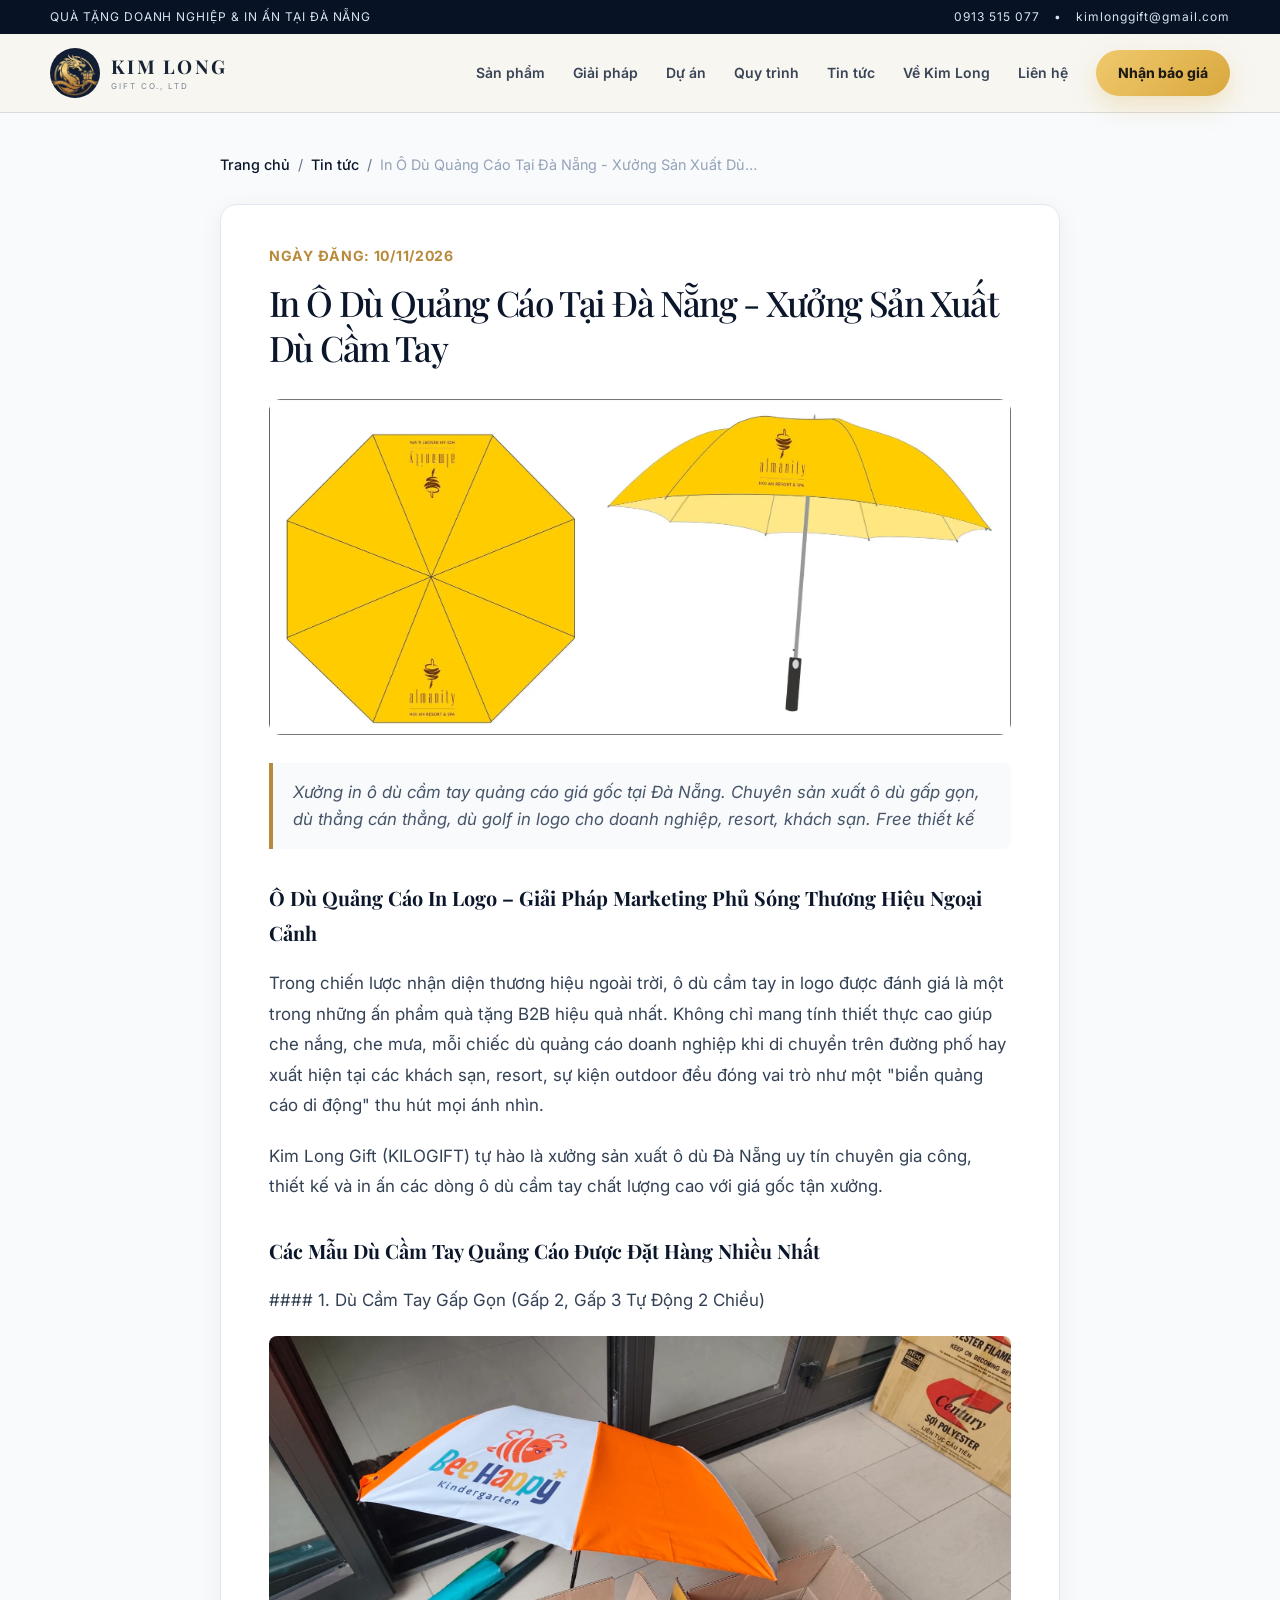
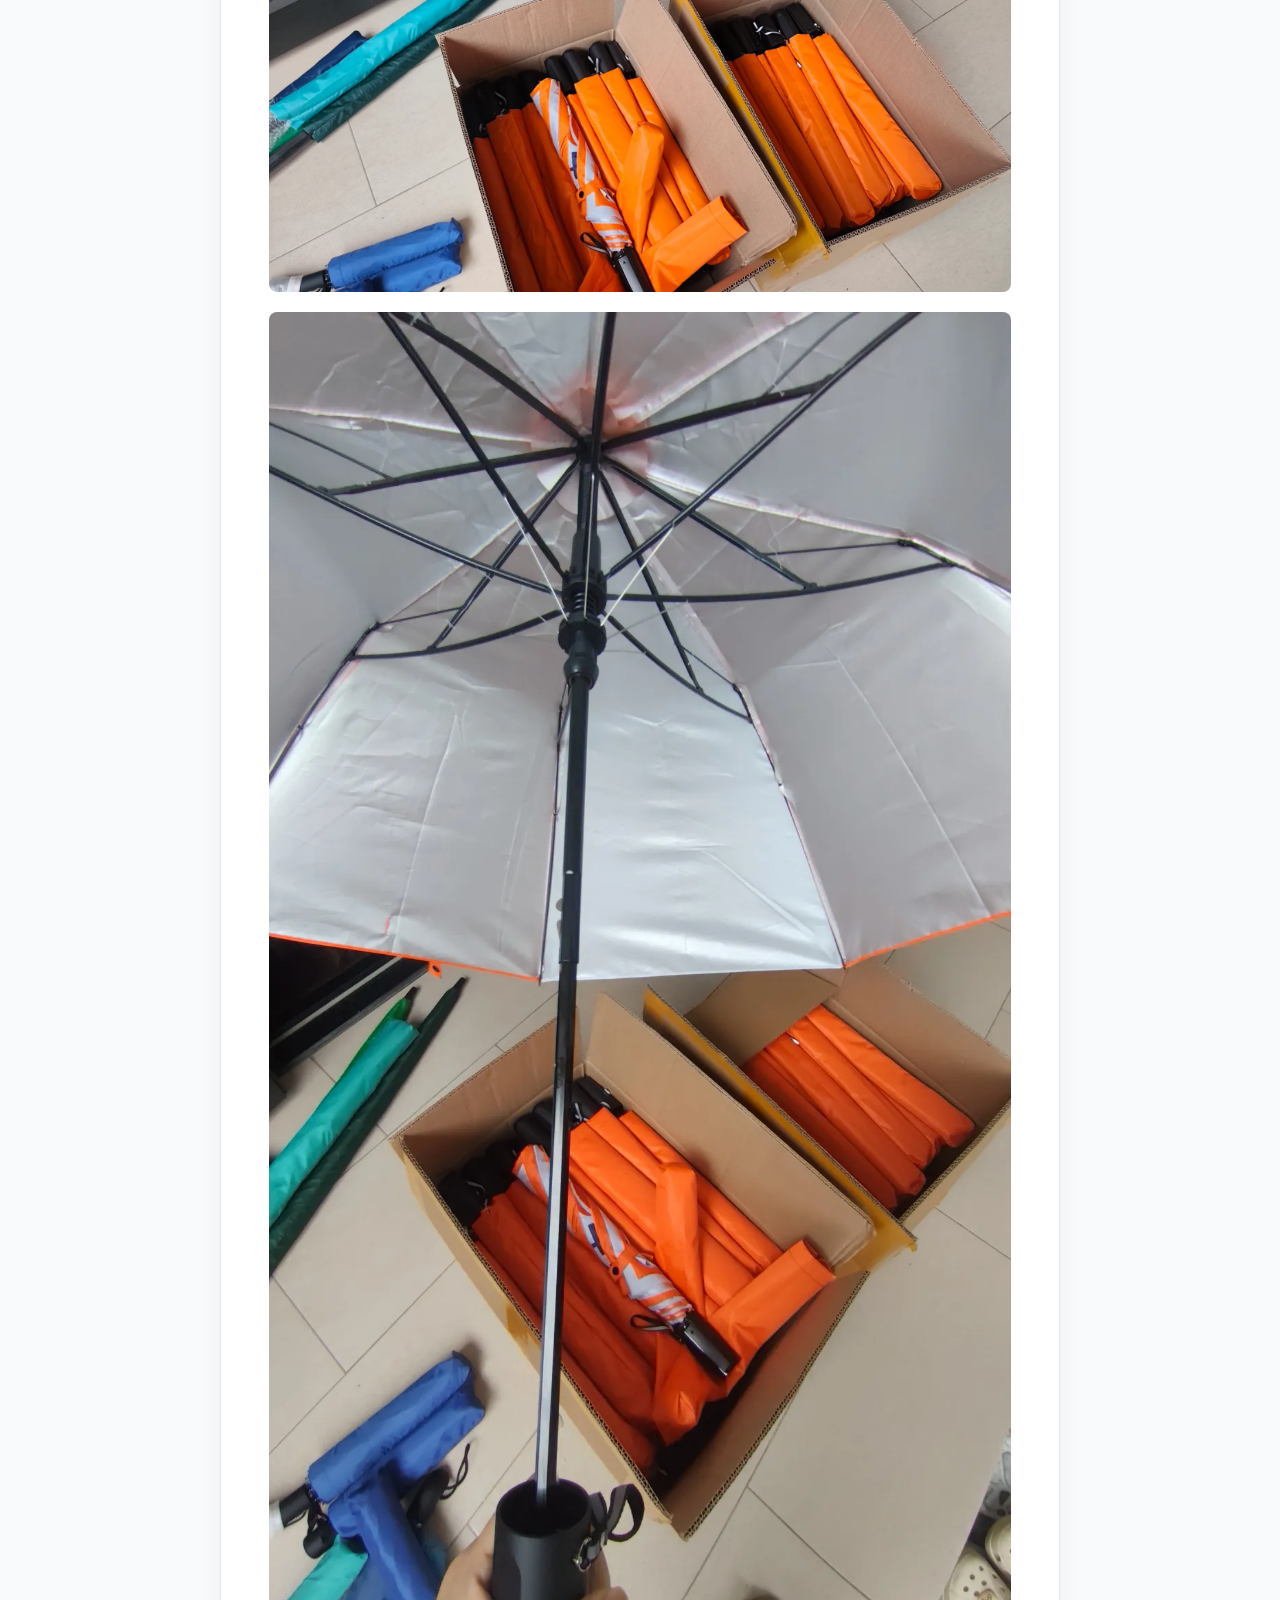
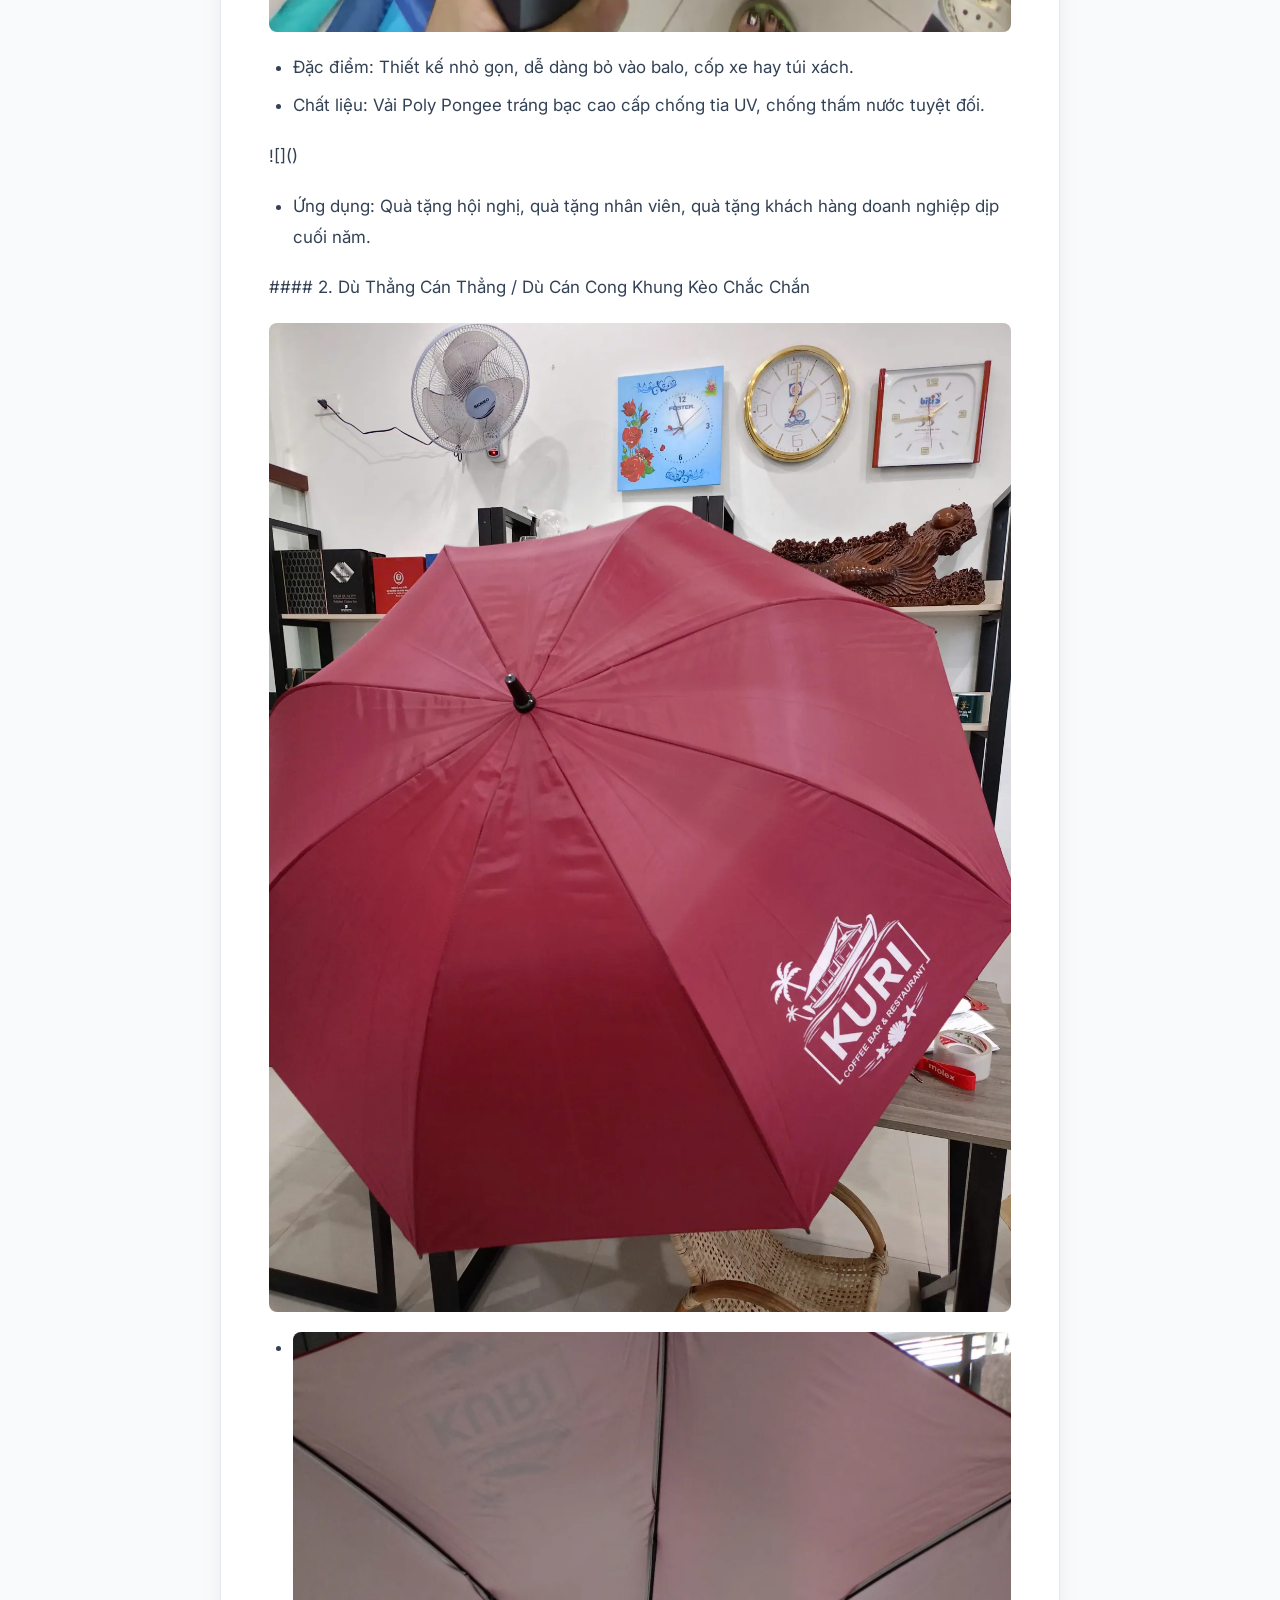
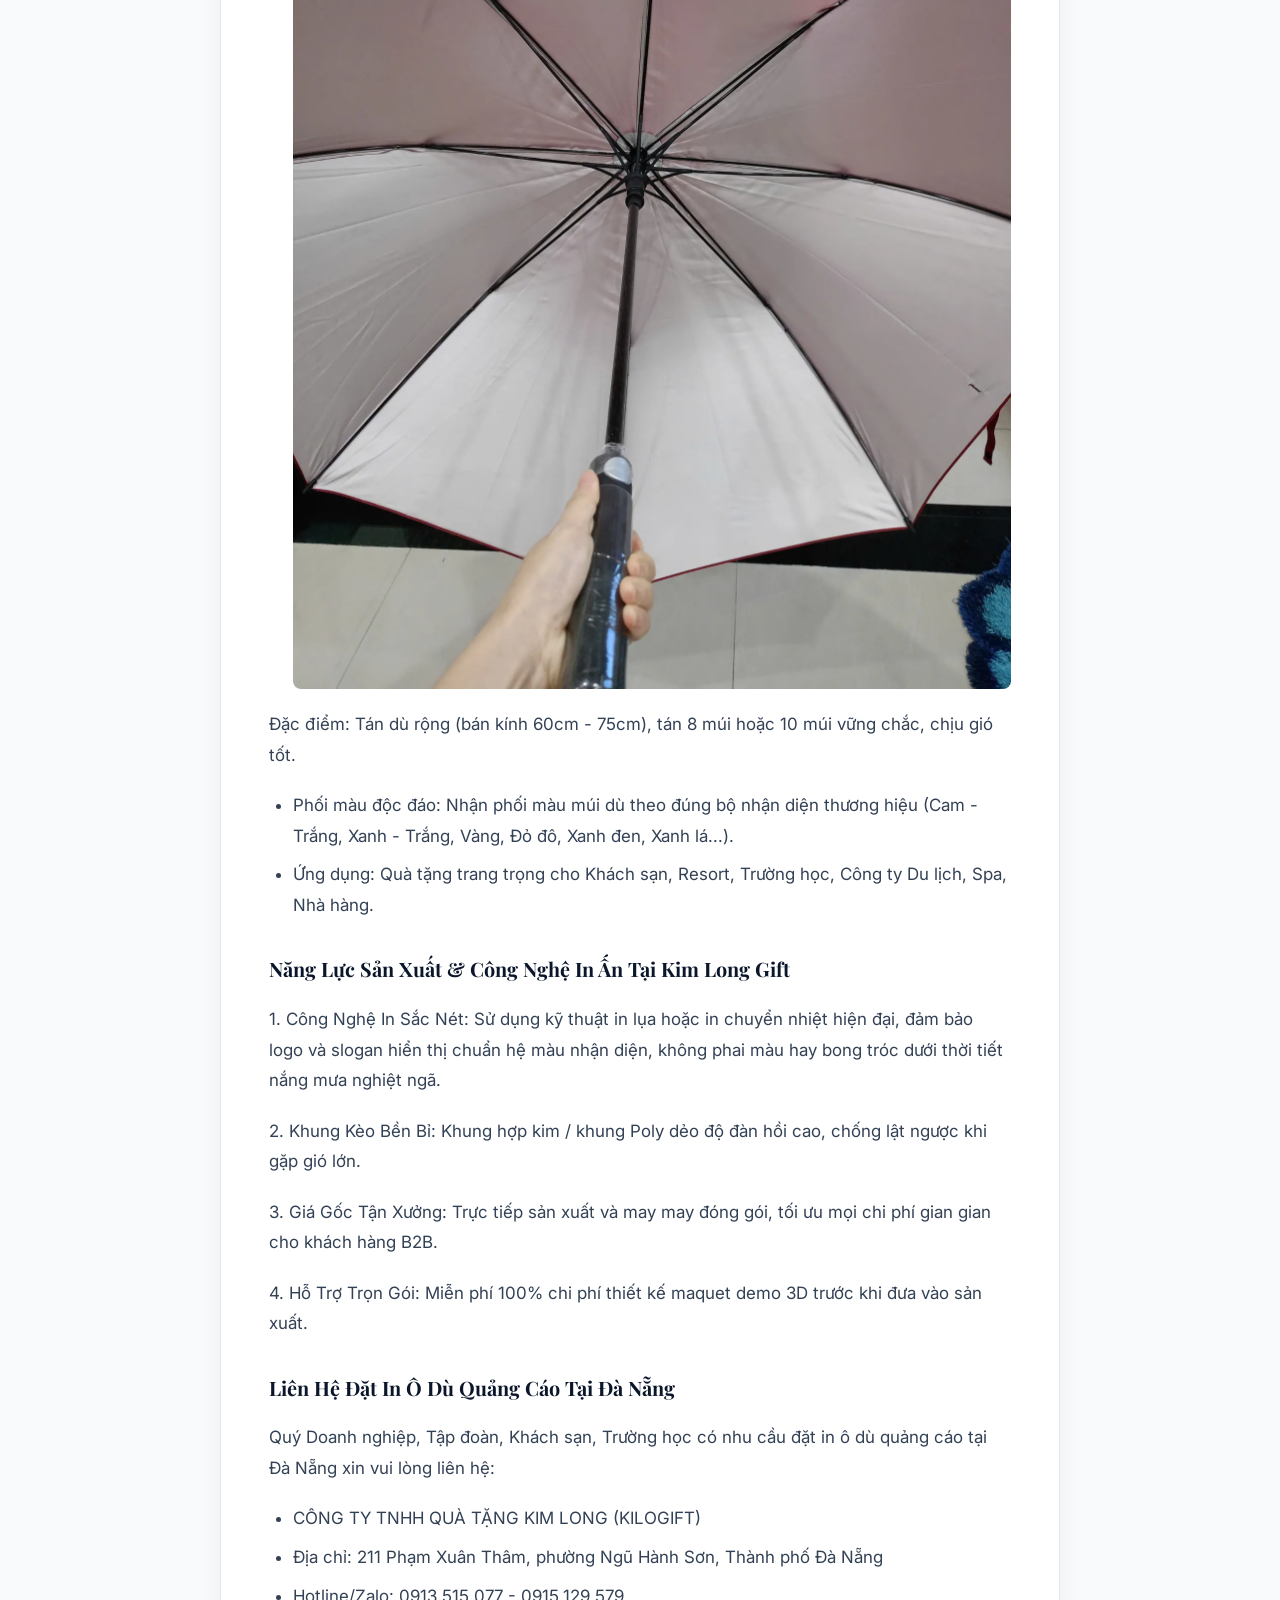
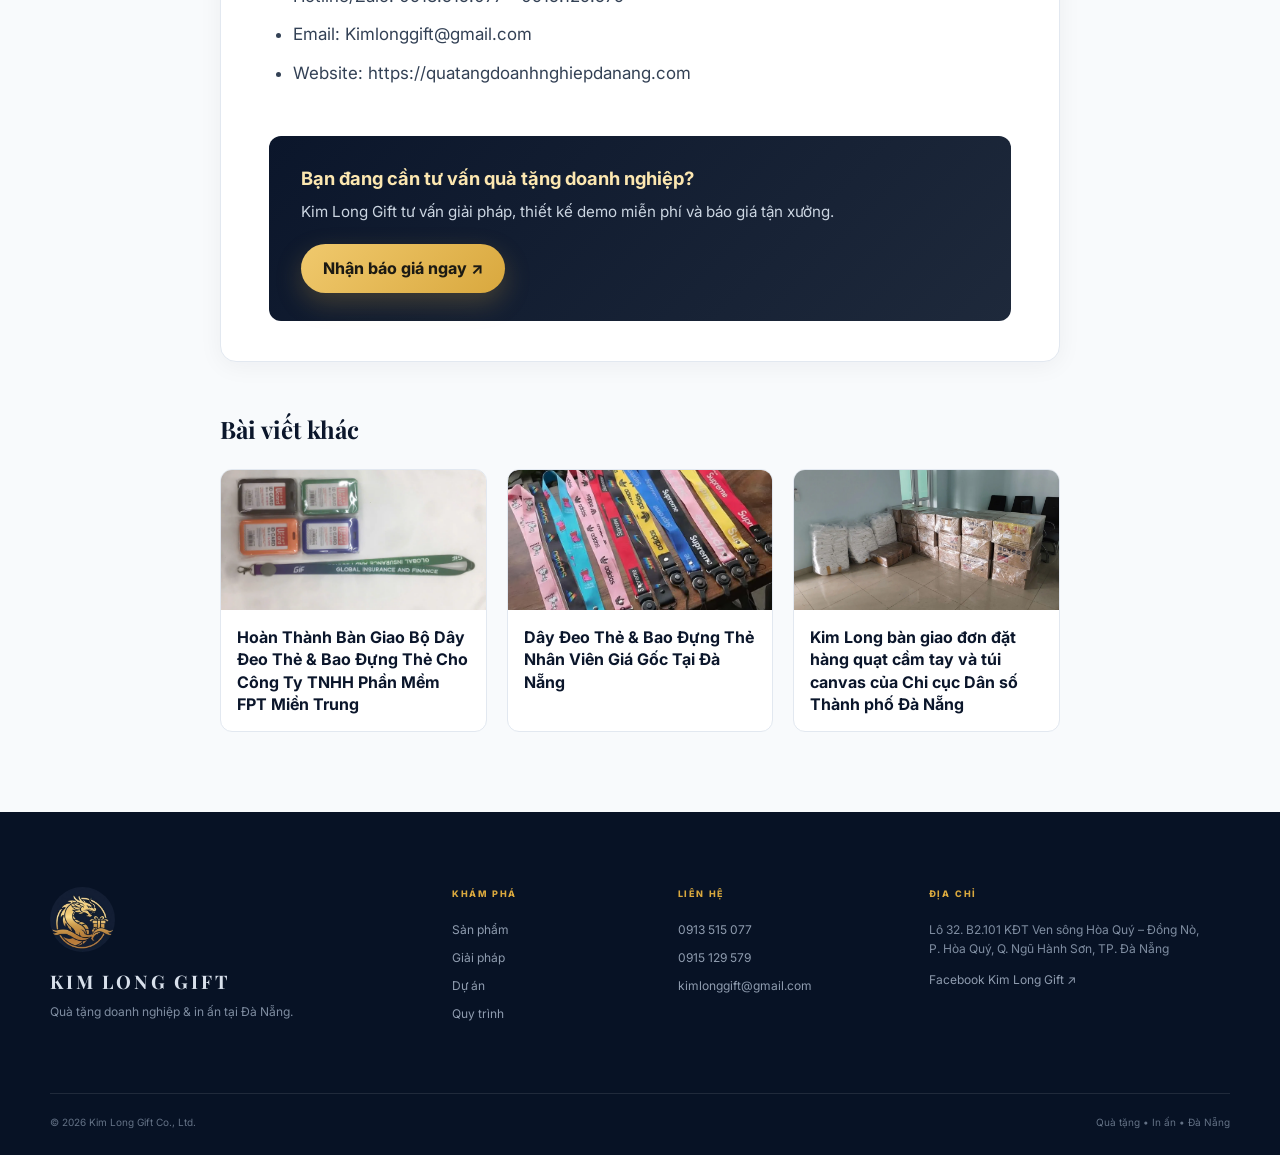
<file: bai-viet/2026-11-10-in-ô-dù-quảng-cáo-tại-đà-nẵng-xưởng-sản-xuất-dù-cầm-tay.html>
<!doctype html>
<html lang="vi">
<head>
  <meta charset="utf-8">
  <meta name="viewport" content="width=device-width,initial-scale=1">
  <meta name="theme-color" content="#0b162b">
  
  <title>In Ô Dù Quảng Cáo Tại Đà Nẵng - Xưởng Sản Xuất Dù Cầm Tay  | Kim Long Gift Đà Nẵng</title>
  <meta name="description" content="Xưởng in ô dù cầm tay quảng cáo giá gốc tại Đà Nẵng. Chuyên sản xuất ô dù gấp gọn, dù thẳng cán thẳng, dù golf in logo cho doanh nghiệp, resort, khách sạn. Free thiết kế">
  <link rel="canonical" href="https://quatangdoanhnghiepdanang.com/bai-viet/2026-11-10-in-ô-dù-quảng-cáo-tại-đà-nẵng-xưởng-sản-xuất-dù-cầm-tay.html">
  
  <!-- Open Graph / Facebook -->
  <meta property="og:type" content="article">
  <meta property="og:url" content="https://quatangdoanhnghiepdanang.com/bai-viet/2026-11-10-in-ô-dù-quảng-cáo-tại-đà-nẵng-xưởng-sản-xuất-dù-cầm-tay.html">
  <meta property="og:title" content="In Ô Dù Quảng Cáo Tại Đà Nẵng - Xưởng Sản Xuất Dù Cầm Tay  | Kim Long Gift Đà Nẵng">
  <meta property="og:description" content="Xưởng in ô dù cầm tay quảng cáo giá gốc tại Đà Nẵng. Chuyên sản xuất ô dù gấp gọn, dù thẳng cán thẳng, dù golf in logo cho doanh nghiệp, resort, khách sạn. Free thiết kế">
  <meta property="og:image" content="https://quatangdoanhnghiepdanang.com/assets/uploads/1792470446120_1563194134569779506_5383140755109698359_19dac8cba4a40ceb16eae342f3d29ced.webp">
  
  <!-- Twitter -->
  <meta property="twitter:card" content="summary_large_image">
  <meta property="twitter:url" content="https://quatangdoanhnghiepdanang.com/bai-viet/2026-11-10-in-ô-dù-quảng-cáo-tại-đà-nẵng-xưởng-sản-xuất-dù-cầm-tay.html">
  <meta property="twitter:title" content="In Ô Dù Quảng Cáo Tại Đà Nẵng - Xưởng Sản Xuất Dù Cầm Tay  | Kim Long Gift Đà Nẵng">
  <meta property="twitter:description" content="Xưởng in ô dù cầm tay quảng cáo giá gốc tại Đà Nẵng. Chuyên sản xuất ô dù gấp gọn, dù thẳng cán thẳng, dù golf in logo cho doanh nghiệp, resort, khách sạn. Free thiết kế">
  <meta property="twitter:image" content="https://quatangdoanhnghiepdanang.com/assets/uploads/1792470446120_1563194134569779506_5383140755109698359_19dac8cba4a40ceb16eae342f3d29ced.webp">

  <link rel="icon" href="/assets/logo-mark.jpg">
  <link rel="preconnect" href="https://fonts.googleapis.com">
  <link rel="preconnect" href="https://fonts.gstatic.com" crossorigin>
  <link rel="stylesheet" href="https://fonts.googleapis.com/css2?family=Playfair+Display:wght@400;500;600&family=Inter:wght@400;600;700;800&display=swap&subset=vietnamese,latin">
  <link rel="stylesheet" href="/styles.css">
  
  <!-- Schema.org JSON-LD -->
  <script type="application/ld+json">
  {
  "@context": "https://schema.org",
  "@type": "BlogPosting",
  "headline": "In Ô Dù Quảng Cáo Tại Đà Nẵng - Xưởng Sản Xuất Dù Cầm Tay ",
  "description": "Xưởng in ô dù cầm tay quảng cáo giá gốc tại Đà Nẵng. Chuyên sản xuất ô dù gấp gọn, dù thẳng cán thẳng, dù golf in logo cho doanh nghiệp, resort, khách sạn. Free thiết kế",
  "mainEntityOfPage": {
    "@type": "WebPage",
    "@id": "https://quatangdoanhnghiepdanang.com/bai-viet/2026-11-10-in-ô-dù-quảng-cáo-tại-đà-nẵng-xưởng-sản-xuất-dù-cầm-tay.html"
  },
  "publisher": {
    "@type": "Organization",
    "name": "Kim Long Gift",
    "logo": {
      "@type": "ImageObject",
      "url": "https://quatangdoanhnghiepdanang.com/assets/logo-mark.jpg"
    }
  },
  "image": "https://quatangdoanhnghiepdanang.com/assets/uploads/1792470446120_1563194134569779506_5383140755109698359_19dac8cba4a40ceb16eae342f3d29ced.webp",
  "datePublished": "2026-11-10T11:34:00",
  "dateModified": "2026-11-10T11:34:00"
}
  </script>
</head>
<body class="single-post-page">
  <div class="topbar">
    <div class="container topbar-inner">
      <span>QUÀ TẶNG DOANH NGHIỆP &amp; IN ẤN TẠI ĐÀ NẴNG</span>
      <div class="top-links">
        <a href="tel:+84913515077">0913 515 077</a>
        <span>•</span>
        <a href="mailto:kimlonggift@gmail.com">kimlonggift@gmail.com</a>
      </div>
    </div>
  </div>

  <header class="site-header">
    <div class="container nav-wrap">
      <a class="brand" href="/">
        <img src="/assets/logo-mark.jpg" alt="Kim Long Gift" class="brand-logo">
        <div class="brand-copy"><strong>KIM LONG</strong><span>GIFT CO., LTD</span></div>
      </a>
      <button class="menu-toggle" aria-label="Mở menu" aria-expanded="false">☰</button>
      <nav class="nav" id="nav">
        <a href="/#products">Sản phẩm</a>
        <a href="/#solutions">Giải pháp</a>
        <a href="/#projects">Dự án</a>
        <a href="/#process">Quy trình</a>
        <a href="/#news">Tin tức</a>
        <a href="/#about">Về Kim Long</a>
        <a href="/#contact">Liên hệ</a>
        <button class="btn btn-gold nav-cta" data-open-quote>Nhận báo giá</button>
      </nav>
    </div>
  </header>

  <main class="post-single-main">
    <div class="container post-container">
      <nav class="breadcrumb" aria-label="Breadcrumb">
        <a href="/">Trang chủ</a> <span>/</span> <a href="/#news">Tin tức</a> <span>/</span> <span aria-current="page">In Ô Dù Quảng Cáo Tại Đà Nẵng - Xưởng Sản Xuất Dù Cầm Tay </span>
      </nav>

      <article class="post-article">
        <header class="post-header">
          <div class="post-meta-date"><time datetime="2026-11-10T11:34:00">Ngày đăng: 10/11/2026</time></div>
          <h1 class="post-title">In Ô Dù Quảng Cáo Tại Đà Nẵng - Xưởng Sản Xuất Dù Cầm Tay </h1>
        </header>

        <div class="post-feature-img"><img src="/assets/uploads/1792470446120_1563194134569779506_5383140755109698359_19dac8cba4a40ceb16eae342f3d29ced.webp" alt="In Ô Dù Quảng Cáo Tại Đà Nẵng - Xưởng Sản Xuất Dù Cầm Tay " loading="lazy"></div>

        <div class="post-lead-summary"><p>Xưởng in ô dù cầm tay quảng cáo giá gốc tại Đà Nẵng. Chuyên sản xuất ô dù gấp gọn, dù thẳng cán thẳng, dù golf in logo cho doanh nghiệp, resort, khách sạn. Free thiết kế</p></div>

        <div class="post-body">
          <h3>Ô Dù Quảng Cáo In Logo – Giải Pháp Marketing Phủ Sóng Thương Hiệu Ngoại Cảnh</h3>
<p>Trong chiến lược nhận diện thương hiệu ngoài trời, ô dù cầm tay in logo được đánh giá là một trong những ấn phẩm quà tặng B2B hiệu quả nhất. Không chỉ mang tính thiết thực cao giúp che nắng, che mưa, mỗi chiếc dù quảng cáo doanh nghiệp khi di chuyển trên đường phố hay xuất hiện tại các khách sạn, resort, sự kiện outdoor đều đóng vai trò như một &quot;biển quảng cáo di động&quot; thu hút mọi ánh nhìn.</p>
<p>Kim Long Gift (KILOGIFT) tự hào là xưởng sản xuất ô dù Đà Nẵng uy tín chuyên gia công, thiết kế và in ấn các dòng ô dù cầm tay chất lượng cao với giá gốc tận xưởng.</p>
<h3>Các Mẫu Dù Cầm Tay Quảng Cáo Được Đặt Hàng Nhiều Nhất</h3>
<p>#### 1. Dù Cầm Tay Gấp Gọn (Gấp 2, Gấp 3 Tự Động 2 Chiều)</p>
<p><img src="/assets/uploads/img_20260804_111941_1.webp" alt="" loading="lazy"></p>
<p><img src="/assets/uploads/img_20260804_112115_1.webp" alt="" loading="lazy"></p>
<ul>
<li>Đặc điểm: Thiết kế nhỏ gọn, dễ dàng bỏ vào balo, cốp xe hay túi xách.</li>
<li>Chất liệu: Vải Poly Pongee tráng bạc cao cấp chống tia UV, chống thấm nước tuyệt đối.</li>
</ul>
<p>![]()</p>
<ul>
<li>Ứng dụng: Quà tặng hội nghị, quà tặng nhân viên, quà tặng khách hàng doanh nghiệp dịp cuối năm.</li>
</ul>
<p>#### 2. Dù Thẳng Cán Thẳng / Dù Cán Cong Khung Kèo Chắc Chắn</p>
<p><img src="/assets/uploads/1794200066139_3545242486953781168_3545242486953781168_4f9a23674b92e3dfface61b06dbf9398.webp" alt="" loading="lazy"></p>
<ul>
<li><img src="/assets/uploads/1794200066524_3545242486953781168_3545242486953781168_604bc96d321f8cd94f65725261dc1831.webp" alt="" loading="lazy"></li>
</ul>
<p>Đặc điểm: Tán dù rộng (bán kính 60cm - 75cm), tán 8 múi hoặc 10 múi vững chắc, chịu gió tốt.</p>
<ul>
<li>Phối màu độc đáo: Nhận phối màu múi dù theo đúng bộ nhận diện thương hiệu (Cam - Trắng, Xanh - Trắng, Vàng, Đỏ đô, Xanh đen, Xanh lá...).</li>
<li>Ứng dụng: Quà tặng trang trọng cho Khách sạn, Resort, Trường học, Công ty Du lịch, Spa, Nhà hàng.</li>
</ul>
<h3>Năng Lực Sản Xuất &amp; Công Nghệ In Ấn Tại Kim Long Gift</h3>
<p>1. Công Nghệ In Sắc Nét: Sử dụng kỹ thuật in lụa hoặc in chuyển nhiệt hiện đại, đảm bảo logo và slogan hiển thị chuẩn hệ màu nhận diện, không phai màu hay bong tróc dưới thời tiết nắng mưa nghiệt ngã.</p>
<p>2. Khung Kèo Bền Bỉ: Khung hợp kim / khung Poly dẻo độ đàn hồi cao, chống lật ngược khi gặp gió lớn.</p>
<p>3. Giá Gốc Tận Xưởng: Trực tiếp sản xuất và may may đóng gói, tối ưu mọi chi phí gian gian cho khách hàng B2B.</p>
<p>4. Hỗ Trợ Trọn Gói: Miễn phí 100% chi phí thiết kế maquet demo 3D trước khi đưa vào sản xuất.</p>
<h3>Liên Hệ Đặt In Ô Dù Quảng Cáo Tại Đà Nẵng</h3>
<p>Quý Doanh nghiệp, Tập đoàn, Khách sạn, Trường học có nhu cầu đặt in ô dù quảng cáo tại Đà Nẵng xin vui lòng liên hệ:</p>
<ul>
<li>CÔNG TY TNHH QUÀ TẶNG KIM LONG (KILOGIFT)</li>
<li>Địa chỉ: 211 Phạm Xuân Thâm, phường Ngũ Hành Sơn, Thành phố Đà Nẵng</li>
<li>Hotline/Zalo: 0913.515.077 - 0915.129.579</li>
<li>Email: Kimlonggift@gmail.com</li>
<li>Website: https://<a href="https://quatangdoanhnghiepdanang.com/" target="_blank" rel="noopener">quatangdoanhnghiepdanang.com</a></li>
</ul>
        </div>

        <div class="post-share-banner">
          <div class="share-copy">
            <strong>Bạn đang cần tư vấn quà tặng doanh nghiệp?</strong>
            <p>Kim Long Gift tư vấn giải pháp, thiết kế demo miễn phí và báo giá tận xưởng.</p>
          </div>
          <button class="btn btn-gold" data-open-quote>Nhận báo giá ngay ↗</button>
        </div>
      </article>

      
        <section class="related-posts">
          <h3>Bài viết khác</h3>
          <div class="related-posts-grid">
            
            <a href="/bai-viet/2026-11-09-hoàn-thành-bàn-giao-400-bộ-dây-đeo-thẻ-bao-đựng-thẻ-cho-công-ty-tnhh-phần-mềm-fpt-miền-trung.html" class="related-post-card">
              <img src="/assets/uploads/1793680228418_5941605720085791735_g8560596947792469582_a2f9fe85a99c653b3b5d0e17a1c2da78.webp" alt="Hoàn Thành Bàn Giao Bộ Dây Đeo Thẻ &amp; Bao Đựng Thẻ Cho Công Ty TNHH Phần Mềm FPT Miền Trung">
              <h4>Hoàn Thành Bàn Giao Bộ Dây Đeo Thẻ &amp; Bao Đựng Thẻ Cho Công Ty TNHH Phần Mềm FPT Miền Trung</h4>
            </a>
            
            <a href="/bai-viet/2026-11-09-dây-đeo-thẻ-bao-đựng-thẻ-nhân-viên-giá-gốc-tại-đà-nẵng.html" class="related-post-card">
              <img src="/assets/uploads/44849592_289404191907199_6970224681475375104_n.webp" alt="Dây Đeo Thẻ &amp; Bao Đựng Thẻ Nhân Viên Giá Gốc Tại Đà Nẵng">
              <h4>Dây Đeo Thẻ &amp; Bao Đựng Thẻ Nhân Viên Giá Gốc Tại Đà Nẵng</h4>
            </a>
            
            <a href="/bai-viet/2026-11-07-kim-long-vừa-ra-mắt-sản-phẩm-mới.html" class="related-post-card">
              <img src="/assets/uploads/1794190518612_1563194134569779506_5902207542624164971_839ed7ef281dc1e8dda35bbfaa832363.webp" alt="Kim Long bàn giao đơn đặt hàng quạt cầm tay và túi canvas của Chi cục Dân số Thành phố Đà Nẵng">
              <h4>Kim Long bàn giao đơn đặt hàng quạt cầm tay và túi canvas của Chi cục Dân số Thành phố Đà Nẵng</h4>
            </a>
            
          </div>
        </section>
        
    </div>
  </main>

  <footer class="footer">
    <div class="container footer-grid">
      <div class="footer-brand">
        <img src="/assets/logo-mark.jpg" alt="Kim Long Gift">
        <h3>KIM LONG GIFT</h3>
        <p>Quà tặng doanh nghiệp &amp; in ấn tại Đà Nẵng.</p>
      </div>
      <div>
        <span class="footer-title">KHÁM PHÁ</span>
        <a href="/#products">Sản phẩm</a>
        <a href="/#solutions">Giải pháp</a>
        <a href="/#projects">Dự án</a>
        <a href="/#process">Quy trình</a>
      </div>
      <div>
        <span class="footer-title">LIÊN HỆ</span>
        <a href="tel:+84913515077">0913 515 077</a>
        <a href="tel:+84915129579">0915 129 579</a>
        <a href="mailto:kimlonggift@gmail.com">kimlonggift@gmail.com</a>
      </div>
      <div>
        <span class="footer-title">ĐỊA CHỈ</span>
        <p>Lô 32. B2.101 KĐT Ven sông Hòa Quý – Đồng Nò, P. Hòa Quý, Q. Ngũ Hành Sơn, TP. Đà Nẵng</p>
        <a href="https://www.facebook.com/kimlonggift" target="_blank" rel="noopener">Facebook Kim Long Gift ↗</a>
      </div>
    </div>
    <div class="container footer-bottom">
      <span>© 2026 Kim Long Gift Co., Ltd.</span>
      <span>Quà tặng • In ấn • Đà Nẵng</span>
    </div>
  </footer>

  <div class="mobile-bar">
    <a href="tel:+84913515077">☎ Gọi ngay</a>
    <a href="https://zalo.me/0913515077" target="_blank" rel="noopener">Zalo</a>
    <button data-open-quote>Báo giá</button>
  </div>

  <div class="modal" id="quoteModal" aria-hidden="true">
    <div class="modal-backdrop" data-close-quote></div>
    <div class="modal-panel">
      <button class="modal-close" data-close-quote aria-label="Đóng">×</button>
      <span class="section-kicker">NHẬN BÁO GIÁ</span>
      <h2>Hãy cho Kim Long biết<br><em>bạn đang cần gì.</em></h2>
      <form id="quoteForm">
        <div class="form-grid">
          <label>Họ tên *<input name="name" required placeholder="Nguyễn Văn A"></label>
          <label>Công ty<input name="company" placeholder="Tên doanh nghiệp"></label>
        </div>
        <div class="form-grid">
          <label>Số điện thoại *<input name="phone" required type="tel" placeholder="09xx xxx xxx"></label>
          <label>Sản phẩm cần tìm
            <select name="product">
              <option>Mũ bảo hiểm</option>
              <option>Ô / dù</option>
              <option>Cốc / ly</option>
              <option>Bình giữ nhiệt</option>
              <option>Bút quà tặng</option>
              <option>Sản phẩm khác</option>
            </select>
          </label>
        </div>
        <div class="form-grid">
          <label>Số lượng dự kiến<input name="quantity" placeholder="Ví dụ: 500 sản phẩm"></label>
          <label>Thời gian cần hàng<input name="deadline" placeholder="Ví dụ: 20/10/2026"></label>
        </div>
        <label>Ghi chú<textarea name="note" rows="3" placeholder="Màu sắc, logo, ngân sách hoặc yêu cầu đặc biệt..."></textarea></label>
        <button class="btn btn-gold btn-lg full" type="submit">Gửi yêu cầu qua email ↗</button>
      </form>
    </div>
  </div>

  <script src="/script.js"></script>
</body>
</html>
</file>
<file: styles.css>
:root{--navy:#0b162b;--navy2:#101f38;--gold:#d9a83e;--gold2:#f0c96d;--ink:#172235;--muted:#667085;--paper:#f7f6f1;--white:#fff;--line:rgba(11,22,43,.12);--shadow:0 24px 70px rgba(11,22,43,.13);--radius:22px;--serif:"Playfair Display",Georgia,"Times New Roman",serif;--sans:"Inter","Segoe UI",system-ui,-apple-system,BlinkMacSystemFont,sans-serif}*{box-sizing:border-box}html{scroll-behavior:smooth}body{margin:0;font-family:var(--sans);color:var(--ink);background:var(--paper);line-height:1.6}button,a,input,select,textarea{font:inherit}a{text-decoration:none;color:inherit}img{display:block;max-width:100%}.container{width:min(1180px,calc(100% - 48px));margin:auto}.topbar{background:#071225;color:#dbe3f0;font-size:12px;letter-spacing:.08em}.topbar-inner{min-height:34px;display:flex;align-items:center;justify-content:space-between}.top-links{display:flex;gap:14px}.site-header{position:sticky;top:0;z-index:50;background:rgba(247,246,241,.94);backdrop-filter:blur(16px);border-bottom:1px solid var(--line)}.nav-wrap{height:78px;display:flex;align-items:center;justify-content:space-between}.brand{display:flex;align-items:center;gap:11px}.brand-logo{width:50px;height:50px;border-radius:50%;object-fit:cover}.brand-copy{display:flex;flex-direction:column;line-height:1}.brand-copy strong{font-family:var(--serif);font-size:19px;letter-spacing:.12em}.brand-copy span{font-size:8px;letter-spacing:.24em;margin-top:6px;color:#7b8493}.nav{display:flex;align-items:center;gap:28px;font-size:14px;font-weight:600}.nav a{color:#394456;transition:.2s}.nav a:hover{color:var(--gold)}.btn{border:0;cursor:pointer;border-radius:999px;padding:12px 22px;font-weight:750;transition:transform .2s,box-shadow .2s,background .2s}.btn:hover{transform:translateY(-2px)}.btn-gold{background:linear-gradient(135deg,var(--gold2),var(--gold));color:#1c1a13;box-shadow:0 10px 26px rgba(217,168,62,.25)}.btn-outline{border:1px solid rgba(255,255,255,.28);color:#fff;background:transparent}.btn-light{background:#fff;color:var(--navy)}.btn-lg{padding:15px 25px}.menu-toggle{display:none;background:none;border:0;font-size:26px}.hero{min-height:calc(100vh - 112px);display:flex;align-items:center;position:relative;overflow:hidden;background:var(--navy);color:#fff}.hero:before{content:"";position:absolute;inset:0;background:radial-gradient(circle at 80% 20%,rgba(217,168,62,.16),transparent 34%),linear-gradient(125deg,#071225 0%,#0b162b 58%,#10213d 100%)}.hero:after{content:"";position:absolute;right:-120px;bottom:-250px;width:620px;height:620px;border:1px solid rgba(217,168,62,.18);border-radius:50%;box-shadow:0 0 0 80px rgba(217,168,62,.025),0 0 0 160px rgba(217,168,62,.018)}.hero-grid{position:relative;z-index:2;display:grid;grid-template-columns:1fr .95fr;gap:80px;align-items:center;padding:88px 0}.eyebrow,.section-kicker{font-size:11px;font-weight:800;letter-spacing:.2em;color:var(--gold);display:inline-flex;align-items:center;gap:9px}.eyebrow span{width:28px;height:1px;background:var(--gold)}h1,h2,h3,p{margin-top:0}h1{font-family:var(--serif);font-weight:500;font-size:clamp(58px,7vw,92px);line-height:.98;letter-spacing:-.045em;margin:25px 0}h1 em,h2 em{font-style:normal;color:var(--gold)}.hero-lead{max-width:600px;color:#b8c3d4;font-size:18px;line-height:1.75}.hero-actions{display:flex;gap:12px;margin:34px 0}.trust-row{display:flex;gap:34px;padding-top:27px;border-top:1px solid rgba(255,255,255,.12);max-width:600px}.trust-row div{display:flex;flex-direction:column}.trust-row strong{font-size:15px;color:#fff}.trust-row span{font-size:11px;color:#8997aa;margin-top:3px}.hero-showcase{position:relative;min-height:570px}.hero-card{overflow:hidden;border-radius:26px;box-shadow:0 30px 80px rgba(0,0,0,.35)}.main-card{position:absolute;width:72%;height:430px;right:9%;top:50px;border:1px solid rgba(255,255,255,.16)}.hero-card img{width:100%;height:100%;object-fit:cover}.main-card:after{content:"";position:absolute;inset:0;background:linear-gradient(180deg,transparent 58%,rgba(0,0,0,.6))}.floating-tag{position:absolute;z-index:2;bottom:24px;left:25px;background:rgba(7,18,37,.82);border:1px solid rgba(255,255,255,.14);padding:10px 14px;border-radius:999px;font-size:11px}.dot{display:inline-block;width:7px;height:7px;background:#67d391;border-radius:50%;margin-right:7px}.small-card{position:absolute;width:145px;height:165px;border:8px solid #f0ece0}.small-one{left:0;bottom:62px;transform:rotate(-6deg)}.small-two{right:0;bottom:5px;transform:rotate(5deg)}.seal{position:absolute;left:35px;top:10px;width:100px;height:100px;border:1px solid rgba(217,168,62,.6);border-radius:50%;background:#0b162b;display:flex;flex-direction:column;align-items:center;justify-content:center;box-shadow:0 15px 40px rgba(0,0,0,.3)}.seal span{font-family:var(--serif);color:var(--gold);font-size:26px}.seal small{font-size:8px;letter-spacing:.25em;color:#aeb8c8}.scroll-hint{position:absolute;z-index:2;bottom:24px;left:50%;transform:translateX(-50%);font-size:11px;color:#8c99aa;letter-spacing:.1em}.scroll-hint span{margin-left:12px;color:var(--gold)}.section{padding:120px 0}.section-head{margin-bottom:58px}.section-head.centered{text-align:center;max-width:760px;margin-left:auto;margin-right:auto}.section-head h2{font-family:var(--serif);font-size:clamp(40px,5vw,62px);font-weight:500;line-height:1.05;letter-spacing:-.04em;margin:14px 0 20px}.section-head p{color:var(--muted);max-width:690px;margin:0 auto}.row-head{display:flex;justify-content:space-between;align-items:end;gap:30px}.row-head .head-note{max-width:370px;margin:0}.text-link{font-weight:750;border-bottom:1px solid var(--gold);padding-bottom:5px}.text-link span{color:var(--gold);margin-left:8px}.feature-grid{display:grid;grid-template-columns:repeat(4,1fr);border-top:1px solid var(--line);border-bottom:1px solid var(--line)}.feature-card{padding:38px 30px;border-right:1px solid var(--line);position:relative}.feature-card:last-child{border-right:0}.feature-no{font-size:11px;color:#9aa2ad;letter-spacing:.15em}.feature-icon{font-size:29px;color:var(--gold);margin:25px 0 18px}.feature-card h3{font-family:var(--serif);font-size:22px;font-weight:500}.feature-card p{color:var(--muted);font-size:14px}.products{background:#fff}.product-grid{display:grid;grid-template-columns:repeat(3,1fr);gap:18px}.product-card{display:flex;flex-direction:column;border:1px solid var(--line);border-radius:var(--radius);overflow:hidden;background:#fff;transition:.25s;box-shadow:0 4px 20px rgba(11,22,43,.03)}.product-card:hover{transform:translateY(-5px);box-shadow:var(--shadow)}.product-image{height:300px;position:relative;background:#e9e5da;overflow:hidden}.product-image img{width:100%;height:100%;object-fit:cover;transition:.5s}.product-card:hover .product-image img{transform:scale(1.04)}.product-label{position:absolute;top:15px;left:15px;background:var(--navy);color:var(--gold2);padding:7px 10px;border-radius:999px;font-size:9px;letter-spacing:.14em;font-weight:800}.product-body{padding:25px}.product-body>span{font-size:10px;color:#8b94a3;letter-spacing:.18em;font-weight:800}.product-body h3{font-family:var(--serif);font-size:25px;font-weight:500;margin:8px 0}.product-body p{color:var(--muted);font-size:13px;margin-bottom:18px}.product-body a{font-weight:750;font-size:13px;color:var(--navy)}.dark{background:var(--navy);color:#fff}.light p{color:#aeb9ca}.industry-grid{display:grid;grid-template-columns:repeat(3,1fr);border-top:1px solid rgba(255,255,255,.14);border-left:1px solid rgba(255,255,255,.14)}.industry-card{padding:36px;border-right:1px solid rgba(255,255,255,.14);border-bottom:1px solid rgba(255,255,255,.14);min-height:220px;position:relative}.industry-card span{color:var(--gold);font-size:10px;letter-spacing:.2em}.industry-card h3{font-family:var(--serif);font-weight:500;font-size:27px;margin:35px 0 10px}.industry-card p{color:#99a6b9;font-size:13px;max-width:300px}.industry-card b{position:absolute;right:30px;bottom:30px;color:var(--gold);font-size:20px}.projects{background:var(--paper)}.project-mosaic{display:grid;grid-template-columns:1.35fr .75fr .75fr;grid-auto-rows:280px;gap:15px}.project{position:relative;overflow:hidden;border-radius:18px;background:#ddd}.project.large{grid-row:span 2}.project img{width:100%;height:100%;object-fit:cover;transition:.5s}.project:hover img{transform:scale(1.05)}.project:after{content:"";position:absolute;inset:35% 0 0;background:linear-gradient(transparent,rgba(0,0,0,.78))}.project-caption{position:absolute;z-index:2;left:22px;bottom:20px;color:#fff;display:flex;flex-direction:column}.project-caption span{font-size:9px;letter-spacing:.18em;color:var(--gold2);font-weight:800}.project-caption strong{font-family:var(--serif);font-size:20px;font-weight:500}.process{background:#fff}.process-line{display:grid;grid-template-columns:repeat(6,1fr);gap:0;border-top:1px solid var(--line);padding-top:45px}.process-step{padding:0 20px;border-right:1px solid var(--line)}.process-step:first-child{padding-left:0}.process-step:last-child{border:0}.process-step>span{display:flex;width:38px;height:38px;border:1px solid var(--gold);border-radius:50%;align-items:center;justify-content:center;color:var(--gold);font-size:10px;font-weight:800}.process-step h3{font-family:var(--serif);font-weight:500;font-size:20px;margin:20px 0 7px}.process-step p{color:var(--muted);font-size:12px}.quality-band{padding:82px 0;background:#ece9df}.quality-grid{display:grid;grid-template-columns:.7fr 1.3fr;gap:100px;align-items:start}.quality-intro h2{font-family:var(--serif);font-size:clamp(38px,4.2vw,54px);font-weight:500;line-height:1;margin:14px 0}.quality-items{display:grid;grid-template-columns:1fr 1fr;gap:0;border-top:1px solid rgba(11,22,43,.15)}.quality-item{padding:25px 25px 25px 0;border-bottom:1px solid rgba(11,22,43,.15)}.quality-item:nth-child(odd){border-right:1px solid rgba(11,22,43,.15);padding-right:35px}.quality-item:nth-child(even){padding-left:35px}.quality-item strong{display:block;font-size:13px;letter-spacing:.15em}.quality-item span{display:block;color:var(--muted);font-size:14px;margin-top:8px}.about{background:#fff}.about-grid{display:grid;grid-template-columns:.9fr 1.1fr;gap:100px;align-items:center}.about-visual{position:relative}.about-image{height:520px;border-radius:28px;overflow:hidden;background:#e6e0d3}.about-image img{width:100%;height:100%;object-fit:cover}.about-stamp{position:absolute;right:-35px;bottom:35px;width:150px;height:150px;background:var(--navy);color:var(--gold);border-radius:50%;border:1px solid var(--gold);display:flex;flex-direction:column;justify-content:center;align-items:center;transform:rotate(8deg);box-shadow:0 20px 45px rgba(0,0,0,.2)}.about-stamp span{font-family:var(--serif);font-size:17px;letter-spacing:.1em}.about-stamp small{font-size:7px;letter-spacing:.15em;margin-top:5px}.about-copy h2{font-family:var(--serif);font-size:clamp(38px,4.2vw,54px);line-height:1.04;font-weight:500;margin:15px 0 25px}.about-copy>p{color:var(--muted);font-size:15px}.about-contact{display:flex;gap:45px;border-top:1px solid var(--line);padding-top:25px;margin-top:35px}.about-contact div{display:flex;flex-direction:column}.about-contact span{font-size:9px;letter-spacing:.17em;color:#8a94a2}.about-contact a{font-weight:750;margin-top:4px}.cta{background:var(--navy);color:#fff;padding:90px 0}.cta-inner{display:flex;justify-content:space-between;align-items:end;gap:40px}.cta h2{font-family:var(--serif);font-weight:500;font-size:clamp(38px,4.2vw,54px);line-height:1.02;margin:13px 0 20px}.cta p{color:#a9b5c7}.cta-actions{display:flex;gap:12px;flex-shrink:0}.footer{background:#071225;color:#d8e0eb;padding:75px 0 25px}.footer-grid{display:grid;grid-template-columns:1.4fr .7fr .8fr 1.2fr;gap:50px;padding-bottom:60px}.footer-brand img{width:65px;height:65px;border-radius:50%;object-fit:cover}.footer-brand h3{font-family:var(--serif);letter-spacing:.15em;margin:15px 0 5px}.footer p{color:#7f8da1;font-size:12px;max-width:280px}.footer>div:not(.footer-bottom) a{display:block;color:#8f9caf;font-size:12px;margin:9px 0}.footer-title{display:block;font-size:9px;letter-spacing:.2em;color:var(--gold);margin-bottom:18px;font-weight:800}.footer-bottom{border-top:1px solid rgba(255,255,255,.1);padding-top:20px;display:flex;justify-content:space-between;color:#647286;font-size:10px}.mobile-bar{display:none}.modal{display:none;position:fixed;inset:0;z-index:100}.modal.open{display:flex;align-items:center;justify-content:center}.modal-backdrop{position:absolute;inset:0;background:rgba(4,10,20,.76);backdrop-filter:blur(5px)}.modal-panel{position:relative;z-index:2;width:min(680px,calc(100% - 30px));max-height:92vh;overflow:auto;background:#fff;border-radius:25px;padding:42px;box-shadow:0 30px 100px rgba(0,0,0,.4)}.modal-panel h2{font-family:var(--serif);font-weight:500;font-size:40px;line-height:1.05;margin:12px 0 28px}.modal-close{position:absolute;right:20px;top:15px;border:0;background:none;font-size:30px;cursor:pointer;color:#647286}.form-grid{display:grid;grid-template-columns:1fr 1fr;gap:14px}form label{display:block;font-size:11px;font-weight:750;color:#475467;margin-bottom:14px}input,select,textarea{display:block;width:100%;border:1px solid #d9dee7;border-radius:12px;padding:12px 13px;margin-top:6px;outline:none;background:#fafafa;color:var(--ink)}input:focus,select:focus,textarea:focus{border-color:var(--gold);box-shadow:0 0 0 3px rgba(217,168,62,.12)}textarea{resize:vertical}.full{width:100%}.form-note{text-align:center;font-size:11px;color:#8993a2;margin:13px 0 0}.form-note a{color:var(--navy);font-weight:800}.reveal{opacity:0;transform:translateY(22px);transition:opacity .7s ease,transform .7s ease}.reveal.visible{opacity:1;transform:none}@media(max-width:950px){.container{width:min(100% - 32px,720px)}.topbar{display:none}.nav-wrap{height:68px}.menu-toggle{display:block}.nav{display:none;position:absolute;left:0;right:0;top:68px;background:#fff;padding:20px 22px 28px;border-bottom:1px solid var(--line);flex-direction:column;align-items:stretch;gap:16px}.nav.open{display:flex}.nav-cta{text-align:center}.hero-grid{grid-template-columns:1fr;gap:20px;padding:70px 0 95px}.hero-showcase{min-height:440px}.main-card{height:360px;width:75%;right:5%;top:35px}.small-card{width:125px;height:145px}.seal{left:8px}.feature-grid{grid-template-columns:1fr 1fr}.feature-card:nth-child(2){border-right:0}.feature-card:nth-child(1),.feature-card:nth-child(2){border-bottom:1px solid var(--line)}.product-grid{grid-template-columns:1fr 1fr}.industry-grid{grid-template-columns:1fr 1fr}.process-line{grid-template-columns:1fr 1fr;gap:35px}.process-step{border-right:0;border-bottom:1px solid var(--line);padding:0 0 25px}.quality-grid,.about-grid{grid-template-columns:1fr;gap:45px}.about-stamp{right:10px}.cta-inner{display:block}.cta-actions{margin-top:30px}.footer-grid{grid-template-columns:1fr 1fr}.mobile-bar{display:grid;grid-template-columns:1fr 1fr 1fr;position:fixed;z-index:60;bottom:0;left:0;right:0;background:#fff;box-shadow:0 -8px 30px rgba(0,0,0,.12)}.mobile-bar a,.mobile-bar button{border:0;background:#fff;padding:13px 5px;text-align:center;font-weight:800;font-size:12px}.mobile-bar button{background:var(--gold);color:#111}.scroll-hint{display:none}}@media(max-width:620px){.container{width:calc(100% - 28px)}.brand-copy strong{font-size:16px}.hero{min-height:auto}.hero-grid{padding:58px 0 70px}.hero h1{font-size:58px}.hero-lead{font-size:15px}.hero-actions{flex-direction:column}.hero-actions .btn{text-align:center}.hero-showcase{min-height:380px}.main-card{height:300px;width:78%;right:3%}.small-one{bottom:18px}.small-two{bottom:0}.seal{width:80px;height:80px}.seal span{font-size:20px}.section{padding:80px 0}.row-head{display:block}.row-head .text-link{display:inline-block;margin-top:25px}.feature-grid,.product-grid,.industry-grid,.quality-items,.footer-grid,.form-grid{grid-template-columns:1fr}.feature-card{border-right:0!important;border-bottom:1px solid var(--line)}.feature-card:last-child{border-bottom:0}.product-image{height:280px}.project-mosaic{grid-template-columns:1fr 1fr;grid-auto-rows:220px}.project.large{grid-column:span 2;grid-row:span 1}.quality-item:nth-child(odd){border-right:0;padding-right:0}.quality-item:nth-child(even){padding-left:0}.about-image{height:420px}.about-contact{display:block}.about-contact div{margin-bottom:15px}.cta-actions{flex-direction:column}.footer-bottom{padding-bottom:60px;display:block}.footer-bottom span{display:block;margin-bottom:5px}.modal-panel{padding:32px 20px}.modal-panel h2{font-size:34px}}

/* News section styles */
.news-grid {
  display: grid;
  grid-template-columns: repeat(auto-fit, minmax(320px, 1fr));
  gap: 28px;
  margin-top: 32px;
}
.news-card {
  background: #ffffff;
  border: 1px solid #e5e7eb;
  border-radius: 12px;
  overflow: hidden;
  display: flex;
  flex-direction: column;
  transition: transform .2s ease, box-shadow .2s ease;
}
.news-card:hover {
  transform: translateY(-4px);
  box-shadow: 0 12px 24px rgba(11, 22, 43, 0.08);
}
.news-card-img {
  width: 100%;
  height: 210px;
  object-fit: cover;
  background: #f1f5f9;
}
.news-card-body {
  padding: 24px;
  display: flex;
  flex-direction: column;
  flex: 1;
}
.news-date {
  font-size: 0.82rem;
  color: #94a3b8;
  font-weight: 600;
  text-transform: uppercase;
  letter-spacing: .05em;
  margin-bottom: 8px;
}
.news-title {
  font-size: 1.18rem;
  line-height: 1.4;
  margin: 0 0 12px;
  color: #0b162b;
}
.news-summary {
  font-size: 0.94rem;
  color: #64748b;
  line-height: 1.6;
  margin: 0 0 16px;
  flex: 1;
}
.news-btn {
  display: inline-flex;
  align-items: center;
  gap: 6px;
  color: #b78a3c;
  font-weight: 700;
  font-size: 0.9rem;
  text-decoration: none;
  cursor: pointer;
  background: none;
  border: none;
  padding: 0;
}
.news-btn:hover {
  text-decoration: underline;
}
.post-detail-modal {
  max-width: 720px;
  max-height: 85vh;
  overflow-y: auto;
}
.post-detail-content {
  color: #334155;
  line-height: 1.7;
  font-size: 1rem;
  margin-top: 20px;
  white-space: pre-line;
}

/* Single Post Detail Page Styles */
.post-single-main {
  padding: 40px 0 80px;
  background: #f8fafc;
  min-height: 70vh;
}
.post-container {
  max-width: 840px;
  margin: 0 auto;
}
.breadcrumb {
  font-size: 0.9rem;
  color: #64748b;
  margin-bottom: 28px;
  display: flex;
  flex-wrap: wrap;
  gap: 8px;
  align-items: center;
}
.breadcrumb a {
  color: #0b162b;
  text-decoration: none;
  font-weight: 500;
}
.breadcrumb a:hover {
  color: #b78a3c;
  text-decoration: underline;
}
.breadcrumb span[aria-current="page"] {
  color: #94a3b8;
  white-space: nowrap;
  overflow: hidden;
  text-overflow: ellipsis;
  max-width: 380px;
}
.post-article {
  background: #ffffff;
  padding: 40px 48px;
  border-radius: 16px;
  box-shadow: 0 4px 24px rgba(11, 22, 43, 0.05);
  border: 1px solid #e2e8f0;
}
.post-header {
  margin-bottom: 24px;
}
.post-meta-date {
  font-size: 0.88rem;
  color: #b78a3c;
  font-weight: 700;
  text-transform: uppercase;
  letter-spacing: .05em;
  margin-bottom: 12px;
}
.post-title {
  font-family: 'Playfair Display', serif;
  font-size: 2.2rem;
  line-height: 1.3;
  color: #0b162b;
  margin: 0;
}
.post-feature-img {
  margin: 28px 0;
  border-radius: 12px;
  overflow: hidden;
  background: #f1f5f9;
}
.post-feature-img img {
  width: 100%;
  max-height: 480px;
  object-fit: cover;
  display: block;
}
.post-lead-summary {
  background: #f8fafc;
  border-left: 4px solid #b78a3c;
  padding: 16px 20px;
  margin-bottom: 28px;
  border-radius: 0 8px 8px 0;
}
.post-lead-summary p {
  margin: 0;
  font-size: 1.05rem;
  font-style: italic;
  color: #475569;
  line-height: 1.6;
}
.post-body {
  font-size: 1.06rem;
  line-height: 1.8;
  color: #334155;
}
.post-body p {
  margin-bottom: 20px;
}
.post-body h2, .post-body h3 {
  font-family: 'Playfair Display', serif;
  color: #0b162b;
  margin-top: 32px;
  margin-bottom: 16px;
}
.post-body ul {
  padding-left: 24px;
  margin-bottom: 20px;
}
.post-body li {
  margin-bottom: 8px;
}
.post-body img {
  max-width: 100%;
  border-radius: 8px;
  margin: 20px 0;
}
.post-share-banner {
  margin-top: 48px;
  padding: 28px 32px;
  background: linear-gradient(135deg, #0b162b 0%, #1e293b 100%);
  border-radius: 12px;
  color: #ffffff;
  display: flex;
  align-items: center;
  justify-content: space-between;
  gap: 20px;
  flex-wrap: wrap;
}
.share-copy strong {
  font-size: 1.15rem;
  display: block;
  margin-bottom: 6px;
  color: #fce7b0;
}
.share-copy p {
  margin: 0;
  font-size: 0.95rem;
  color: #cbd5e1;
}
.related-posts {
  margin-top: 48px;
}
.related-posts h3 {
  font-family: 'Playfair Display', serif;
  font-size: 1.5rem;
  color: #0b162b;
  margin-bottom: 20px;
}
.related-posts-grid {
  display: grid;
  grid-template-columns: repeat(auto-fit, minmax(240px, 1fr));
  gap: 20px;
}
.related-post-card {
  background: #ffffff;
  border: 1px solid #e2e8f0;
  border-radius: 12px;
  overflow: hidden;
  text-decoration: none;
  color: inherit;
  transition: transform .2s ease, box-shadow .2s ease;
  display: flex;
  flex-direction: column;
}
.related-post-card:hover {
  transform: translateY(-4px);
  box-shadow: 0 8px 20px rgba(0,0,0,0.06);
}
.related-post-card img {
  width: 100%;
  height: 140px;
  object-fit: cover;
  background: #f1f5f9;
}
.related-post-card h4 {
  padding: 16px;
  margin: 0;
  font-size: 1rem;
  line-height: 1.4;
  color: #0b162b;
}

@media (max-width: 768px) {
  .post-article {
    padding: 24px 20px;
  }
  .post-title {
    font-size: 1.7rem;
  }
}
</file>
